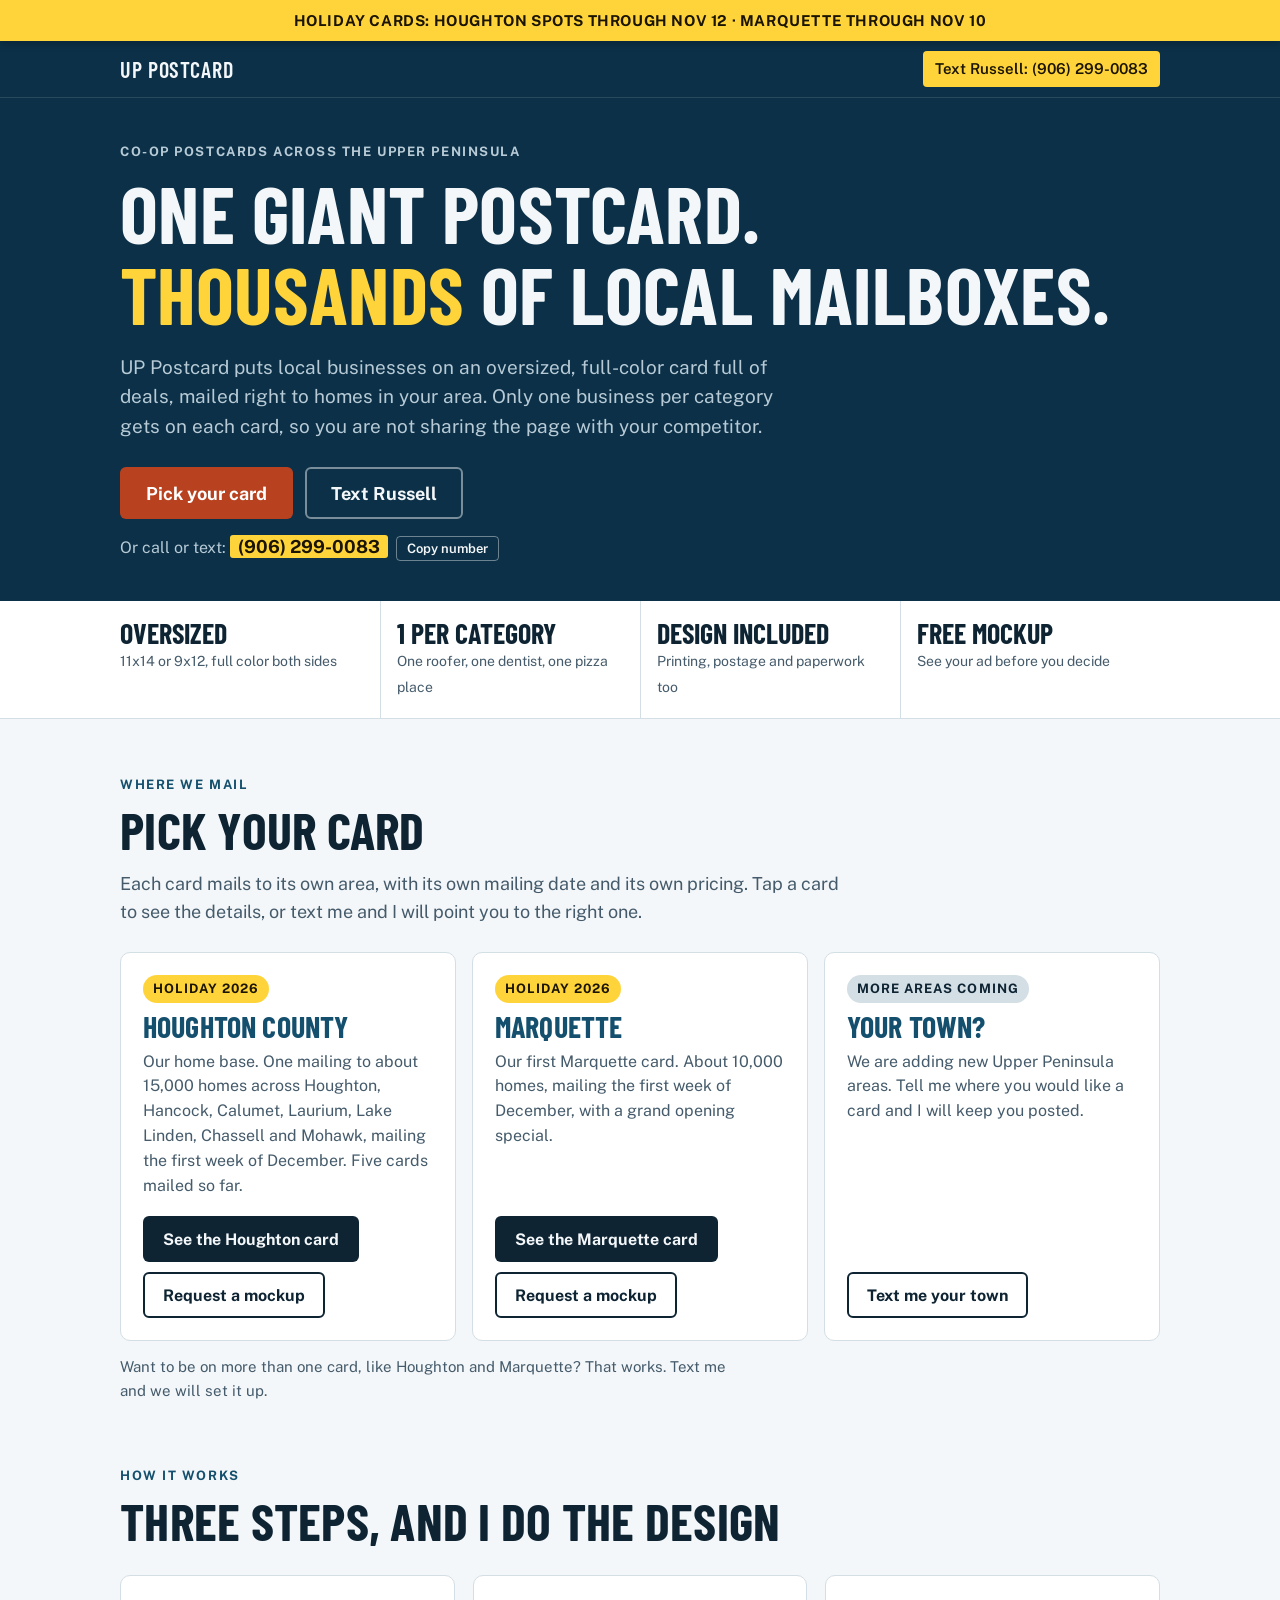
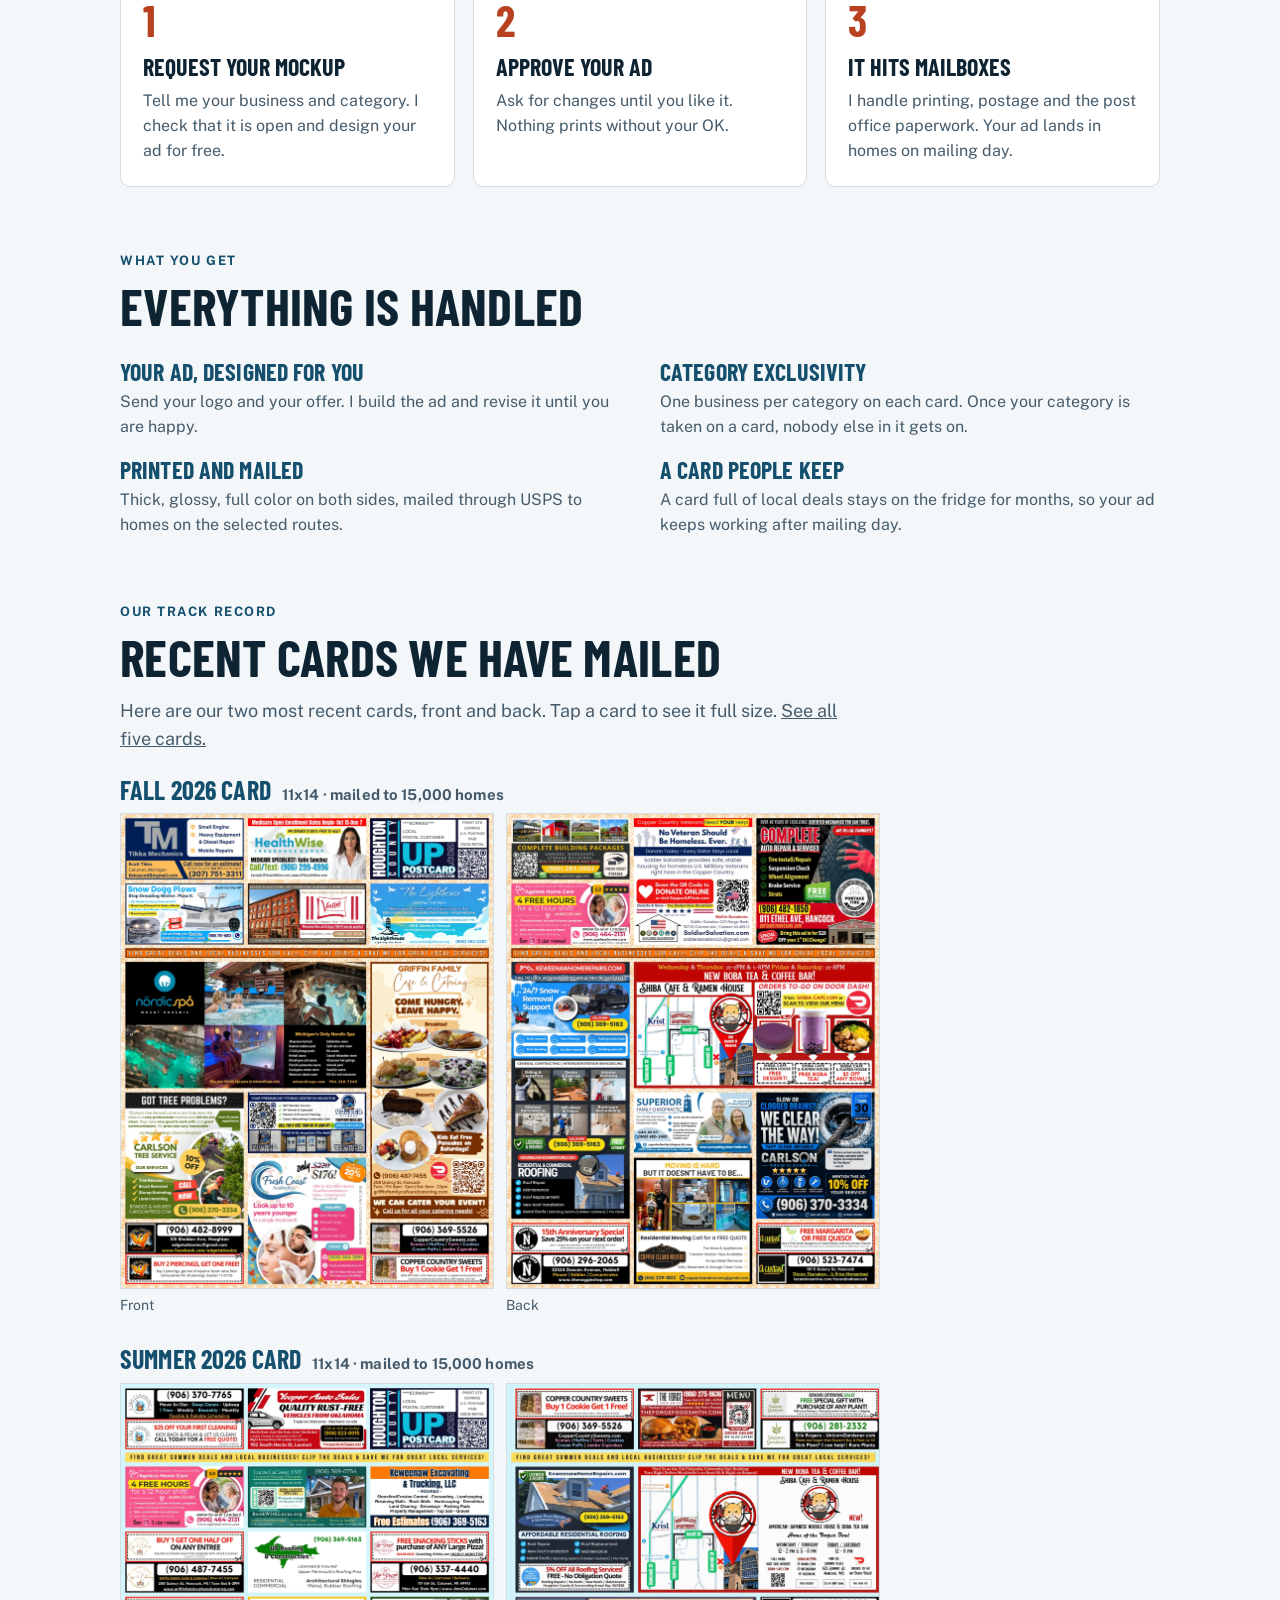
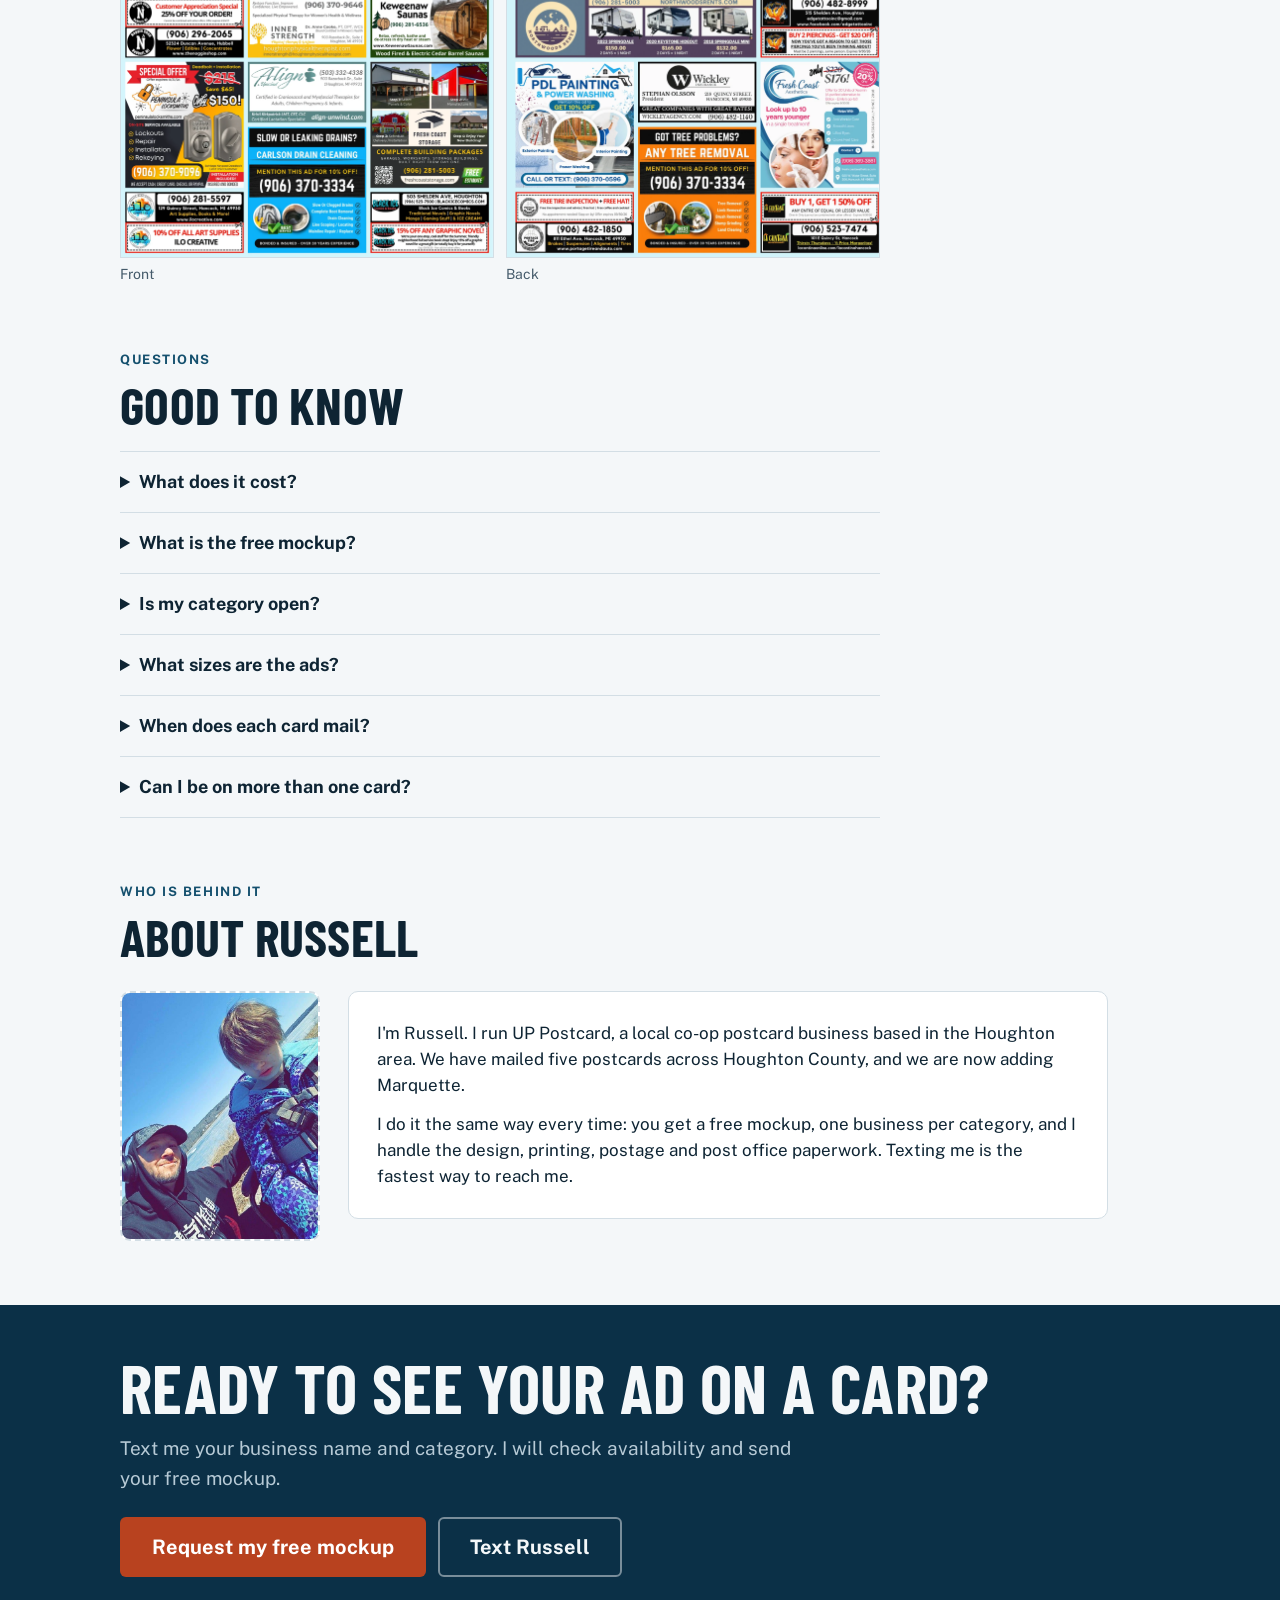
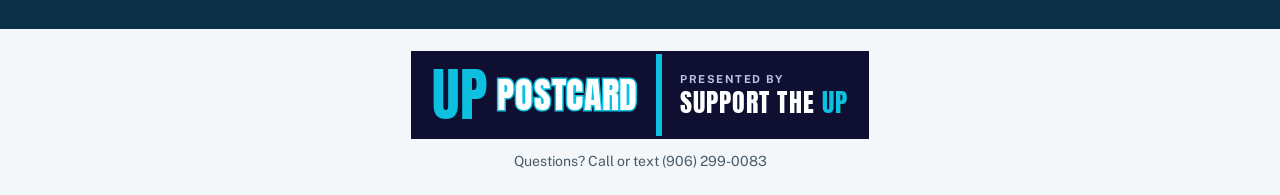
<file: index.html>
<!doctype html>
<html lang="en">
<head>
<meta charset="utf-8">
<meta name="viewport" content="width=device-width, initial-scale=1, viewport-fit=cover">
<title>UP Postcard: Giant Local Postcards for Upper Peninsula Businesses</title>
<meta name="description" content="Oversized co-op postcards packed with local deals, mailed to thousands of Upper Peninsula homes. One business per category. Design, printing and postage included.">
<meta property="og:title" content="UP Postcard: Giant Local Postcards for Upper Peninsula Businesses"><meta property="og:description" content="Oversized co-op postcards packed with local deals, mailed to thousands of Upper Peninsula homes. One business per category. Design, printing and postage included."><meta property="og:type" content="website">
<link rel="canonical" href="https://uppostcard.com/">
<link rel="preconnect" href="https://fonts.googleapis.com">
<link rel="preconnect" href="https://fonts.gstatic.com" crossorigin>
<link href="https://fonts.googleapis.com/css2?family=Anton&family=Barlow+Condensed:wght@600;700&family=Public+Sans:wght@400;600;700&display=swap" rel="stylesheet">
<link rel="stylesheet" href="styles.css?v=4">
<link rel="icon" href="/favicon.ico" sizes="any"><link rel="icon" type="image/png" sizes="48x48" href="/img/favicon-48.png"><link rel="apple-touch-icon" href="/img/apple-touch-icon.png"></head>
<body>
<div class="deadline band" id="dl">
  <div class="wrap"><span class="dl-label">Holiday cards: Houghton spots through Nov 12 &middot; Marquette through Nov 10</span></div>
</div>
<header class="topbar band">
  <div class="wrap">
    <a class="brand" href="/" style="background:none;color:inherit;padding:0;font-size:22px">UP Postcard</a>
    <a href="sms:+19062990083?&body=Hi%20Russell%2C%20I%27d%20like%20a%20free%20mockup%20for%20UP%20Postcard.%20My%20business%20is%3A%20">Text Russell: (906) 299-0083</a>
  </div>
</header>

<section class="hero band">
  <div class="wrap">
    <p class="label" style="color: var(--hero-muted)">Co-op postcards across the Upper Peninsula</p>
    <h1 style="margin-top:10px">One giant postcard. <em>Thousands</em> of local mailboxes.</h1>
    <p class="sub">UP Postcard puts local businesses on an oversized, full-color card full of deals, mailed right to homes in your area. Only one business per category gets on each card, so you are not sharing the page with your competitor.</p>
    <div class="cta-row">
      <a class="btn primary" href="#areas">Pick your card</a>
      <a class="btn ghost" href="sms:+19062990083?&body=Hi%20Russell%2C%20I%27d%20like%20a%20free%20mockup%20for%20UP%20Postcard.%20My%20business%20is%3A%20">Text Russell</a>
    </div>
    <p class="numline">Or call or text: <strong id="num">(906) 299-0083</strong><button class="copy" id="copy" type="button">Copy number</button></p>
  </div>
</section>

<div class="facts band">
  <div class="wrap">
    <div class="fact"><b>Oversized</b><span>11x14 or 9x12, full color both sides</span></div>
    <div class="fact"><b>1 per category</b><span>One roofer, one dentist, one pizza place</span></div>
    <div class="fact"><b>Design included</b><span>Printing, postage and paperwork too</span></div>
    <div class="fact"><b>Free mockup</b><span>See your ad before you decide</span></div>
  </div>
</div>

<section class="s band" id="areas">
  <div class="wrap">
    <p class="label">Where we mail</p>
    <h2>Pick your card</h2>
    <p class="lead">Each card mails to its own area, with its own mailing date and its own pricing. Tap a card to see the details, or text me and I will point you to the right one.</p>
    <div class="areas">
      <article class="area">
        <span class="st">Holiday 2026</span>
        <h3>Houghton County</h3>
        <p>Our home base. One mailing to about 15,000 homes across Houghton, Hancock, Calumet, Laurium, Lake Linden, Chassell and Mohawk, mailing the first week of December. Five cards mailed so far.</p>
        <div class="btns"><a class="btn sm dark" href="houghton/">See the Houghton card</a><a class="btn sm line" href="sms:+19062990083?&body=Hi%20Russell%2C%20I%27d%20like%20a%20free%20mockup%20for%20the%20Houghton%20County%20postcard.%20My%20business%20is%3A%20">Request a mockup</a></div>
      </article>
      <article class="area">
        <span class="st">Holiday 2026</span>
        <h3>Marquette</h3>
        <p>Our first Marquette card. About 10,000 homes, mailing the first week of December, with a grand opening special.</p>
        <div class="btns"><a class="btn sm dark" href="https://marquettepostcard.com">See the Marquette card</a><a class="btn sm line" href="sms:+19062990083?&body=Hi%20Russell%2C%20I%27d%20like%20a%20free%20mockup%20for%20the%20holiday%202026%20Marquette%20postcard.%20My%20business%20is%3A%20">Request a mockup</a></div>
      </article>
      <article class="area">
        <span class="st soon">More areas coming</span>
        <h3>Your town?</h3>
        <p>We are adding new Upper Peninsula areas. Tell me where you would like a card and I will keep you posted.</p>
        <div class="btns"><a class="btn sm line" href="sms:+19062990083?&body=Hi%20Russell%2C%20I%27d%20like%20to%20see%20a%20UP%20Postcard%20in%20my%20area.%20My%20town%20is%3A%20">Text me your town</a></div>
      </article>
    </div>
    <p class="note">Want to be on more than one card, like Houghton and Marquette? That works. Text me and we will set it up.</p>
  </div>
</section>

<section class="s band" id="how">
  <div class="wrap">
    <p class="label">How it works</p>
    <h2>Three steps, and I do the design</h2>
    <ol class="steps">
      <li><b>Request your mockup</b><span>Tell me your business and category. I check that it is open and design your ad for free.</span></li>
      <li><b>Approve your ad</b><span>Ask for changes until you like it. Nothing prints without your OK.</span></li>
      <li><b>It hits mailboxes</b><span>I handle printing, postage and the post office paperwork. Your ad lands in homes on mailing day.</span></li>
    </ol>
  </div>
</section>

<section class="s band" id="included">
  <div class="wrap">
    <p class="label">What you get</p>
    <h2>Everything is handled</h2>
    <div class="cols">
      <div class="item"><h3>Your ad, designed for you</h3><p>Send your logo and your offer. I build the ad and revise it until you are happy.</p></div>
      <div class="item"><h3>Category exclusivity</h3><p>One business per category on each card. Once your category is taken on a card, nobody else in it gets on.</p></div>
      <div class="item"><h3>Printed and mailed</h3><p>Thick, glossy, full color on both sides, mailed through USPS to homes on the selected routes.</p></div>
      <div class="item"><h3>A card people keep</h3><p>A card full of local deals stays on the fridge for months, so your ad keeps working after mailing day.</p></div>
    </div>
  </div>
</section>

<section class="s band" id="past">
  <div class="wrap">
    <p class="label">Our track record</p>
    <h2>Recent cards we have mailed</h2>
    <p class="lead">Here are our two most recent cards, front and back. Tap a card to see it full size. <a href="houghton/#past">See all five cards.</a></p>
    <div class="pcards">
      <div class="pcard"><h3>Fall 2026 card <span>11x14 &middot; mailed to 15,000 homes</span></h3><div class="ppair p"><figure class="pt"><button class="frame" type="button" data-expand aria-label="Fall 2026 card, front"><img src="img/past/fall-front.webp" alt="Fall 2026 card, front" loading="lazy"></button><figcaption>Front</figcaption></figure><figure class="pt"><button class="frame" type="button" data-expand aria-label="Fall 2026 card, back"><img src="img/past/fall-back.webp" alt="Fall 2026 card, back" loading="lazy"></button><figcaption>Back</figcaption></figure></div></div>
      <div class="pcard"><h3>Summer 2026 card <span>11x14 &middot; mailed to 15,000 homes</span></h3><div class="ppair p"><figure class="pt"><button class="frame" type="button" data-expand aria-label="Summer 2026 card, front"><img src="img/past/summer-front.webp" alt="Summer 2026 card, front" loading="lazy"></button><figcaption>Front</figcaption></figure><figure class="pt"><button class="frame" type="button" data-expand aria-label="Summer 2026 card, back"><img src="img/past/summer-back.webp" alt="Summer 2026 card, back" loading="lazy"></button><figcaption>Back</figcaption></figure></div></div>
      </div>
  </div>
</section>

<section class="s band" id="faq">
  <div class="wrap">
    <p class="label">Questions</p>
    <h2>Good to know</h2>
    <div class="faq">
      <details><summary>What does it cost?</summary><p>Pricing is set for each card and depends on the area and what is going on that season. Text me and I will send current pricing for your area along with your free mockup.</p></details>
      <details><summary>What is the free mockup?</summary><p>I design your ad for free, using your logo, your offer and your info, so you can see exactly how it will look on the card. You can ask for changes, and you only move forward if you like it.</p></details>
      <details><summary>Is my category open?</summary><p>Each card has one business per category. Text me your business and category, and I will check it for the card you want.</p></details>
      <details><summary>What sizes are the ads?</summary><p>Coupon and single ads are 3.5 x 1.8 inches, doubles take two spots, and quadruples take four. Sizes can vary slightly by card, so I confirm them when we talk.</p></details>
      <details><summary>When does each card mail?</summary><p>Cards mail on a set date for each area, usually near the start of a season. Each area page shows the current date and ad deadline.</p></details>
      <details><summary>Can I be on more than one card?</summary><p>Yes. Many businesses want to reach more than one area. Text me and we will plan it together.</p></details>
      </div>
  </div>
</section>

<section class="s band" id="about">
  <div class="wrap">
    <p class="label">Who is behind it</p>
    <h2>About Russell</h2>
    <div class="about-row">
      <div class="photo-slot"><img src="img/russell.jpg" alt="Russell" loading="lazy"></div>
      <div class="about">
        <p>I'm Russell. I run UP Postcard, a local co-op postcard business based in the Houghton area. We have mailed five postcards across Houghton County, and we are now adding Marquette.</p>
        <p>I do it the same way every time: you get a free mockup, one business per category, and I handle the design, printing, postage and post office paperwork. Texting me is the fastest way to reach me.</p>
      </div>
    </div>
  </div>
</section>

<section class="cta-big band" style="margin-top:56px">
  <div class="wrap">
    <h2>Ready to see your ad on a card?</h2>
    <p>Text me your business name and category. I will check availability and send your free mockup.</p>
    <div class="cta-row">
      <a class="btn primary" href="sms:+19062990083?&body=Hi%20Russell%2C%20I%27d%20like%20a%20free%20mockup%20for%20UP%20Postcard.%20My%20business%20is%3A%20">Request my free mockup</a>
      <a class="btn ghost" href="sms:+19062990083">Text Russell</a>
    </div>
  </div>
</section>
<footer class="band"><div class="wrap sutwrap"><a class="sutlogo" href="./" aria-label="UP Postcard, presented by Support the UP"><span class="u"><span class="up">UP</span><span class="pc">Postcard</span></span><span class="bar"></span><span class="by"><small>Presented by</small><b>Support the <i>UP</i></b></span></a><p>Questions? Call or text (906) 299-0083</p></div></footer>

<nav class="sticky" aria-label="Contact Russell">
  <a class="t" href="sms:+19062990083?&body=Hi%20Russell%2C%20I%27d%20like%20a%20free%20mockup%20for%20UP%20Postcard.%20My%20business%20is%3A%20">Request free mockup</a>
  <a class="c" href="sms:+19062990083">Text</a>
</nav>

<div class="lb" id="lb" role="dialog" aria-label="Expanded image"><button type="button" id="lbx">Close</button><img alt="" id="lbi"></div>

<script>
(function () {
  var DEADLINE = new Date('2026-11-10T23:59:59-05:00');
  var dlt = document.getElementById('dlt');
  function pad(n) { return (n < 10 ? '0' : '') + n; }
  function tick() {
    if (!dlt) return;
    var ms = DEADLINE.getTime() - Date.now();
    if (isNaN(ms)) return;
    if (ms <= 0) { dlt.textContent = 'Deadline has passed. Text to ask about last spots.'; return; }
    var s = Math.floor(ms / 1000), d = Math.floor(s / 86400); s -= d * 86400;
    var h = Math.floor(s / 3600); s -= h * 3600; var m = Math.floor(s / 60); s -= m * 60;
    dlt.textContent = d + ' day' + (d === 1 ? '' : 's') + ' ' + pad(h) + ':' + pad(m) + ':' + pad(s) + ' left';
  }
  tick(); setInterval(tick, 1000);
})();
</script>
<script>
(function () {
  var btn = document.getElementById('copy'), num = document.getElementById('num');
  if (btn && num) btn.addEventListener('click', function () {
    function done() { btn.textContent = 'Copied'; setTimeout(function () { btn.textContent = 'Copy number'; }, 1800); }
    function fb() { try { var r = document.createRange(); r.selectNodeContents(num); var s = window.getSelection(); s.removeAllRanges(); s.addRange(r); btn.textContent = 'Selected'; } catch (e) {} }
    try { navigator.clipboard.writeText('(906) 299-0083').then(done, fb); } catch (e) { fb(); }
  });
  var lb = document.getElementById('lb'), lbi = document.getElementById('lbi'), lbx = document.getElementById('lbx');
  var fr = document.querySelectorAll('[data-expand]');
  for (var i = 0; i < fr.length; i++) (function (f) {
    f.classList.add('has-img');
    f.addEventListener('click', function () { var im = f.querySelector('img'); if (!im) return; lbi.src = im.currentSrc || im.src; lb.classList.add('on'); lbx.focus(); });
  })(fr[i]);
  function close() { lb.classList.remove('on'); lbi.removeAttribute('src'); }
  lbx.addEventListener('click', close);
  lb.addEventListener('click', function (e) { if (e.target === lb) close(); });
  document.addEventListener('keydown', function (e) { if (e.key === 'Escape') close(); });
})();
</script>
</body>
</html>
</file>
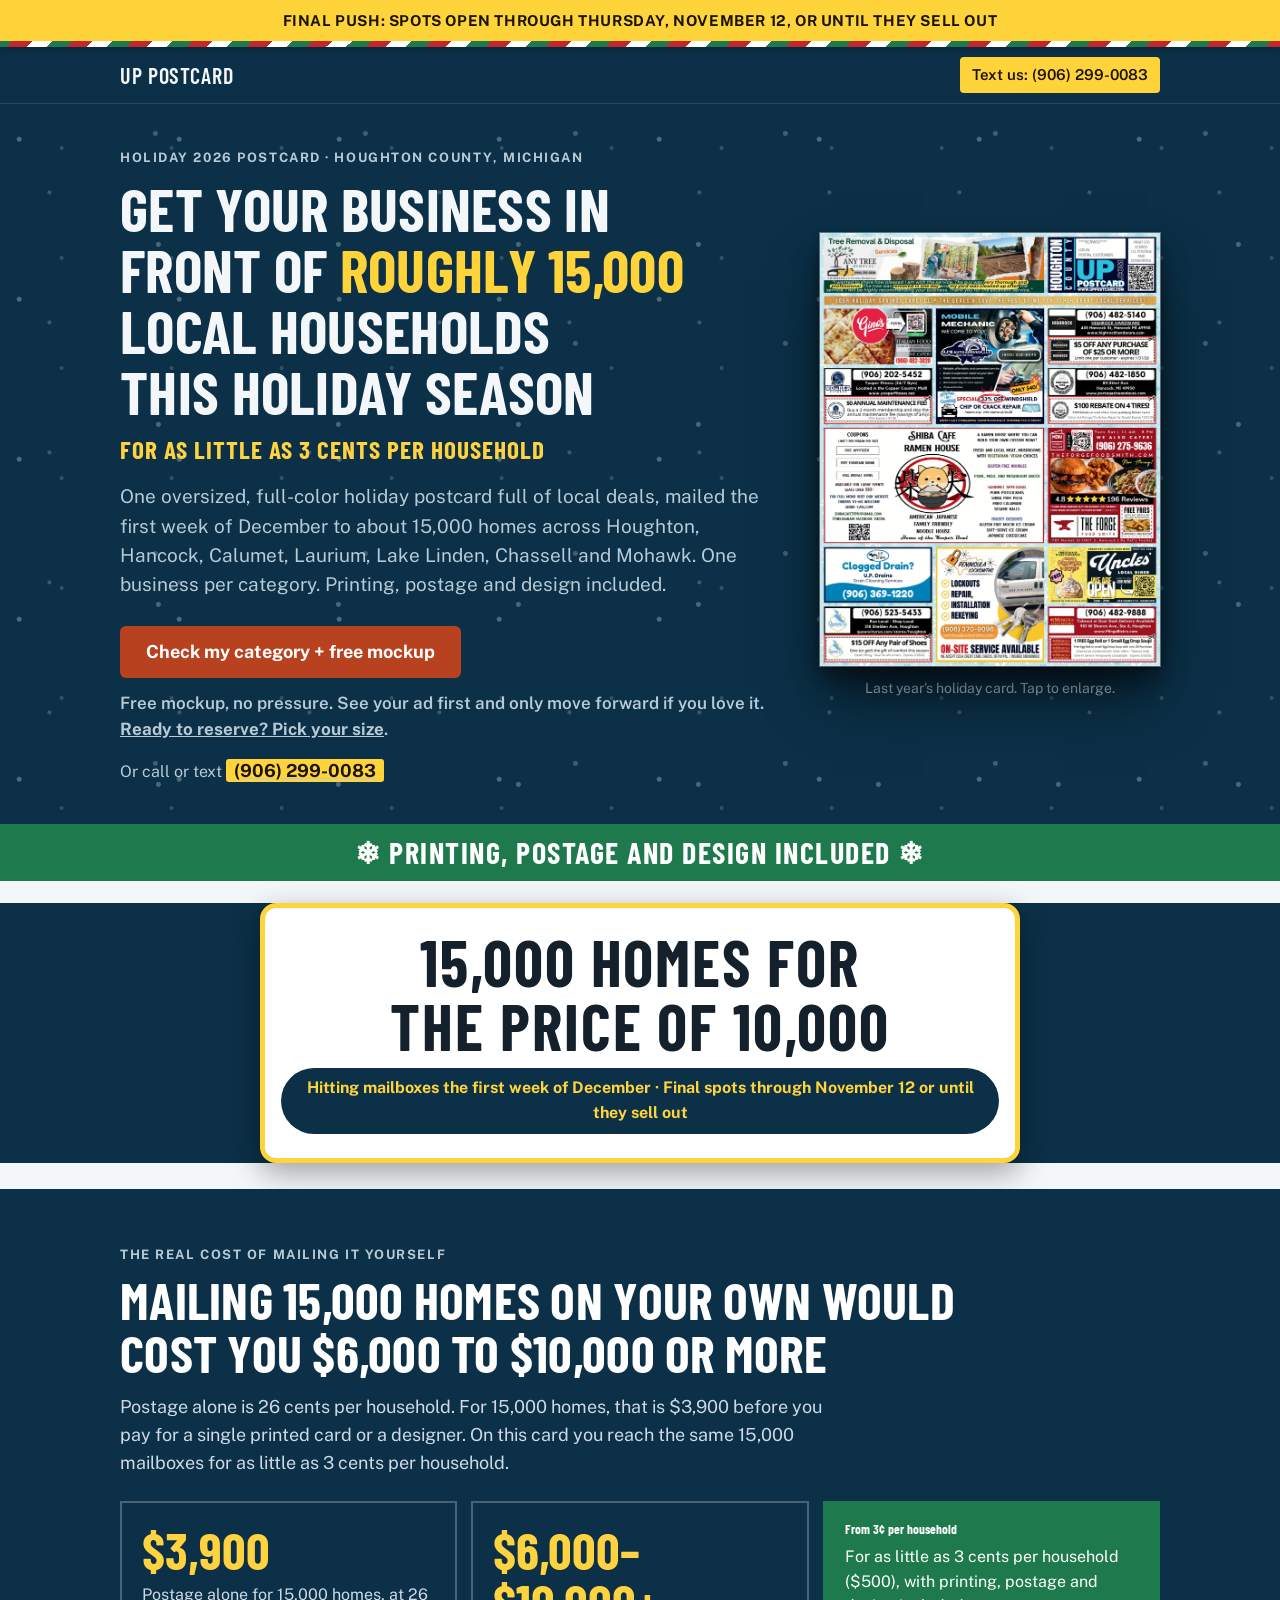
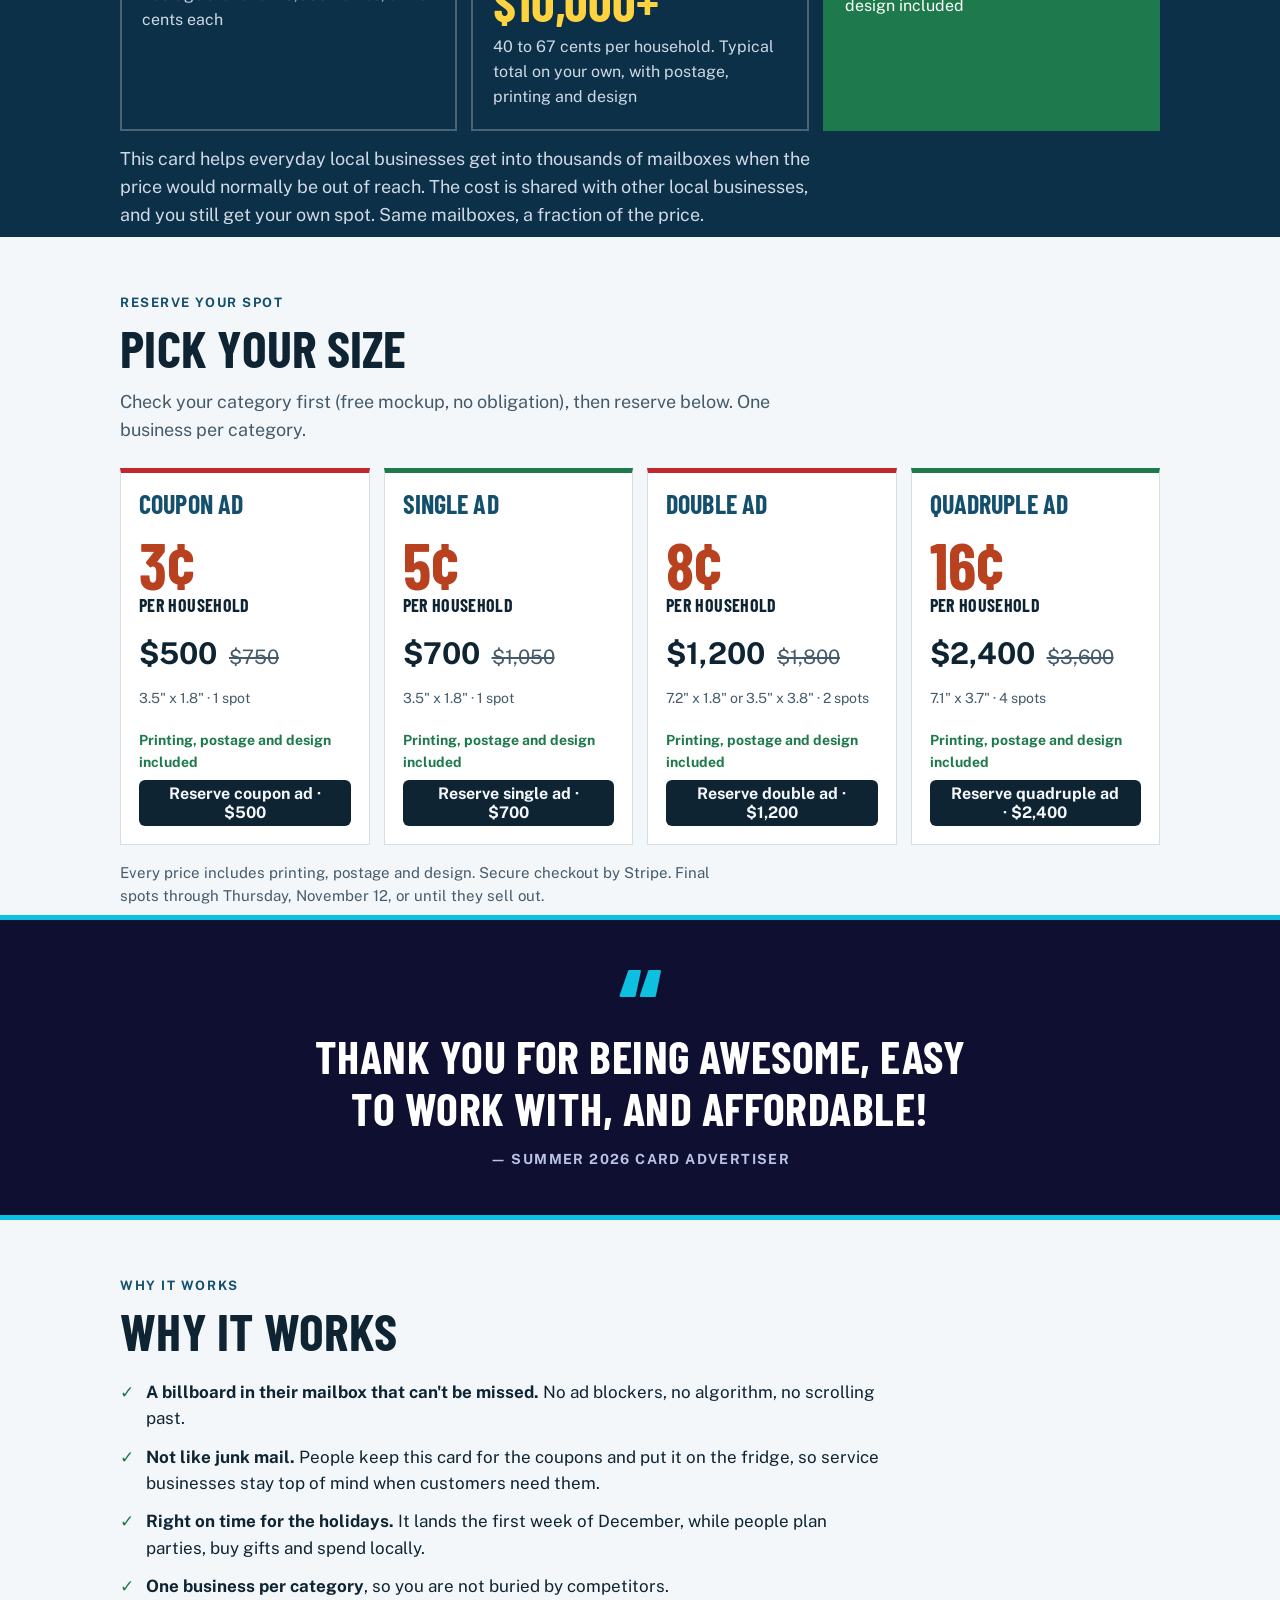
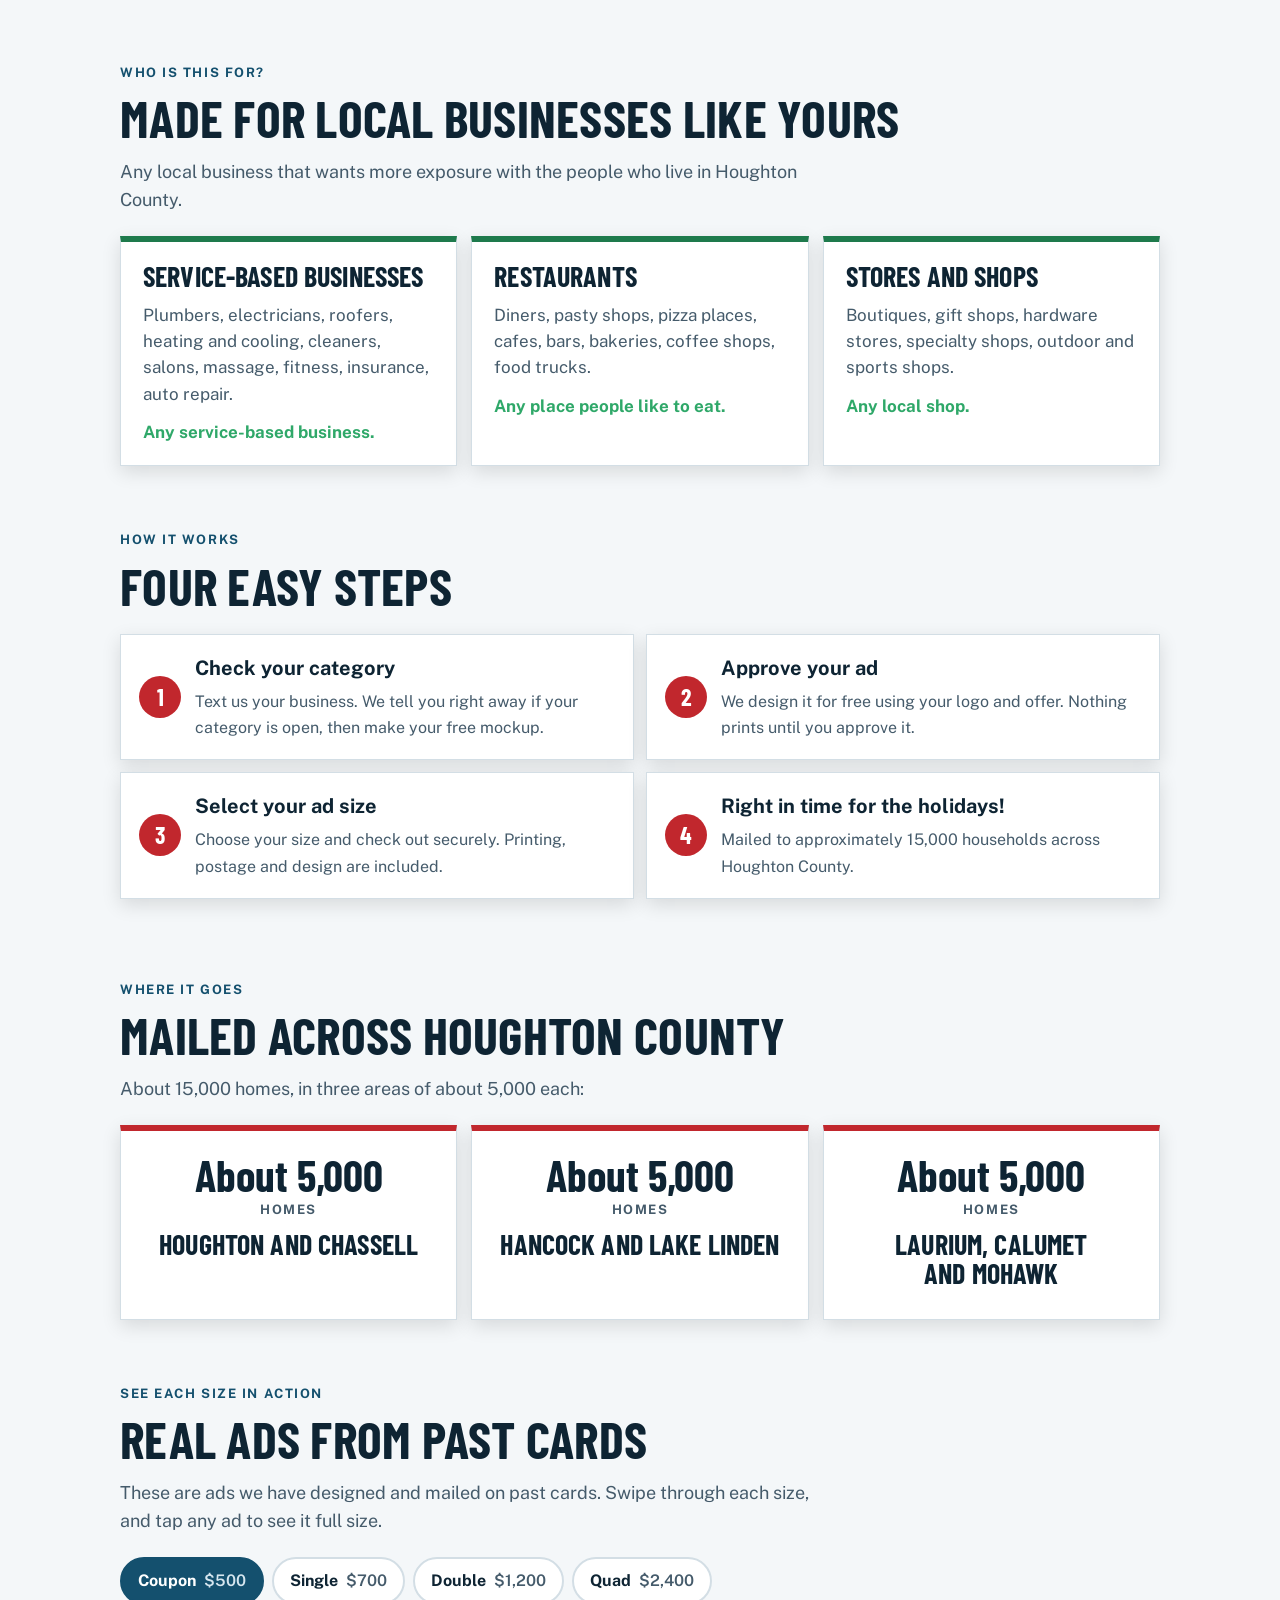
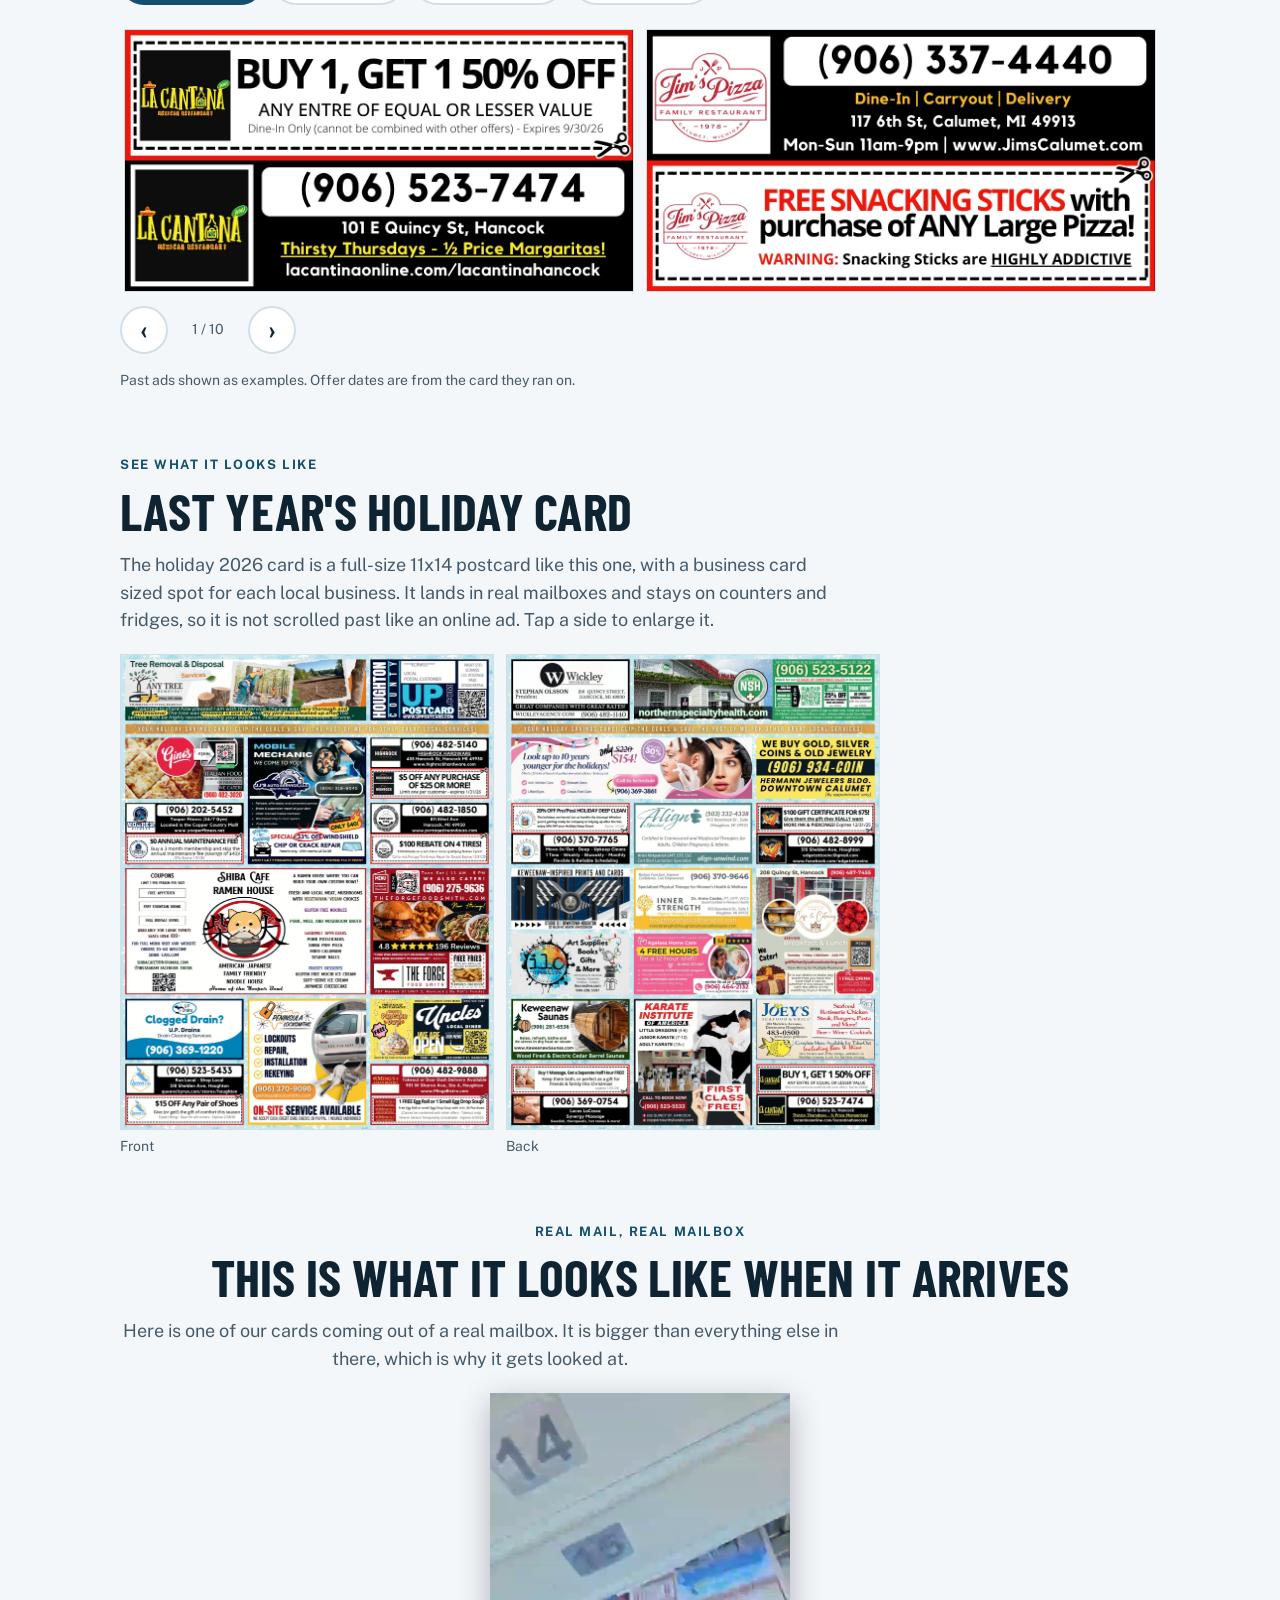
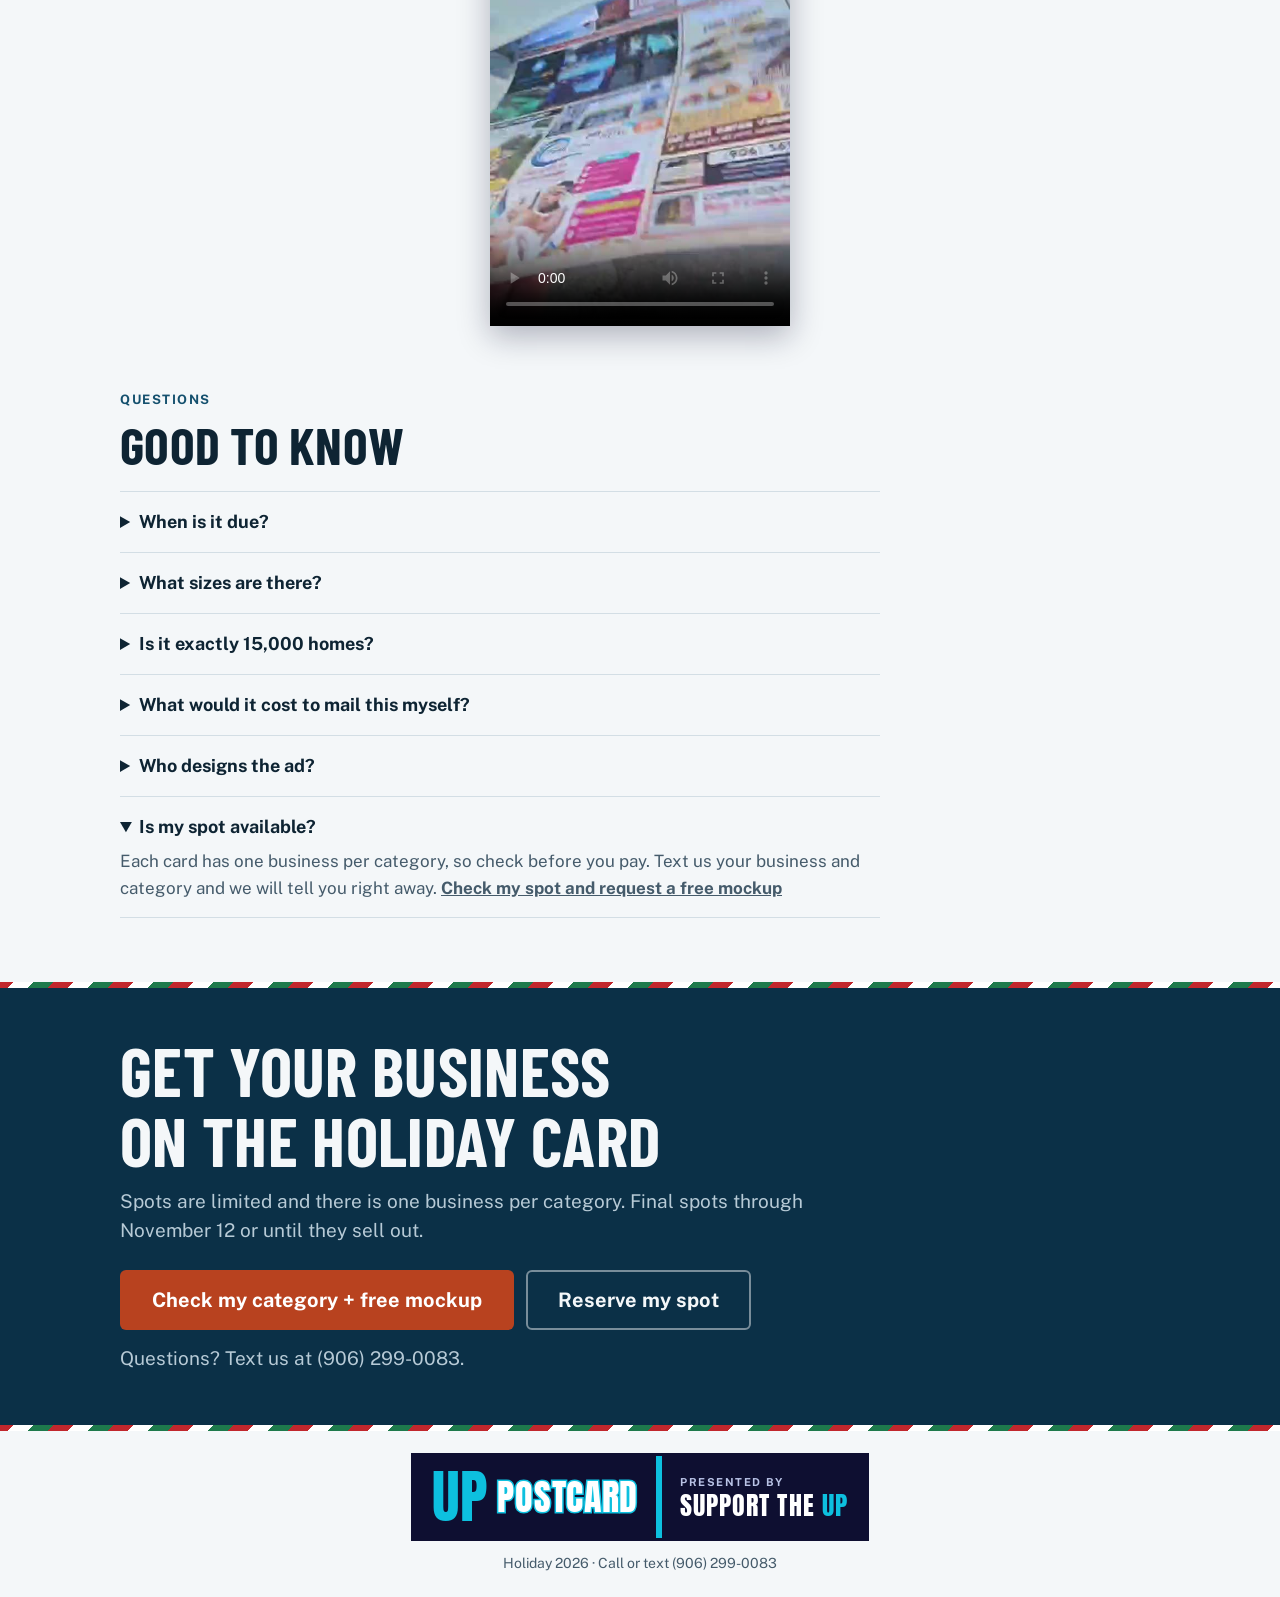
<file: holiday/index.html>
<!doctype html>
<html lang="en">
<head>
<meta charset="utf-8">
<meta name="viewport" content="width=device-width, initial-scale=1, viewport-fit=cover">
<title>2026 Holiday Postcard Ads: Reach About 15,000 Local Households | Support the UP</title>
<meta name="description" content="Put your business in about 15,000 Houghton County mailboxes this holiday season. From 3 cents per household, printing, postage and design included. 15,000 homes for the price of 10,000. Spots open through Nov 12 or until they sell out.">
<link rel="canonical" href="https://uppostcard.com/holiday/">
<meta property="og:type" content="website"><meta property="og:site_name" content="UP Postcard by Support the UP">
<meta property="og:title" content="2026 Holiday Postcard Ads: Reach About 15,000 Local Households | Support the UP"><meta property="og:description" content="Put your business in about 15,000 Houghton County mailboxes this holiday season. From 3 cents per household, printing, postage and design included. 15,000 homes for the price of 10,000. Spots open through Nov 12 or until they sell out.">
<meta property="og:url" content="https://uppostcard.com/holiday/"><meta property="og:image" content="https://uppostcard.com/img/og-holiday.jpg"><meta property="og:image:width" content="1200"><meta property="og:image:height" content="630">
<meta name="twitter:card" content="summary_large_image">
<script type="application/ld+json">{"@context":"https://schema.org","@type":"Product","name":"Holiday 2026 Postcard Ad Spot, Houghton County MI","description":"An ad spot on an oversized, full-color co-op holiday postcard mailed to about 15,000 homes across Houghton, Hancock, Calumet, Laurium, Lake Linden, Chassell and Mohawk, Michigan. One business per category. Design, printing and postage included.","brand":{"@type":"Brand","name":"UP Postcard by Support the UP"},"image":"https://uppostcard.com/img/og-holiday.jpg","offers":[{"@type":"Offer","name":"Coupon ad","price":"500","priceCurrency":"USD","priceValidUntil":"2026-11-12","availability":"https://schema.org/LimitedAvailability","url":"https://uppostcard.com/holiday/"},{"@type":"Offer","name":"Single ad","price":"700","priceCurrency":"USD","priceValidUntil":"2026-11-12","availability":"https://schema.org/LimitedAvailability","url":"https://uppostcard.com/holiday/"},{"@type":"Offer","name":"Double ad","price":"1200","priceCurrency":"USD","priceValidUntil":"2026-11-12","availability":"https://schema.org/LimitedAvailability","url":"https://uppostcard.com/holiday/"},{"@type":"Offer","name":"Quadruple ad","price":"2400","priceCurrency":"USD","priceValidUntil":"2026-11-12","availability":"https://schema.org/LimitedAvailability","url":"https://uppostcard.com/holiday/"}]}</script>
<link rel="preconnect" href="https://fonts.googleapis.com">
<link rel="preconnect" href="https://fonts.gstatic.com" crossorigin>
<link href="https://fonts.googleapis.com/css2?family=Anton&family=Barlow+Condensed:wght@600;700&family=Public+Sans:wght@400;600;700&display=swap" rel="stylesheet">
<link rel="stylesheet" href="../styles.css?v=4">
<style>
.res{margin-top:24px;display:grid;grid-template-columns:repeat(4,minmax(0,1fr));gap:14px}
.rc{background:var(--surface);border:1px solid var(--line);padding:18px;display:flex;flex-direction:column;gap:6px}
.rc h3{font-size:26px;text-transform:uppercase;color:var(--lake)}
.rc .hhbig{font-size:64px}.rc .hhbig span{font-size:18px;display:block;margin:6px 0 0}
.rc .btn{margin-top:auto;text-align:center;justify-content:center}
.rc .price2{margin-bottom:10px}
.gate{margin-top:22px;border-left:6px solid var(--rust);padding:12px 16px;background:var(--surface);max-width:760px}
.gate p{margin:0}
.why{margin:22px 0 0;padding:0;list-style:none;display:grid;gap:12px;max-width:760px}
.why li{padding-left:26px;position:relative}.why li::before{content:"\2713";position:absolute;left:0;color:var(--rust);font-weight:700}
@media (max-width:900px){.res{grid-template-columns:repeat(2,minmax(0,1fr))}}
@media (max-width:520px){.res{grid-template-columns:1fr}}

.h1b{display:block;margin-top:14px;font-size:.42em;letter-spacing:.04em;color:#ffd23f;line-height:1.1}
.reassure{margin:12px 0 0;color:var(--hero-muted);font-weight:600}
.hero{background-image:radial-gradient(circle at 12% 22%,rgba(255,255,255,.28) 0 2px,transparent 3px),radial-gradient(circle at 74% 14%,rgba(255,255,255,.22) 0 2px,transparent 3px),radial-gradient(circle at 38% 68%,rgba(255,255,255,.2) 0 1.5px,transparent 2.5px),radial-gradient(circle at 88% 78%,rgba(255,255,255,.26) 0 2px,transparent 3px),radial-gradient(circle at 56% 40%,rgba(255,255,255,.16) 0 1.5px,transparent 2.5px);background-size:160px 160px,210px 210px,130px 130px,180px 180px,110px 110px}
.deadline,.cta-big,footer{border-top:6px solid transparent;border-image:repeating-linear-gradient(135deg,#c1272d 0 14px,#fff 14px 28px,#1e7a4c 28px 42px) 6}
.deadline{border-top:0;border-bottom:6px solid transparent}
.incl{background:#1e7a4c;color:#fff}.incl .wrap{text-align:center;padding-block:12px;font-family:var(--font-display);font-weight:700;font-size:min(5.4vw,30px);letter-spacing:.05em;text-transform:uppercase;line-height:1.1}
.inc{margin:4px 0 0;font-size:14px;font-weight:700;color:#1e7a4c}.inc.big{margin-top:14px;font-size:17px}
@media (prefers-color-scheme:dark){.inc{color:#58c58d}}
.wmy .wh{color:var(--rust)}.wmy .wp b{color:var(--ink)}
.rc:nth-child(odd){border-top:5px solid #c1272d}.rc:nth-child(even){border-top:5px solid #1e7a4c}
.why li::before{color:#1e7a4c}
.tl{margin:24px 0 0;padding:0;list-style:none;display:grid;grid-template-columns:repeat(4,minmax(0,1fr));gap:14px}
.tl li{background:var(--surface);border:1px solid var(--line);border-top:5px solid #c1272d;padding:16px}.tl li:nth-child(even){border-top-color:#1e7a4c}
.tl b{display:block;font-family:var(--font-display);font-size:24px;text-transform:uppercase;line-height:1.05}
.tl span{display:block;margin-top:6px;color:var(--muted)}
.cols2{margin-top:22px;display:grid;grid-template-columns:1fr 1fr;gap:18px;max-width:900px}.cols2 h3{font-size:24px;text-transform:uppercase;color:var(--lake)}.cols2 p{margin:6px 0 0}
@media (max-width:900px){.tl{grid-template-columns:repeat(2,minmax(0,1fr))}}
@media (max-width:640px){.cols2{grid-template-columns:1fr}.tl{grid-template-columns:1fr}}

.cta-row .btn{justify-content:center;text-align:center}
@media (max-width:640px){.cta-row{flex-direction:column;align-items:stretch}.cta-row .btn{width:100%;min-height:54px}.numline{margin-top:14px}}
.reassure a{color:inherit;text-decoration:underline;font-weight:700}
.numline a{color:inherit}
.lead.small{font-size:15px;margin-top:16px}
.plans{margin-top:18px;display:inline-flex;gap:0;border:2px solid var(--ink);border-radius:999px;overflow:hidden}
.plans[hidden]{display:none}
.plans button{border:0;background:transparent;color:var(--ink);font:700 16px var(--font-body);padding:10px 18px;cursor:pointer}
.plans button[aria-pressed="true"]{background:var(--ink);color:var(--bg)}
nav.sticky{transition:transform .2s;transform:translateY(110%)}nav.sticky:not(.show){visibility:hidden}nav.sticky.show{transform:none}
nav.sticky .one{flex:1}
@media (min-width:861px){nav.sticky{display:none}}

.herogrid{display:grid;grid-template-columns:minmax(0,1fr) 340px;gap:44px;align-items:center}
.herotxt{min-width:0}
.herocard{margin:0}
.herocard button{display:block;width:100%;padding:0;border:0;background:none;cursor:zoom-in}
.herocard{position:relative}
.herocard::before{content:"";position:absolute;inset:8% -10% -4%;background:radial-gradient(closest-side,rgba(255,255,255,.22),transparent 70%);z-index:0;pointer-events:none}
.herocard button{position:relative;z-index:1}
.herocard img{width:100%;height:auto;display:block;border-radius:0;outline:1px solid rgba(255,255,255,.35);box-shadow:0 36px 60px -12px rgba(0,0,0,.65),0 14px 24px rgba(0,0,0,.4),0 2px 4px rgba(0,0,0,.5);transform:translateY(0);animation:cardfloat 5s ease-in-out infinite}
@keyframes cardfloat{0%,100%{transform:translateY(0)}50%{transform:translateY(-8px)}}
@media (prefers-reduced-motion:reduce){.herocard img{animation:none}}
.herocard figcaption{color:var(--hero-muted);font-size:14px;margin-top:12px;text-align:center}
@media (max-width:860px){.herogrid{grid-template-columns:1fr;gap:26px}.herocard{max-width:300px;margin:0 auto}}
.herotxt h1{font-size:clamp(34px,5vw,60px)}
.diy{background:var(--hero-bg);color:#fff}.diy .label{color:var(--hero-muted)}.diy h2{color:#fff}.diy .lead{color:#cfd9e6}
.cmp{margin-top:24px;display:grid;grid-template-columns:repeat(3,minmax(0,1fr));gap:14px}
.cm{border:2px solid rgba(255,255,255,.25);padding:20px;display:flex;flex-direction:column;gap:8px}
.cm .n{font-family:var(--font-display);font-weight:700;font-size:clamp(34px,6vw,52px);line-height:1;color:#ffd23f}
.cm .d{font-size:16px;color:#cfd9e6}
.cm.win{background:#1e7a4c;border-color:#1e7a4c}.cm.win .n{color:#fff}.cm.win .d{color:#fff}
.cmpnote{margin-top:18px}
@media (max-width:760px){.cmp{grid-template-columns:1fr}}
.hero{overflow:hidden}

.wg{display:grid;gap:14px;margin-top:22px;grid-template-columns:1fr}.wg article{background:var(--surface);border:1px solid var(--line);border-top:6px solid #1e7a4c;padding:20px 22px;box-shadow:0 6px 18px rgba(0,0,0,.12)}.wg h3{margin:0 0 10px;font-size:28px;line-height:1.05;text-transform:uppercase;color:var(--ink)}.wg p{margin:0;color:var(--muted);font-size:17px}.wg .more{margin-top:12px;font-weight:700;color:#2fa869}
.wg.areas article{text-align:center;border-top-color:#c1272d}.wg.areas .big{display:block;font-family:var(--font-display);font-weight:700;font-size:44px;line-height:1;color:var(--ink);margin-top:2px}.wg.areas .big small{display:block;font-family:var(--font-body);font-size:13px;font-weight:700;letter-spacing:.12em;text-transform:uppercase;color:var(--muted);margin-top:6px}
.stp{display:grid;gap:12px;margin-top:22px;grid-template-columns:1fr;counter-reset:st;padding:0}.stp li{list-style:none;position:relative;background:var(--surface);border:1px solid var(--line);padding:18px 20px 18px 74px;box-shadow:0 6px 18px rgba(0,0,0,.12)}.stp li:before{counter-increment:st;content:counter(st);position:absolute;left:18px;top:50%;transform:translateY(-50%);width:42px;height:42px;border-radius:50%;background:#c1272d;color:#fff;font:700 24px/42px var(--font-display);text-align:center}.stp b{display:block;font-size:20px;color:var(--ink);margin-bottom:4px}.stp span{color:var(--muted);font-size:16px}
.qt{margin:24px auto 0;max-width:640px;background:var(--surface);border-left:6px solid #c1272d;padding:18px 22px;font-size:20px;line-height:1.35;color:var(--ink)}.qt cite{display:block;margin-top:10px;font-size:14px;font-style:normal;color:var(--muted);font-weight:700}
.adg{display:grid;gap:12px;grid-template-columns:repeat(2,1fr);margin-top:22px}.adg button{display:block;width:100%;padding:0;border:0;background:var(--surface);box-shadow:0 4px 14px rgba(0,0,0,.25);cursor:zoom-in}.adg img{display:block;width:100%;height:auto}
@media(min-width:760px){.wg{grid-template-columns:repeat(3,1fr)}.stp{grid-template-columns:repeat(2,1fr)}.adg{grid-template-columns:repeat(3,1fr)}}
.qband{background:#0e0f31;color:#fff;border-block:5px solid #0dc0df;text-align:center;padding-block:44px}.qband .wrap{max-width:780px}.qband .qm{display:block;font:700 120px/0.7 var(--font-display);color:#0dc0df;height:52px}.qband blockquote{margin:14px 0 0;font:700 clamp(28px,6vw,46px)/1.12 var(--font-display);text-transform:uppercase;letter-spacing:.01em;text-wrap:balance}.qband .qc{margin-top:16px;font-weight:700;letter-spacing:.1em;text-transform:uppercase;font-size:14px;color:#b9c3e6}
</style>
<link rel="icon" href="/favicon.ico" sizes="any"><link rel="icon" type="image/png" sizes="48x48" href="/img/favicon-48.png"><link rel="apple-touch-icon" href="/img/apple-touch-icon.png"></head>
<body>
<div class="deadline band" id="dl">
  <div class="wrap"><span class="dl-label">Final push: spots open through Thursday, November 12, or until they sell out</span></div>
</div>
<header class="topbar band">
  <div class="wrap">
    <a class="brand" href="../" style="background:none;color:inherit;padding:0;font-size:22px">UP Postcard</a>
    <a href="sms:+19062990083">Text us: (906) 299-0083</a>
  </div>
</header>

<section class="hero band">
  <div class="wrap herogrid"><div class="herotxt">
    <p class="label" style="color: var(--hero-muted)">Holiday 2026 postcard &middot; Houghton County, Michigan</p>
    <h1 style="margin-top:10px">Get Your Business in Front of <em>Roughly 15,000</em> Local Households This Holiday Season<span class="h1b">For as little as 3 cents per household</span></h1>
    <p class="sub">One oversized, full-color holiday postcard full of local deals, mailed the first week of December to about 15,000 homes across Houghton, Hancock, Calumet, Laurium, Lake Linden, Chassell and Mohawk. One business per category. Printing, postage and design included.</p>
    <div class="cta-row"><a class="btn primary" data-msg="check" href="sms:+19062990083?&body=Hi%20there%2C%20I%27d%20like%20to%20check%20my%20category%20and%20get%20a%20free%20mockup%20for%20the%20Houghton%20County%20holiday%20postcard.%20My%20business%20is%3A%20">Check my category + free mockup</a></div>
    <p class="reassure">Free mockup, no pressure. See your ad first and only move forward if you love it. <a href="#reserve">Ready to reserve? Pick your size</a>.</p>
    <p class="numline">Or call or text <a href="tel:+19062990083"><strong>(906) 299-0083</strong></a></p>
  </div><figure class="herocard"><button type="button" data-expand aria-label="Open last year's holiday card full size"><img src="../img/past/holiday-front.webp" alt="Last year's UP Postcard holiday card, full of local business ads" width="1500" height="1909"></button><figcaption>Last year's holiday card. Tap to enlarge.</figcaption></figure></div>
</section>

<div class="incl band"><div class="wrap"><span>&#10052; Printing, postage and design included &#10052;</span></div></div>

<section class="offer" aria-label="Holiday offer">
  <div class="band"><div class="wrap offer-main">
    <p class="anysize" style="margin-top:0;font-size:min(10vw,64px);white-space:normal;text-wrap:balance">15,000 homes for the price of 10,000</p>
    <p class="when">Hitting mailboxes the first week of December &middot; Final spots through November 12 or until they sell out</p>
  </div></div>
</section>

<section class="s band diy" id="diy">
  <div class="wrap">
    <p class="label">The real cost of mailing it yourself</p>
    <h2>Mailing 15,000 homes on your own would cost you $6,000 to $10,000 or more</h2>
    <p class="lead">Postage alone is 26 cents per household. For 15,000 homes, that is $3,900 before you pay for a single printed card or a designer. On this card you reach the same 15,000 mailboxes for as little as 3 cents per household.</p>
    <div class="cmp">
      <div class="cm"><span class="n">$3,900</span><span class="d">Postage alone for 15,000 homes, at 26 cents each</span></div>
      <div class="cm"><span class="n">$6,000&ndash;$10,000+</span><span class="d">40 to 67 cents per household. Typical total on your own, with postage, printing and design</span></div>
      <div class="cm win"><span class="n" style="font-size:.78em;line-height:1.05">From 3&cent; per household</span><span class="d">For as little as 3 cents per household ($500), with printing, postage and design included</span></div>
    </div>
    <p class="lead cmpnote">This card helps everyday local businesses get into thousands of mailboxes when the price would normally be out of reach. The cost is shared with other local businesses, and you still get your own spot. Same mailboxes, a fraction of the price.</p>
  </div>
</section>

<section class="s band" id="reserve">
  <div class="wrap">
    <p class="label">Reserve your spot</p>
    <h2>Pick your size</h2>
    <p class="lead">Check your category first (free mockup, no obligation), then reserve below. One business per category.</p>
    <div class="plans" id="plans" role="group" aria-label="Payment option" hidden></div>
    <div class="res">
      <div class="rc"><h3>Coupon ad</h3><div class="hhbig">3&cent;<span>per household</span></div><div class="price2"><b>$500</b><s>$750</s><small>3.5" x 1.8" · 1 spot</small></div><p class="inc">Printing, postage and design included</p><a class="btn sm dark pay" data-pay="coupon" href="sms:+19062990083?&body=Hi%20there%2C%20I%27d%20like%20to%20reserve%20a%20coupon%20ad%20(%24500)%20on%20the%20Houghton%20County%20holiday%20postcard.%20My%20business%20is%3A%20">Reserve coupon ad &middot; $500</a></div>
      <div class="rc"><h3>Single ad</h3><div class="hhbig">5&cent;<span>per household</span></div><div class="price2"><b>$700</b><s>$1,050</s><small>3.5" x 1.8" · 1 spot</small></div><p class="inc">Printing, postage and design included</p><a class="btn sm dark pay" data-pay="single" href="sms:+19062990083?&body=Hi%20there%2C%20I%27d%20like%20to%20reserve%20a%20single%20ad%20(%24700)%20on%20the%20Houghton%20County%20holiday%20postcard.%20My%20business%20is%3A%20">Reserve single ad &middot; $700</a></div>
      <div class="rc"><h3>Double ad</h3><div class="hhbig">8&cent;<span>per household</span></div><div class="price2"><b>$1,200</b><s>$1,800</s><small>7.2" x 1.8" or 3.5" x 3.8" · 2 spots</small></div><p class="inc">Printing, postage and design included</p><a class="btn sm dark pay" data-pay="double" href="sms:+19062990083?&body=Hi%20there%2C%20I%27d%20like%20to%20reserve%20a%20double%20ad%20(%241%2C200)%20on%20the%20Houghton%20County%20holiday%20postcard.%20My%20business%20is%3A%20">Reserve double ad &middot; $1,200</a></div>
      <div class="rc"><h3>Quadruple ad</h3><div class="hhbig">16&cent;<span>per household</span></div><div class="price2"><b>$2,400</b><s>$3,600</s><small>7.1" x 3.7" · 4 spots</small></div><p class="inc">Printing, postage and design included</p><a class="btn sm dark pay" data-pay="quad" href="sms:+19062990083?&body=Hi%20there%2C%20I%27d%20like%20to%20reserve%20a%20quadruple%20ad%20(%242%2C400)%20on%20the%20Houghton%20County%20holiday%20postcard.%20My%20business%20is%3A%20">Reserve quadruple ad &middot; $2,400</a></div>
    </div>
    <p class="lead small">Every price includes printing, postage and design. Secure checkout by Stripe. Final spots through Thursday, November 12, or until they sell out.</p>
  </div>
</section>
<section class="qband band" id="quote">
  <div class="wrap">
    <span class="qm" aria-hidden="true">&ldquo;</span>
    <blockquote>Thank you for being awesome, easy to work with, and affordable!</blockquote>
    <p class="qc">&mdash; Summer 2026 card advertiser</p>
  </div>
</section>

<section class="s band" id="why">
  <div class="wrap">
    <p class="label">Why it works</p>
    <h2>Why it works</h2>
    <ul class="why">
      <li><b>A billboard in their mailbox that can't be missed.</b> No ad blockers, no algorithm, no scrolling past.</li>
      <li><b>Not like junk mail.</b> People keep this card for the coupons and put it on the fridge, so service businesses stay top of mind when customers need them.</li>
      <li><b>Right on time for the holidays.</b> It lands the first week of December, while people plan parties, buy gifts and spend locally.</li>
      <li><b>One business per category</b>, so you are not buried by competitors.</li>
    </ul>
  </div>
</section>
<section class="s band" id="who">
  <div class="wrap">
    <p class="label">Who is this for?</p>
    <h2>Made for local businesses like yours</h2>
    <p class="lead">Any local business that wants more exposure with the people who live in Houghton County.</p>
    <div class="wg">
      <article><h3>Service-based businesses</h3><p>Plumbers, electricians, roofers, heating and cooling, cleaners, salons, massage, fitness, insurance, auto repair.</p><p class="more">Any service-based business.</p></article>
      <article><h3>Restaurants</h3><p>Diners, pasty shops, pizza places, cafes, bars, bakeries, coffee shops, food trucks.</p><p class="more">Any place people like to eat.</p></article>
      <article><h3>Stores and shops</h3><p>Boutiques, gift shops, hardware stores, specialty shops, outdoor and sports shops.</p><p class="more">Any local shop.</p></article>
    </div>
  </div>
</section>
<section class="s band" id="how">
  <div class="wrap">
    <p class="label">How it works</p>
    <h2>Four easy steps</h2>
    <ol class="stp">
      <li><b>Check your category</b><span>Text us your business. We tell you right away if your category is open, then make your free mockup.</span></li>
      <li><b>Approve your ad</b><span>We design it for free using your logo and offer. Nothing prints until you approve it.</span></li>
      <li><b>Select your ad size</b><span>Choose your size and check out securely. Printing, postage and design are included.</span></li>
      <li><b>Right in time for the holidays!</b><span>Mailed to approximately 15,000 households across Houghton County.</span></li>
    </ol>
  </div>
</section>
<section class="s band" id="where">
  <div class="wrap">
    <p class="label">Where it goes</p>
    <h2>Mailed across Houghton County</h2>
    <p class="lead">About 15,000 homes, in three areas of about 5,000 each:</p>
    <div class="wg areas">
      <article><span class="big">About 5,000<small>homes</small></span><h3 style="margin-top:14px">Houghton and Chassell</h3></article>
      <article><span class="big">About 5,000<small>homes</small></span><h3 style="margin-top:14px">Hancock and Lake Linden</h3></article>
      <article><span class="big">About 5,000<small>homes</small></span><h3 style="margin-top:14px">Laurium, Calumet and Mohawk</h3></article>
    </div>
  </div>
</section>

<section class="s band" id="examples">
  <div class="wrap">
    <p class="label">See each size in action</p>
    <h2>Real ads from past cards</h2>
    <p class="lead">These are ads we have designed and mailed on past cards. Swipe through each size, and tap any ad to see it full size.</p>
    <div class="ex-tabs" role="tablist" aria-label="Ad size"><button type="button" role="tab" id="ex-t-coupon" aria-controls="ex-p-coupon" aria-selected="true" data-tab="coupon">Coupon <span>$500</span></button><button type="button" role="tab" id="ex-t-single" aria-controls="ex-p-single" aria-selected="false" data-tab="single">Single <span>$700</span></button><button type="button" role="tab" id="ex-t-double" aria-controls="ex-p-double" aria-selected="false" data-tab="double">Double <span>$1,200</span></button><button type="button" role="tab" id="ex-t-quad" aria-controls="ex-p-quad" aria-selected="false" data-tab="quad">Quad <span>$2,400</span></button></div>
    <div role="tabpanel" id="ex-p-coupon" aria-labelledby="ex-t-coupon" class="ex-panel"><div class="exg"><div class="ext" data-shape="std"><ul class="ex-track" tabindex="0" aria-label="Coupon ad examples, swipe sideways"><li class="exs" style="--ar:1.944"><button type="button" class="exb" data-expand aria-label="Open La Cantina buy one get one half off coupon ad full size"><img src="../img/ads/coupon-la-cantina-bogo.webp" width="1050" height="540" alt="La Cantina buy one get one half off coupon ad" loading="lazy"></button></li><li class="exs" style="--ar:1.944"><button type="button" class="exb" data-expand aria-label="Open Jim&#x27;s Pizza coupon ad full size"><img src="../img/ads/coupon-jims-pizza.webp" width="1050" height="540" alt="Jim&#x27;s Pizza coupon ad" loading="lazy"></button></li><li class="exs" style="--ar:1.944"><button type="button" class="exb" data-expand aria-label="Open Copper Country Sweets coupon ad full size"><img src="../img/ads/coupon-copper-country-sweets.webp" width="1050" height="540" alt="Copper Country Sweets coupon ad" loading="lazy"></button></li><li class="exs" style="--ar:1.944"><button type="button" class="exb" data-expand aria-label="Open Portage Tire coupon ad full size"><img src="../img/ads/coupon-portage-tire.webp" width="1050" height="540" alt="Portage Tire coupon ad" loading="lazy"></button></li><li class="exs" style="--ar:1.944"><button type="button" class="exb" data-expand aria-label="Open Queen City Running coupon ad full size"><img src="../img/ads/coupon-queen-city-running.webp" width="1050" height="540" alt="Queen City Running coupon ad" loading="lazy"></button></li><li class="exs" style="--ar:1.944"><button type="button" class="exb" data-expand aria-label="Open Yooper Fitness coupon ad full size"><img src="../img/ads/coupon-yooper-fitness.webp" width="1050" height="540" alt="Yooper Fitness coupon ad" loading="lazy"></button></li><li class="exs" style="--ar:1.944"><button type="button" class="exb" data-expand aria-label="Open J&amp;A Cleaning coupon ad full size"><img src="../img/ads/coupon-ja-cleaning.webp" width="1050" height="540" alt="J&amp;A Cleaning coupon ad" loading="lazy"></button></li><li class="exs" style="--ar:1.944"><button type="button" class="exb" data-expand aria-label="Open The Edge Tattoo coupon ad full size"><img src="../img/ads/coupon-edge-tattoo.webp" width="1050" height="540" alt="The Edge Tattoo coupon ad" loading="lazy"></button></li><li class="exs" style="--ar:1.944"><button type="button" class="exb" data-expand aria-label="Open La Cantina free margarita coupon ad full size"><img src="../img/ads/coupon-la-cantina.webp" width="1050" height="540" alt="La Cantina free margarita coupon ad" loading="lazy"></button></li><li class="exs" style="--ar:1.944"><button type="button" class="exb" data-expand aria-label="Open Noggin Shop coupon ad full size"><img src="../img/ads/coupon-noggin-shop.webp" width="1050" height="540" alt="Noggin Shop coupon ad" loading="lazy"></button></li></ul><div class="ex-ctl"><button type="button" class="exp" aria-label="Previous ad">&#8249;</button><span class="exc" aria-live="off"></span><button type="button" class="exn" aria-label="Next ad">&#8250;</button></div></div></div></div><div role="tabpanel" id="ex-p-single" aria-labelledby="ex-t-single" class="ex-panel" hidden><div class="exg"><div class="ext" data-shape="std"><ul class="ex-track" tabindex="0" aria-label="Single ad examples, swipe sideways"><li class="exs" style="--ar:1.845"><button type="button" class="exb" data-expand aria-label="Open Uncles Local Diner single ad full size"><img src="../img/ads/single-uncles-diner.webp" width="1000" height="542" alt="Uncles Local Diner single ad" loading="lazy"></button></li><li class="exs" style="--ar:1.944"><button type="button" class="exb" data-expand aria-label="Open Snow Dogg Plows single ad full size"><img src="../img/ads/single-snow-dogg.webp" width="1050" height="540" alt="Snow Dogg Plows single ad" loading="lazy"></button></li><li class="exs" style="--ar:1.944"><button type="button" class="exb" data-expand aria-label="Open Ageless Home Care single ad full size"><img src="../img/ads/single-ageless-home-care.webp" width="1050" height="540" alt="Ageless Home Care single ad" loading="lazy"></button></li><li class="exs" style="--ar:1.944"><button type="button" class="exb" data-expand aria-label="Open Keweenaw Saunas single ad full size"><img src="../img/ads/single-keweenaw-saunas.webp" width="1050" height="540" alt="Keweenaw Saunas single ad" loading="lazy"></button></li><li class="exs" style="--ar:1.750"><button type="button" class="exb" data-expand aria-label="Open ilo creative single ad full size"><img src="../img/ads/single-ilo-creative.webp" width="1050" height="600" alt="ilo creative single ad" loading="lazy"></button></li><li class="exs" style="--ar:1.944"><button type="button" class="exb" data-expand aria-label="Open U.P. Drains single ad full size"><img src="../img/ads/single-up-drains.webp" width="1050" height="540" alt="U.P. Drains single ad" loading="lazy"></button></li><li class="exs" style="--ar:1.944"><button type="button" class="exb" data-expand aria-label="Open We Buy Gold single ad full size"><img src="../img/ads/single-we-buy-gold.webp" width="1050" height="540" alt="We Buy Gold single ad" loading="lazy"></button></li><li class="exs" style="--ar:1.944"><button type="button" class="exb" data-expand aria-label="Open Inner Strength Physical Therapy single ad full size"><img src="../img/ads/single-inner-strength.webp" width="1050" height="540" alt="Inner Strength Physical Therapy single ad" loading="lazy"></button></li><li class="exs" style="--ar:1.944"><button type="button" class="exb" data-expand aria-label="Open Tikka Mechanics single ad full size"><img src="../img/ads/single-tikka-mechanics.webp" width="1050" height="540" alt="Tikka Mechanics single ad" loading="lazy"></button></li><li class="exs" style="--ar:1.944"><button type="button" class="exb" data-expand aria-label="Open Align and Unwind single ad full size"><img src="../img/ads/single-align-unwind.webp" width="1050" height="540" alt="Align and Unwind single ad" loading="lazy"></button></li></ul><div class="ex-ctl"><button type="button" class="exp" aria-label="Previous ad">&#8249;</button><span class="exc" aria-live="off"></span><button type="button" class="exn" aria-label="Next ad">&#8250;</button></div></div></div></div><div role="tabpanel" id="ex-p-double" aria-labelledby="ex-t-double" class="ex-panel" hidden><div class="exg"><h4 class="exl">Wide double (2 spots across)</h4><ul class="ex-stack"><li class="exs" style="--ar:3.828"><button type="button" class="exb" data-expand aria-label="Open Fresh Coast Aesthetics wide double ad full size"><img src="../img/ads/double-fresh-coast-holiday.webp" width="1600" height="418" alt="Fresh Coast Aesthetics wide double ad" loading="lazy"></button></li><li class="exs" style="--ar:3.951"><button type="button" class="exb" data-expand aria-label="Open Any Tree Removal wide double ad full size"><img src="../img/ads/double-any-tree-removal.webp" width="1600" height="405" alt="Any Tree Removal wide double ad" loading="lazy"></button></li><li class="exs" style="--ar:3.951"><button type="button" class="exb" data-expand aria-label="Open Northwoods Rents wide double ad full size"><img src="../img/ads/double-northwoods-rents.webp" width="1600" height="405" alt="Northwoods Rents wide double ad" loading="lazy"></button></li><li class="exs" style="--ar:3.828"><button type="button" class="exb" data-expand aria-label="Open Northern Specialty Health wide double ad full size"><img src="../img/ads/double-northern-specialty-health.webp" width="1600" height="418" alt="Northern Specialty Health wide double ad" loading="lazy"></button></li></ul></div><div class="exg"><h4 class="exl">Tall double (2 spots tall)</h4><div class="ext" data-shape="mid"><ul class="ex-track" tabindex="0" aria-label="Double ad examples, swipe sideways"><li class="exs" style="--ar:0.938"><button type="button" class="exb" data-expand aria-label="Open The Forge Food Smith tall double ad full size"><img src="../img/ads/double-the-forge.webp" width="1050" height="1119" alt="The Forge Food Smith tall double ad" loading="lazy"></button></li><li class="exs" style="--ar:0.938"><button type="button" class="exb" data-expand aria-label="Open Copper Island Movers tall double ad full size"><img src="../img/ads/double-copper-island-movers.webp" width="1050" height="1119" alt="Copper Island Movers tall double ad" loading="lazy"></button></li><li class="exs" style="--ar:0.938"><button type="button" class="exb" data-expand aria-label="Open Peninsula Locksmiths tall double ad full size"><img src="../img/ads/double-peninsula-locksmiths.webp" width="1050" height="1119" alt="Peninsula Locksmiths tall double ad" loading="lazy"></button></li><li class="exs" style="--ar:0.938"><button type="button" class="exb" data-expand aria-label="Open Fresh Coast Aesthetics tall double ad full size"><img src="../img/ads/double-fresh-coast-aesthetics.webp" width="1050" height="1119" alt="Fresh Coast Aesthetics tall double ad" loading="lazy"></button></li><li class="exs" style="--ar:0.939"><button type="button" class="exb" data-expand aria-label="Open Fresh Coast Storage tall double ad full size"><img src="../img/ads/double-fresh-coast-storage.webp" width="1050" height="1118" alt="Fresh Coast Storage tall double ad" loading="lazy"></button></li></ul><div class="ex-ctl"><button type="button" class="exp" aria-label="Previous ad">&#8249;</button><span class="exc" aria-live="off"></span><button type="button" class="exn" aria-label="Next ad">&#8250;</button></div></div></div></div><div role="tabpanel" id="ex-p-quad" aria-labelledby="ex-t-quad" class="ex-panel" hidden><div class="exg"><h4 class="exl">Block (2 spots by 2)</h4><div class="ext" data-shape="std"><ul class="ex-track" tabindex="0" aria-label="Quad ad examples, swipe sideways"><li class="exs" style="--ar:1.912"><button type="button" class="exb" data-expand aria-label="Open Shiba Cafe quad ad full size"><img src="../img/ads/quad-shiba-cafe.webp" width="1600" height="837" alt="Shiba Cafe quad ad" loading="lazy"></button></li><li class="exs" style="--ar:1.912"><button type="button" class="exb" data-expand aria-label="Open Nordic Spa quad ad full size"><img src="../img/ads/quad-nordic-spa.webp" width="1600" height="837" alt="Nordic Spa quad ad" loading="lazy"></button></li></ul><div class="ex-ctl"><button type="button" class="exp" aria-label="Previous ad">&#8249;</button><span class="exc" aria-live="off"></span><button type="button" class="exn" aria-label="Next ad">&#8250;</button></div></div></div><div class="exg"><h4 class="exl">Tall strip (1 spot by 4)</h4><div class="ext" data-shape="tall"><ul class="ex-track" tabindex="0" aria-label="Quad ad examples, swipe sideways"><li class="exs" style="--ar:0.462"><button type="button" class="exb" data-expand aria-label="Open Griffin Family Cafe tall quad ad full size"><img src="../img/ads/quad-griffin-family.webp" width="700" height="1515" alt="Griffin Family Cafe tall quad ad" loading="lazy"></button></li><li class="exs" style="--ar:0.462"><button type="button" class="exb" data-expand aria-label="Open Keweenaw Home Repairs tall quad ad full size"><img src="../img/ads/quad-keweenaw-home-repairs.webp" width="700" height="1515" alt="Keweenaw Home Repairs tall quad ad" loading="lazy"></button></li></ul><div class="ex-ctl"><button type="button" class="exp" aria-label="Previous ad">&#8249;</button><span class="exc" aria-live="off"></span><button type="button" class="exn" aria-label="Next ad">&#8250;</button></div></div></div></div>
    <p class="ex-note">Past ads shown as examples. Offer dates are from the card they ran on.</p>
  </div>
</section>
<section class="s band" id="card">
  <div class="wrap">
    <p class="label">See what it looks like</p>
    <h2>Last year's holiday card</h2>
    <p class="lead">The holiday 2026 card is a full-size 11x14 postcard like this one, with a business card sized spot for each local business. It lands in real mailboxes and stays on counters and fridges, so it is not scrolled past like an online ad. Tap a side to enlarge it.</p>
    <div class="ppair p" style="margin-top:20px">
      <figure class="pt"><button class="frame" type="button" data-expand aria-label="Holiday 2025 card, front"><img src="../img/past/holiday-front.webp" alt="Holiday 2025 postcard from UP Postcard, front side, full of local business ads" loading="lazy"></button><figcaption>Front</figcaption></figure>
      <figure class="pt"><button class="frame" type="button" data-expand aria-label="Holiday 2025 card, back"><img src="../img/past/holiday-back.webp" alt="Holiday 2025 postcard from UP Postcard, back side" loading="lazy"></button><figcaption>Back</figcaption></figure>
    </div>
  </div>
</section>
<section class="s band" id="mailbox">
  <div class="wrap" style="text-align:center">
    <p class="label">Real mail, real mailbox</p>
    <h2>This is what it looks like when it arrives</h2>
    <p class="lead">Here is one of our cards coming out of a real mailbox. It is bigger than everything else in there, which is why it gets looked at.</p>
    <video controls playsinline preload="metadata" poster="../img/mailbox-poster.jpg" aria-label="A Support the UP postcard being pulled out of a mailbox" style="display:block;margin:20px auto 0;width:100%;max-width:300px;box-shadow:0 10px 30px rgba(14,15,49,.3);background:#000"><source src="../img/mailbox.mp4" type="video/mp4"></video>
  </div>
</section>

<section class="s band" id="faq">
  <div class="wrap">
    <p class="label">Questions</p>
    <h2>Good to know</h2>
    <div class="faq">
      <details><summary>When is it due?</summary><p>Spots are open through Thursday, November 12, or until they sell out. Check your category and see your free mockup first, then reserve to lock your spot.</p></details>
      <details><summary>What sizes are there?</summary><p>Coupon and single ads are 3.5" x 1.8" (one spot). A double takes two spots (7.2" x 1.8" wide or 3.5" x 3.8" tall). A quadruple takes four spots (7.1" x 3.7").</p></details>
      <details><summary>Is it exactly 15,000 homes?</summary><p>It is close to 15,000, but not an exact number. The card is mailed by U.S. Postal Service carrier routes, and the number of homes on each route changes slightly. That means the total varies a little from card to card. Every home on the routes we choose gets one, so we say roughly 15,000.</p></details>
      <details><summary>What would it cost to mail this myself?</summary><p>Postage alone is 26 cents per household, so mailing 15,000 homes on your own is $3,900 before printing or design. Add those and most businesses land between $6,000 and $10,000 or more. On this card you reach roughly 15,000 homes for as little as 3 cents per household ($500), with printing, postage and design included.</p></details>
      <details><summary>Who designs the ad?</summary><p>We do, for free, using your logo and offer. You approve it before anything prints.</p></details>
      <details open><summary>Is my spot available?</summary><p>Each card has one business per category, so check before you pay. Text us your business and category and we will tell you right away. <a data-msg="check" href="sms:+19062990083?&body=Hi%20there%2C%20I%27d%20like%20to%20check%20my%20category%20and%20get%20a%20free%20mockup%20for%20the%20Houghton%20County%20holiday%20postcard.%20My%20business%20is%3A%20"><b>Check my spot and request a free mockup</b></a></p></details>
                                              </div>
  </div>
</section>

<section class="cta-big band" style="margin-top:56px">
  <div class="wrap">
    <h2>Get your business on the holiday card</h2>
    <p>Spots are limited and there is one business per category. Final spots through November 12 or until they sell out.</p>
    <div class="cta-row">
      <a class="btn primary" data-msg="check" href="sms:+19062990083?&body=Hi%20there%2C%20I%27d%20like%20to%20check%20my%20category%20and%20get%20a%20free%20mockup%20for%20the%20Houghton%20County%20holiday%20postcard.%20My%20business%20is%3A%20">Check my category + free mockup</a>
      <a class="btn ghost" href="#reserve">Reserve my spot</a>
    </div>
    <p style="margin-top:14px">Questions? Text us at (906) 299-0083.</p>
  </div>
</section>
<footer class="band"><div class="wrap sutwrap"><a class="sutlogo" href="../" aria-label="UP Postcard, presented by Support the UP"><span class="u"><span class="up">UP</span><span class="pc">Postcard</span></span><span class="bar"></span><span class="by"><small>Presented by</small><b>Support the <i>UP</i></b></span></a><p>Holiday 2026 &middot; Call or text (906) 299-0083</p></div></footer>

<nav class="sticky" id="stk" aria-label="Contact us"><a class="t one" data-msg="check" href="sms:+19062990083?&body=Hi%20there%2C%20I%27d%20like%20to%20check%20my%20category%20and%20get%20a%20free%20mockup%20for%20the%20Houghton%20County%20holiday%20postcard.%20My%20business%20is%3A%20">Check my category + free mockup</a></nav>

<div class="lb" id="lb" role="dialog" aria-label="Expanded image"><button type="button" id="lbx">Close</button><img alt="" id="lbi"></div>

<script>
/* ===== EDIT HERE: paste your Stripe payment links between the quotes. Empty = the button sends a text message instead. ===== */
var STRIPE = { coupon: "https://buy.stripe.com/fZu8wHcrk32Obrrgeeb3q0a", single: "https://buy.stripe.com/cNi28j62Wbzkdzz4vwb3q07", double: "https://buy.stripe.com/6oUbIT2QK0UGcvvd22b3q09", quad: "https://buy.stripe.com/14AeV5bng32O0MN4vwb3q06" };
/* Optional payment plans. For each size fill text (what the button shows, like "4 payments of $135") and link. Plans left empty stay hidden. */
var PLANS = {
  quarterly: { coupon: {text:"", link:""}, single: {text:"", link:""}, double: {text:"", link:""}, quad: {text:"", link:""} },
  monthly:   { coupon: {text:"", link:""}, single: {text:"", link:""}, double: {text:"", link:""}, quad: {text:"", link:""} }
};
/* Optional: your Messenger link, like https://m.me/YourPageName. Empty = hidden. */
var MESSENGER = "";
(function () {
  var p = document.querySelectorAll('[data-pay]');
  for (var i = 0; i < p.length; i++) { var u = STRIPE[p[i].getAttribute('data-pay')]; if (u) { p[i].href = u; p[i].target = '_blank'; p[i].rel = 'noopener'; } }
  if (MESSENGER) {
    var m = document.querySelectorAll('[data-msg]');
    for (var j = 0; j < m.length; j++) { m[j].href = MESSENGER; m[j].target = '_blank'; m[j].rel = 'noopener'; }
    var fb = document.querySelector('[data-msg-fb]'); if (fb) { fb.href = MESSENGER; fb.target = '_blank'; fb.rel = 'noopener'; fb.hidden = false; }
  }
})();
</script>
<script>
(function () {
  var btn = document.getElementById('copy'), num = document.getElementById('num');
  if (btn && num) btn.addEventListener('click', function () {
    function done() { btn.textContent = 'Copied'; setTimeout(function () { btn.textContent = 'Copy number'; }, 1800); }
    function fb() { try { var r = document.createRange(); r.selectNodeContents(num); var s = window.getSelection(); s.removeAllRanges(); s.addRange(r); btn.textContent = 'Selected'; } catch (e) {} }
    try { navigator.clipboard.writeText('(906) 299-0083').then(done, fb); } catch (e) { fb(); }
  });
  var lb = document.getElementById('lb'), lbi = document.getElementById('lbi'), lbx = document.getElementById('lbx');
  var fr = document.querySelectorAll('[data-expand]');
  for (var i = 0; i < fr.length; i++) (function (f) {
    f.classList.add('has-img');
    f.addEventListener('click', function () { var im = f.querySelector('img'); if (!im) return; lbi.src = im.currentSrc || im.src; lb.classList.add('on'); lbx.focus(); });
  })(fr[i]);
  function close() { lb.classList.remove('on'); lbi.removeAttribute('src'); }
  lbx.addEventListener('click', close);
  lb.addEventListener('click', function (e) { if (e.target === lb) close(); });
  document.addEventListener('keydown', function (e) { if (e.key === 'Escape') close(); });
})();
</script>
<script>
(function () {
  var names = { full: 'Pay in full', quarterly: 'Quarterly', monthly: 'Monthly' };
  var box = document.getElementById('plans'), cards = document.querySelectorAll('[data-pay]');
  var avail = ['full'];
  ['quarterly', 'monthly'].forEach(function (k) { var P = PLANS[k], ok = false; for (var s in P) if (P[s].text) ok = true; if (ok) avail.push(k); });
  if (box && avail.length > 1) {
    box.hidden = false;
    avail.forEach(function (k, i) { var b = document.createElement('button'); b.type = 'button'; b.textContent = names[k]; b.setAttribute('data-plan', k); b.setAttribute('aria-pressed', i === 0 ? 'true' : 'false'); box.appendChild(b); });
    for (var i = 0; i < cards.length; i++) cards[i].setAttribute('data-full', cards[i].textContent);
    box.addEventListener('click', function (e) {
      var k = e.target.getAttribute && e.target.getAttribute('data-plan'); if (!k) return;
      var bs = box.querySelectorAll('button'); for (var j = 0; j < bs.length; j++) bs[j].setAttribute('aria-pressed', bs[j] === e.target ? 'true' : 'false');
      for (var c = 0; c < cards.length; c++) {
        var a = cards[c], s = a.getAttribute('data-pay');
        if (k === 'full') { a.textContent = a.getAttribute('data-full'); var u = STRIPE[s]; if (u) a.href = u; }
        else { var d = PLANS[k][s]; a.textContent = 'Reserve ' + (d.text ? '\u00b7 ' + d.text : ''); if (d.link) a.href = d.link; }
      }
    });
  }
  var stk = document.getElementById('stk'), hero = document.querySelector('.hero'), res = document.getElementById('reserve');
  if (stk && 'IntersectionObserver' in window) {
    var heroOut = false, resIn = false;
    function upd() { stk.classList.toggle('show', heroOut && !resIn); }
    new IntersectionObserver(function (es) { heroOut = !es[0].isIntersecting; upd(); }).observe(hero);
    new IntersectionObserver(function (es) { resIn = es[0].isIntersecting; upd(); }, { threshold: 0.15 }).observe(res);
  }
})();
</script>
<script>
  // Ad examples: tabs, counters, arrows, slow auto-advance.
  (function () {
    var reduce = window.matchMedia('(prefers-reduced-motion: reduce)').matches;
    var tabs = document.querySelectorAll('.ex-tabs [role="tab"]');
    function show(k) {
      for (var i = 0; i < tabs.length; i++) {
        var on = tabs[i].getAttribute('data-tab') === k;
        tabs[i].setAttribute('aria-selected', on ? 'true' : 'false');
        document.getElementById('ex-p-' + tabs[i].getAttribute('data-tab')).hidden = !on;
      }
      var p = document.getElementById('ex-p-' + k).querySelectorAll('.ex-track');
      for (var j = 0; j < p.length; j++) p[j].scrollLeft = 0;
    }
    for (var t = 0; t < tabs.length; t++) tabs[t].addEventListener('click', function () { show(this.getAttribute('data-tab')); });
    var wraps = document.querySelectorAll('.ext');
    for (var w = 0; w < wraps.length; w++) (function (wrap) {
      var tr = wrap.querySelector('.ex-track'), items = tr.children, cnt = wrap.querySelector('.exc');
      var stopped = false, visible = false, hover = false;
      function idx() { var best = 0, bd = 1e9; for (var i = 0; i < items.length; i++) { var d = Math.abs(items[i].offsetLeft - tr.offsetLeft - tr.scrollLeft); if (d < bd) { bd = d; best = i; } } return best; }
      function upd() { if (cnt) cnt.textContent = (idx() + 1) + ' / ' + items.length; }
      function go(i, smooth) { i = (i + items.length) % items.length; tr.scrollTo({ left: items[i].offsetLeft - tr.offsetLeft - 4, behavior: smooth && !reduce ? 'smooth' : 'auto' }); }
      function stop() { stopped = true; }
      wrap.querySelector('.exp').addEventListener('click', function () { stop(); go(idx() - 1, true); });
      wrap.querySelector('.exn').addEventListener('click', function () { stop(); go(idx() + 1, true); });
      tr.addEventListener('scroll', function () { window.clearTimeout(tr._u); tr._u = window.setTimeout(upd, 80); }, { passive: true });
      tr.addEventListener('pointerdown', stop); tr.addEventListener('touchstart', stop, { passive: true }); tr.addEventListener('keydown', stop);
      wrap.addEventListener('mouseenter', function () { hover = true; }); wrap.addEventListener('mouseleave', function () { hover = false; });
      if ('IntersectionObserver' in window) new IntersectionObserver(function (es) { visible = es[0].isIntersecting; }, { threshold: 0.5 }).observe(wrap); else visible = true;
      upd();
      if (!reduce) window.setInterval(function () { if (stopped || !visible || hover || document.hidden || wrap.offsetParent === null) return; go(idx() + 1, true); }, 5000);
    })(wraps[w]);
  })();
</script>
</body>
</html>
</file>
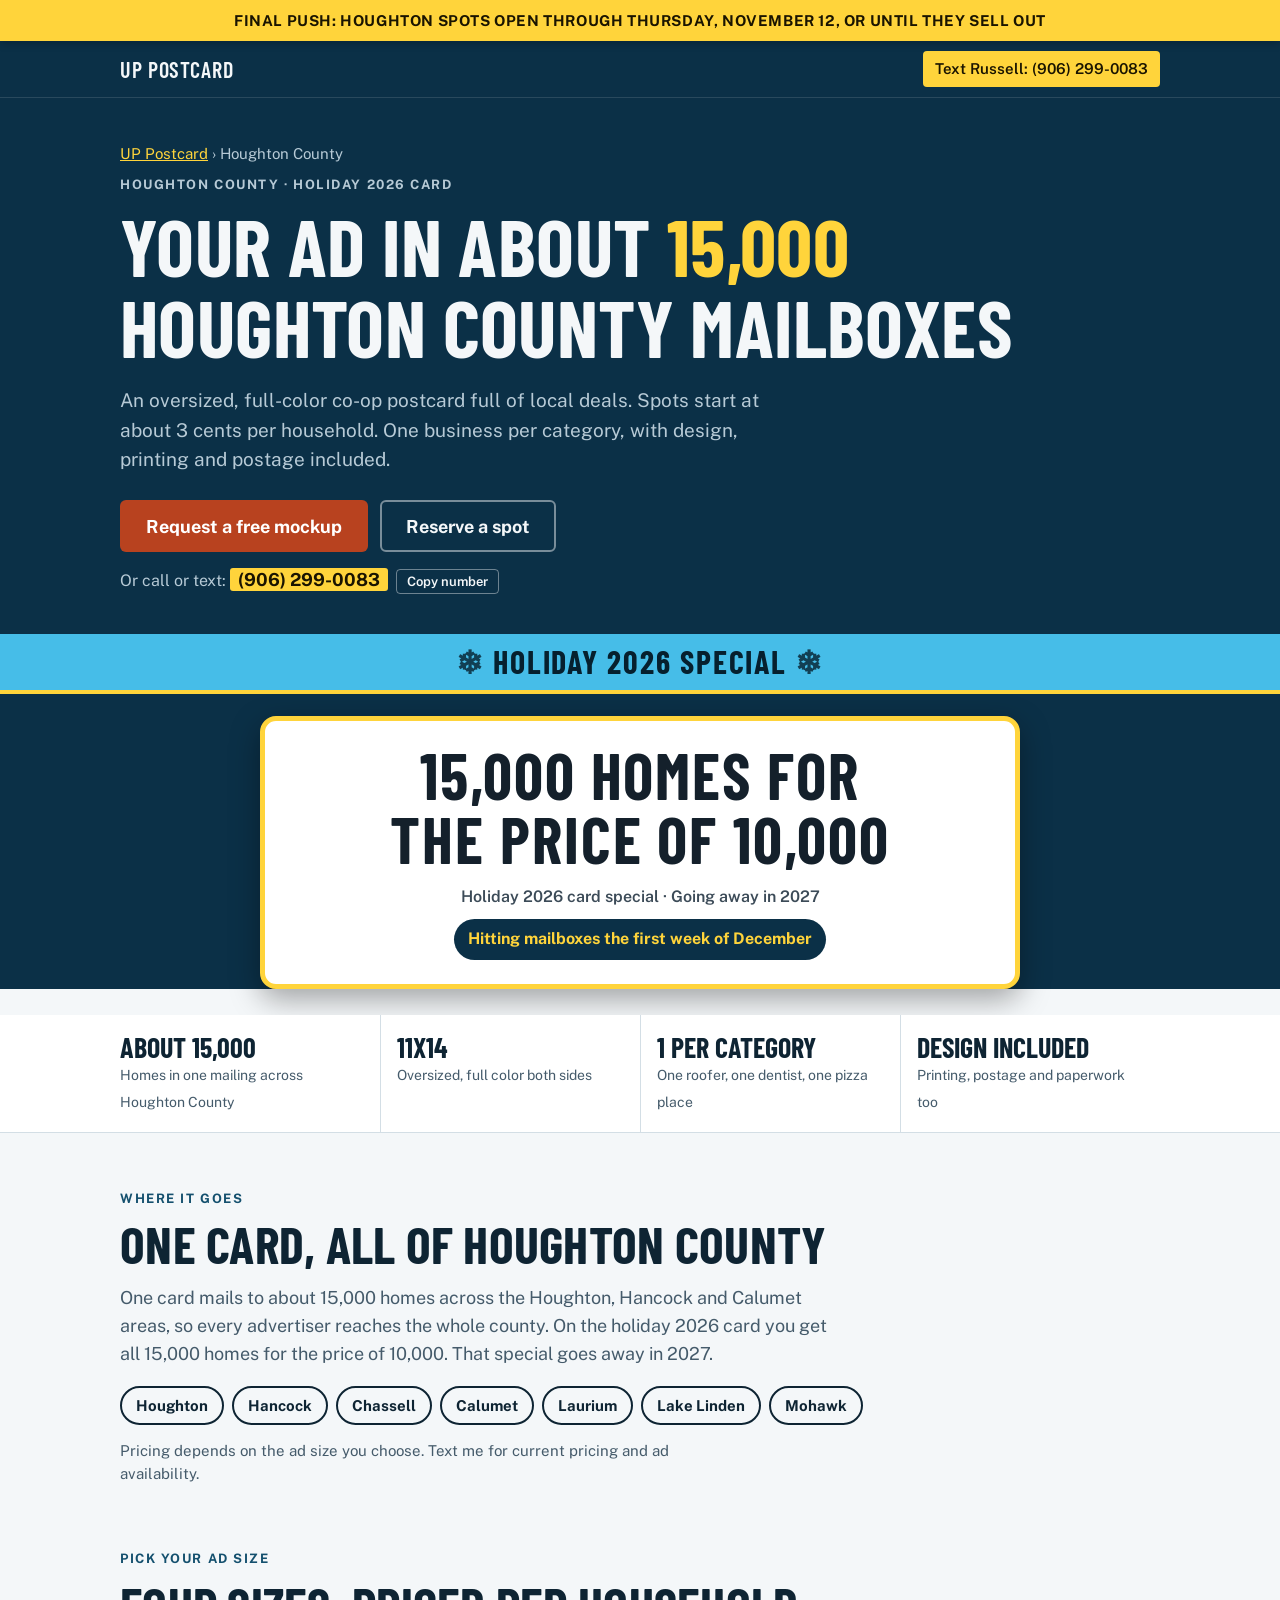
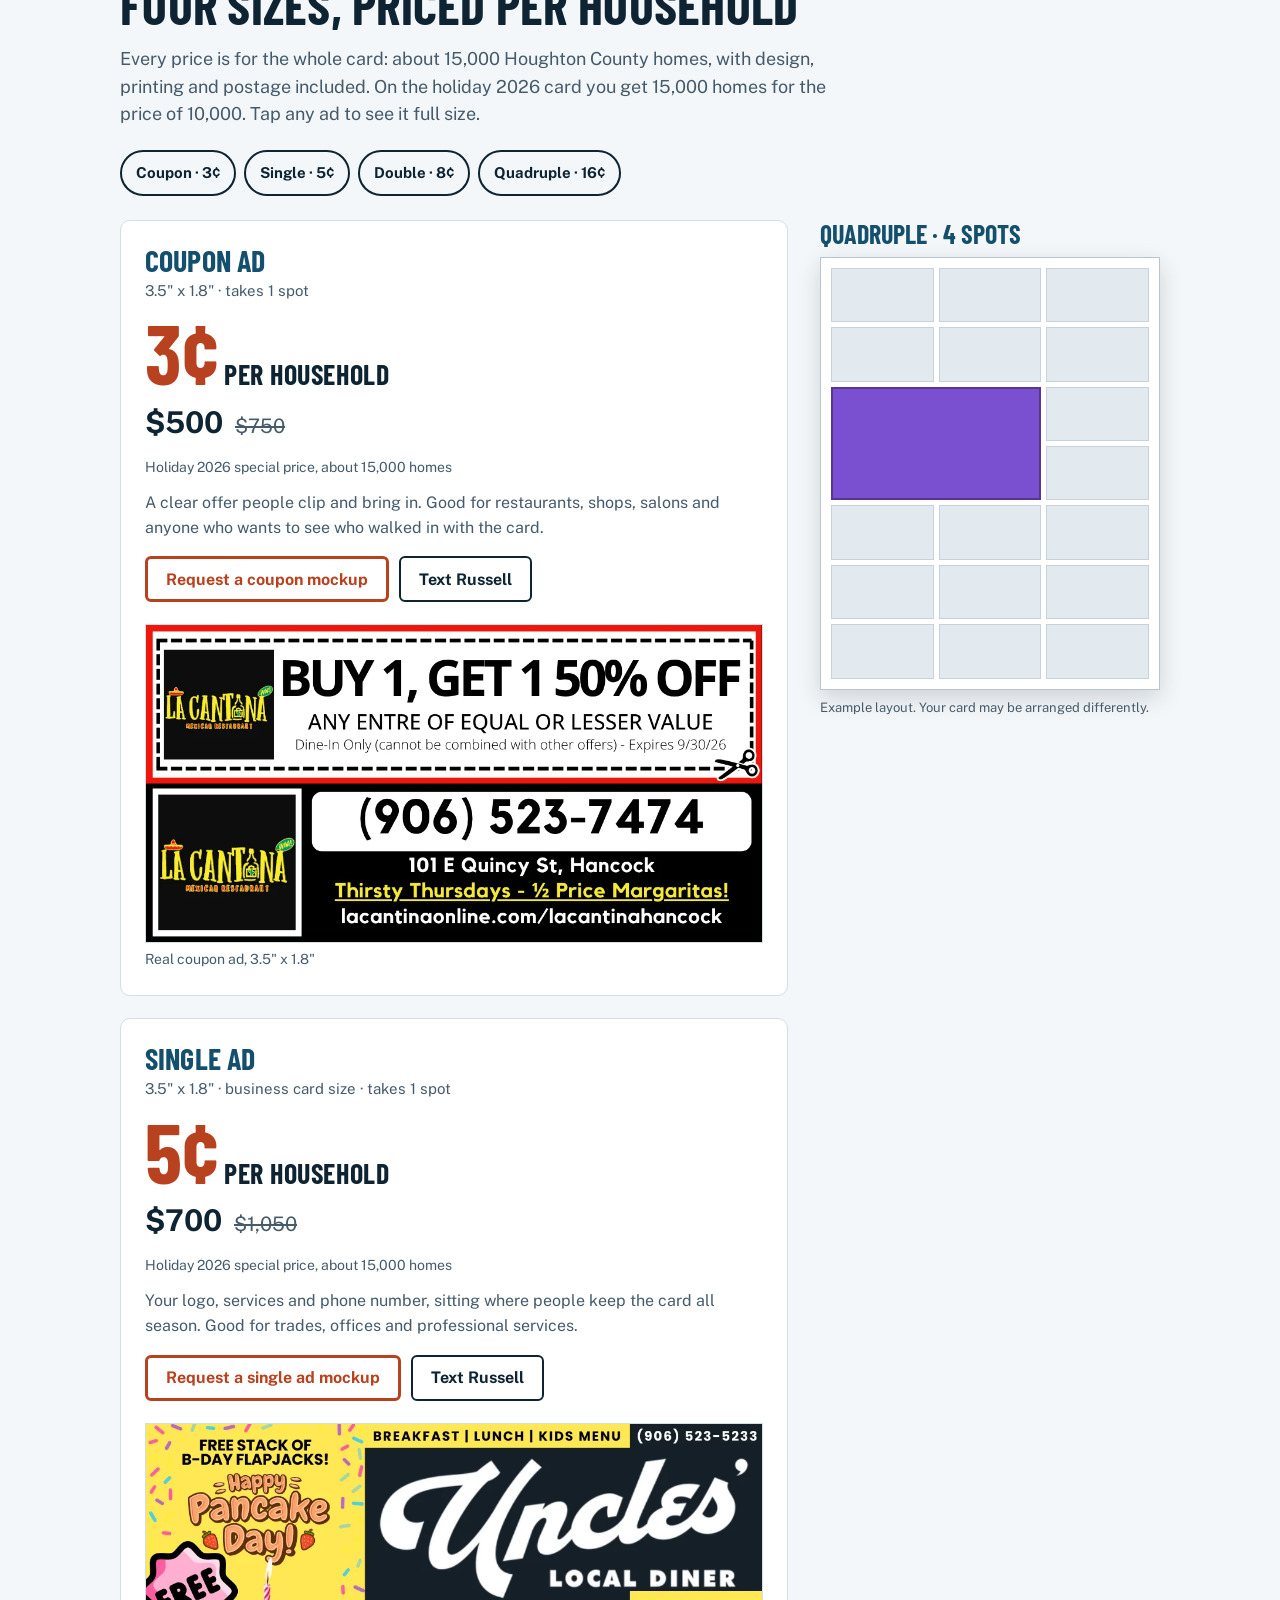
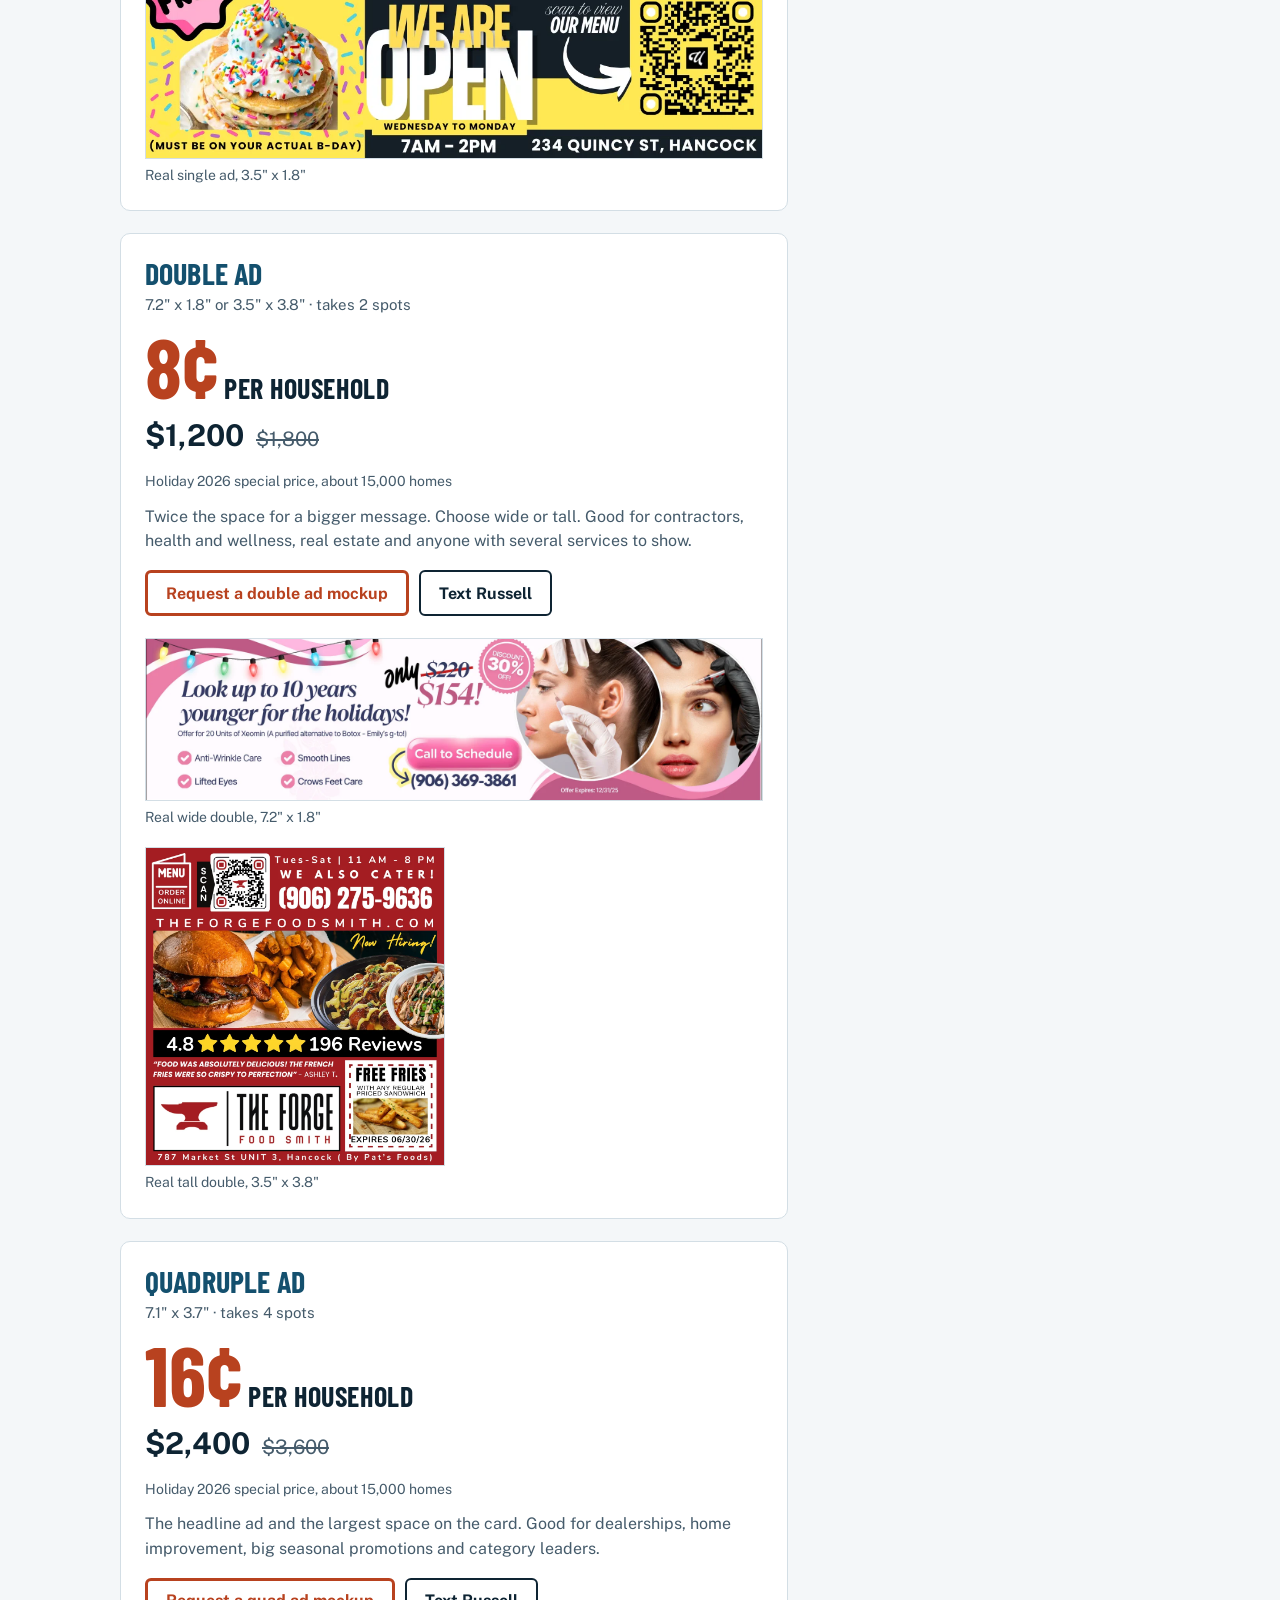
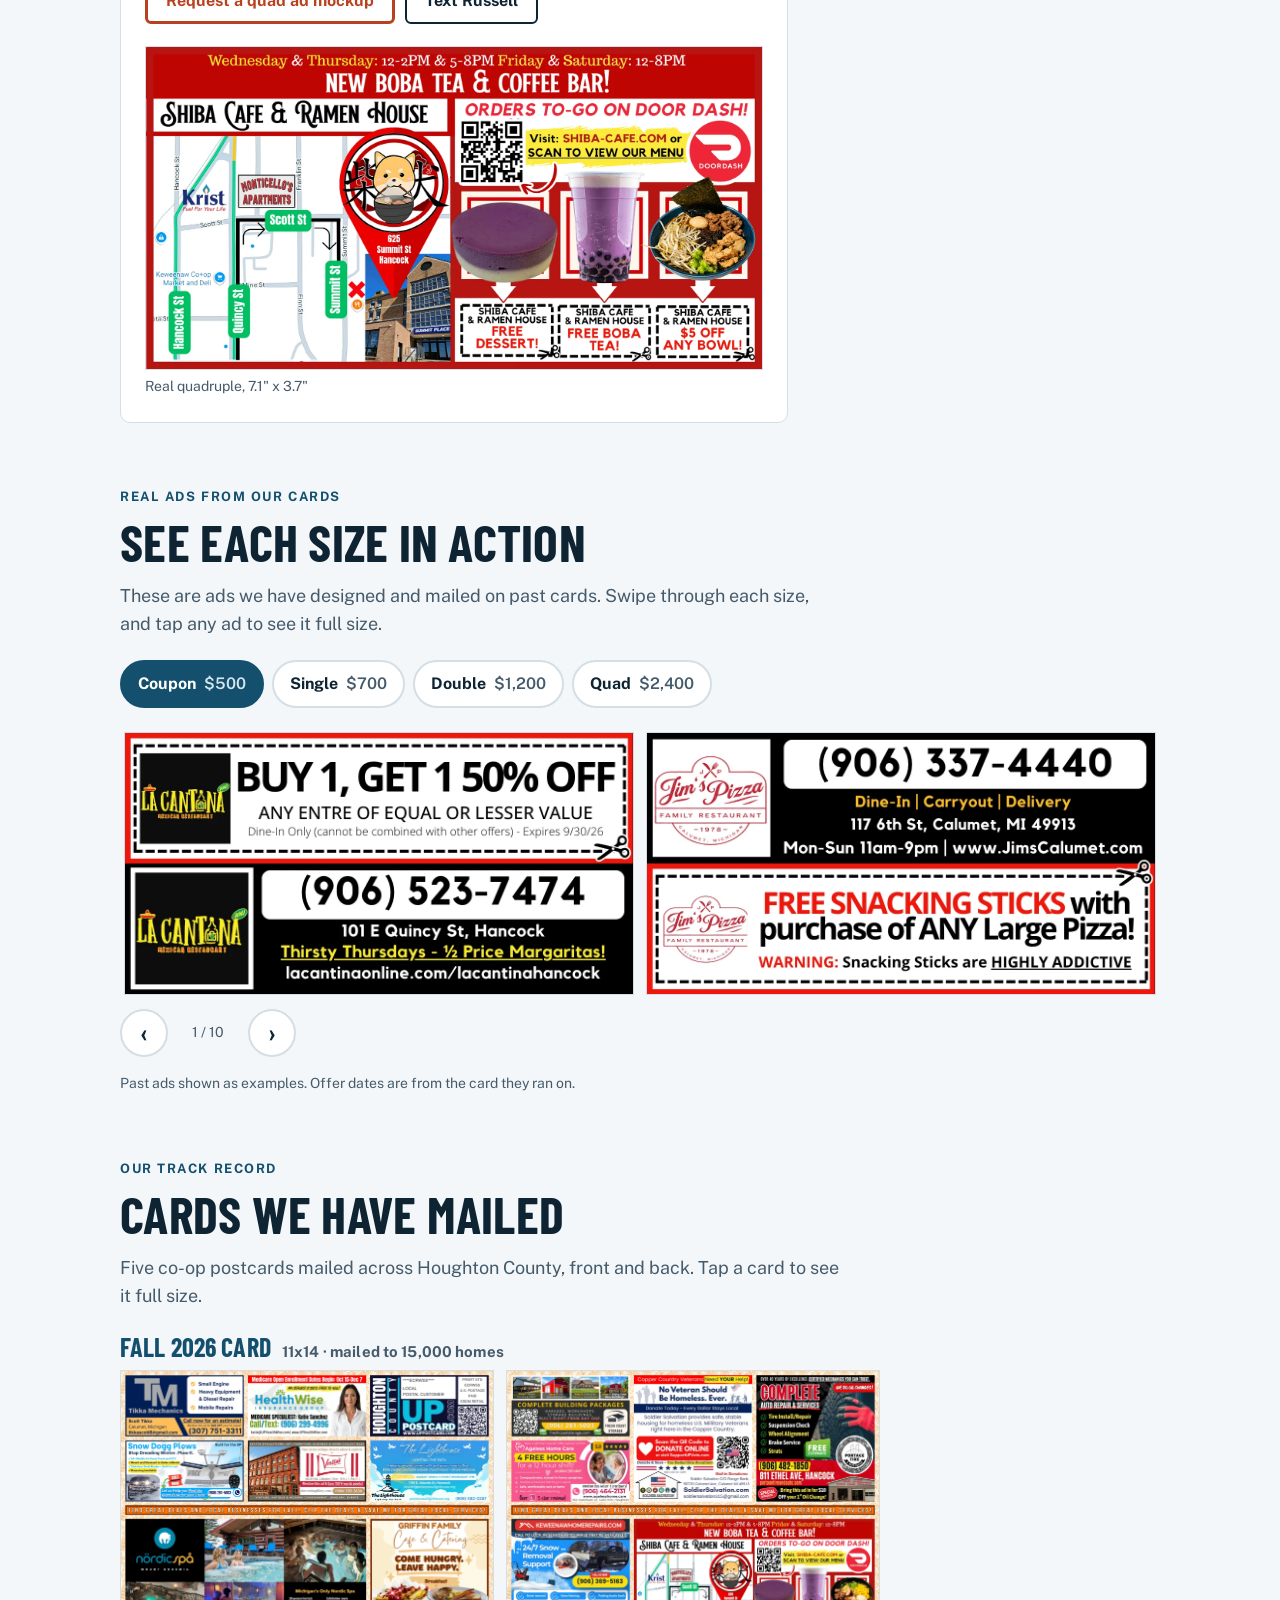
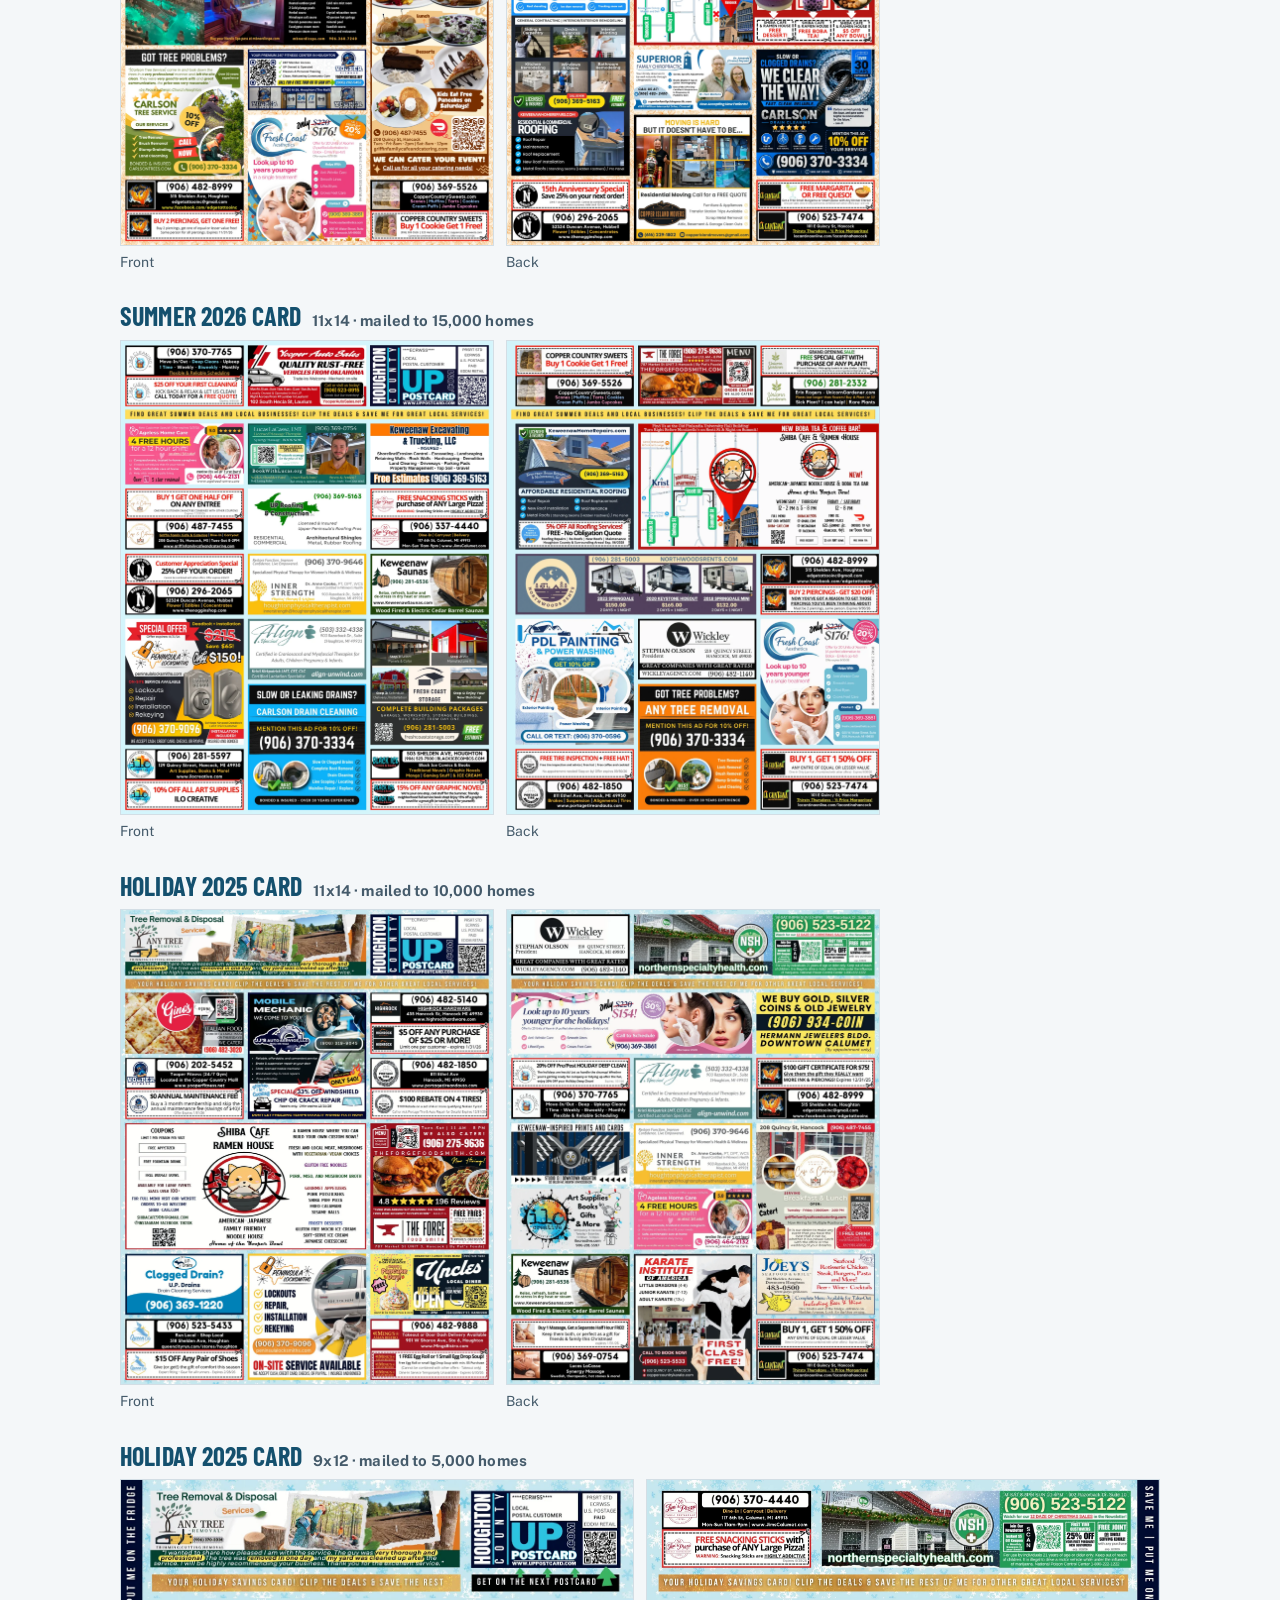
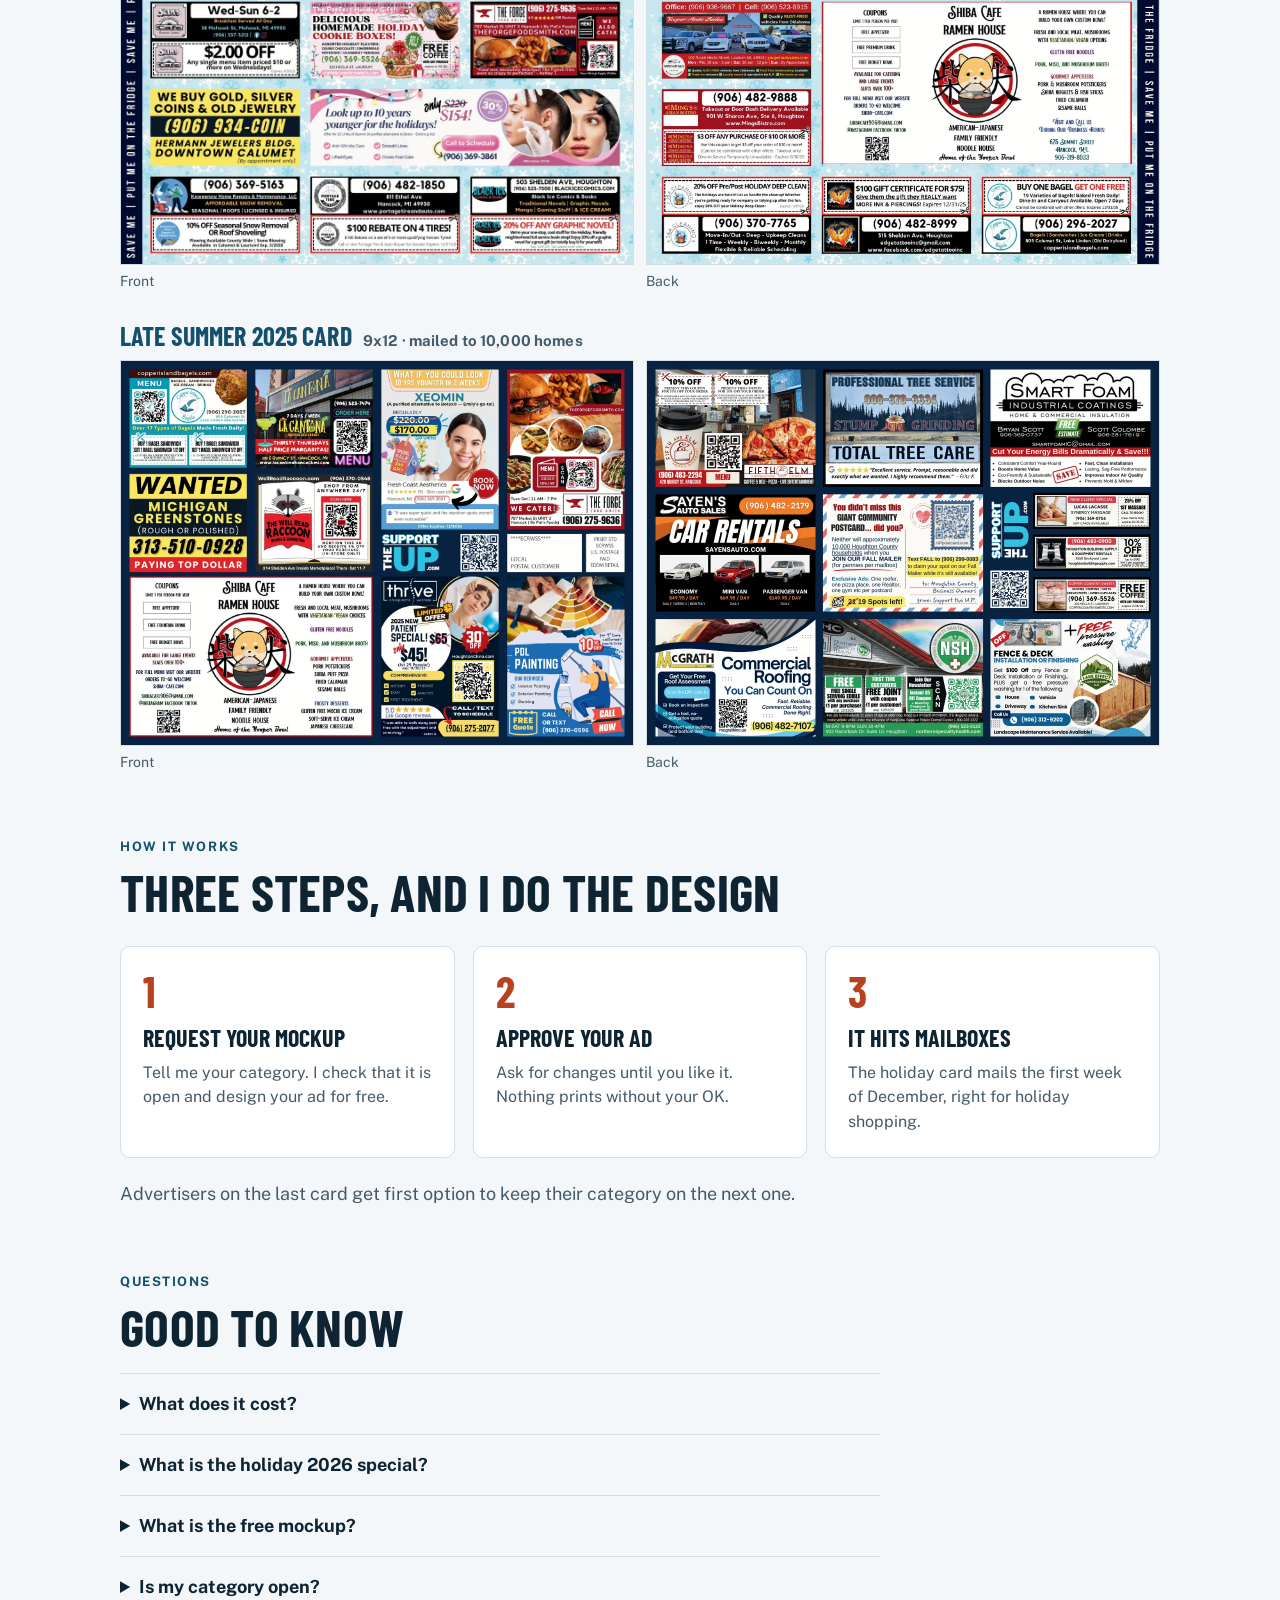
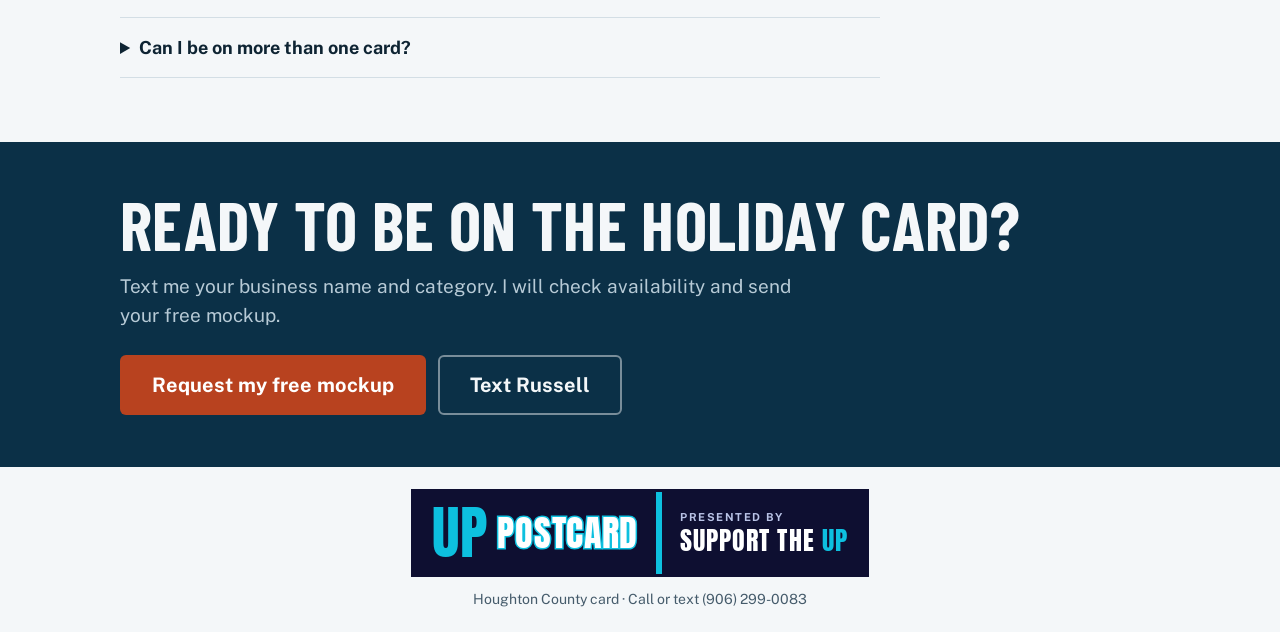
<file: houghton/index.html>
<!doctype html>
<html lang="en">
<head>
<meta charset="utf-8">
<meta name="viewport" content="width=device-width, initial-scale=1, viewport-fit=cover">
<title>Houghton County Postcard | UP Postcard</title>
<meta name="description" content="A giant co-op postcard mailed to about 15,000 Houghton County homes. One business per category. Design, printing and postage included.">
<meta property="og:title" content="Houghton County Postcard | UP Postcard"><meta property="og:description" content="A giant co-op postcard mailed to about 15,000 Houghton County homes. One business per category. Design, printing and postage included."><meta property="og:type" content="website">
<link rel="canonical" href="https://uppostcard.com/houghton/">
<link rel="preconnect" href="https://fonts.googleapis.com">
<link rel="preconnect" href="https://fonts.gstatic.com" crossorigin>
<link href="https://fonts.googleapis.com/css2?family=Anton&family=Barlow+Condensed:wght@600;700&family=Public+Sans:wght@400;600;700&display=swap" rel="stylesheet">
<link rel="stylesheet" href="../styles.css?v=4">
<link rel="icon" href="/favicon.ico" sizes="any"><link rel="icon" type="image/png" sizes="48x48" href="/img/favicon-48.png"><link rel="apple-touch-icon" href="/img/apple-touch-icon.png"></head>
<body>
<div class="deadline band" id="dl">
  <div class="wrap"><span class="dl-label">Final push: Houghton spots open through Thursday, November 12, or until they sell out</span></div>
</div>
<header class="topbar band">
  <div class="wrap">
    <a class="brand" href="../" style="background:none;color:inherit;padding:0;font-size:22px">UP Postcard</a>
    <a href="sms:+19062990083?&body=Hi%20Russell%2C%20I%27d%20like%20a%20free%20mockup%20for%20the%20Houghton%20County%20postcard.%20My%20business%20is%3A%20">Text Russell: (906) 299-0083</a>
  </div>
</header>

<section class="hero band">
  <div class="wrap">
    <p class="crumb"><a href="../">UP Postcard</a> &rsaquo; Houghton County</p>
    <p class="label" style="color: var(--hero-muted)">Houghton County &middot; Holiday 2026 card</p>
    <h1 style="margin-top:10px">Your ad in about <em>15,000</em> Houghton County mailboxes</h1>
    <p class="sub">An oversized, full-color co-op postcard full of local deals. Spots start at about 3 cents per household. One business per category, with design, printing and postage included.</p>
    <div class="cta-row">
      <a class="btn primary" href="sms:+19062990083?&body=Hi%20Russell%2C%20I%27d%20like%20a%20free%20mockup%20for%20the%20Houghton%20County%20postcard.%20My%20business%20is%3A%20">Request a free mockup</a>
      <a class="btn ghost" href="../holiday/">Reserve a spot</a>
    </div>
    <p class="numline">Or call or text: <strong id="num">(906) 299-0083</strong><button class="copy" id="copy" type="button">Copy number</button></p>
  </div>
</section>

<section class="offer" aria-label="Holiday card special">
  <div class="gos band"><div class="wrap"><span class="flake" aria-hidden="true">&#10052;</span> Holiday 2026 special <span class="flake" aria-hidden="true">&#10052;</span></div></div>
  <div class="band"><div class="wrap offer-main">
    <p class="anysize" style="margin-top:0;font-size:min(10vw,64px);white-space:normal;text-wrap:balance">15,000 homes for the price of 10,000</p>
    <p class="line2">Holiday 2026 card special &middot; Going away in 2027</p>
    <p class="when">Hitting mailboxes the first week of December</p>
  </div></div>
</section>

<div class="facts band">
  <div class="wrap">
    <div class="fact"><b>About 15,000</b><span>Homes in one mailing across Houghton County</span></div>
    <div class="fact"><b>11x14</b><span>Oversized, full color both sides</span></div>
    <div class="fact"><b>1 per category</b><span>One roofer, one dentist, one pizza place</span></div>
    <div class="fact"><b>Design included</b><span>Printing, postage and paperwork too</span></div>
  </div>
</div>

<section class="s band" id="where">
  <div class="wrap">
    <p class="label">Where it goes</p>
    <h2>One card, all of Houghton County</h2>
    <p class="lead">One card mails to about 15,000 homes across the Houghton, Hancock and Calumet areas, so every advertiser reaches the whole county. On the holiday 2026 card you get all 15,000 homes for the price of 10,000. That special goes away in 2027.</p>
    <div class="towns" aria-label="Towns reached"><span>Houghton</span><span>Hancock</span><span>Chassell</span><span>Calumet</span><span>Laurium</span><span>Lake Linden</span><span>Mohawk</span></div>
    <p class="note">Pricing depends on the ad size you choose. Text me for current pricing and ad availability.</p>
  </div>
</section>

<section class="s band" id="sizes">
  <div class="wrap">
    <p class="label">Pick your ad size</p>
    <h2>Four sizes, priced per household</h2>
    <p class="lead">Every price is for the whole card: about 15,000 Houghton County homes, with design, printing and postage included. On the holiday 2026 card you get 15,000 homes for the price of 10,000. Tap any ad to see it full size.</p>
    <div class="chips" aria-label="Jump to an ad size"><a href="#size-coupon">Coupon &middot; 3&cent;</a><a href="#size-single">Single &middot; 5&cent;</a><a href="#size-double">Double &middot; 8&cent;</a><a href="#size-quad">Quadruple &middot; 16&cent;</a></div>
    <div class="sizes-layout">
    <div class="sizes">

      <article class="size" id="size-coupon" data-size="coupon">
        <div class="info">
          <h3>Coupon ad</h3>
          <p class="dims">3.5" x 1.8" &middot; takes 1 spot</p>
          <div class="hhbig">3&cent;<span>per household</span></div>
          <div class="price2"><b>$500</b><s>$750</s><small>Holiday 2026 special price, about 15,000 homes</small></div>
          <p class="fit">A clear offer people clip and bring in. Good for restaurants, shops, salons and anyone who wants to see who walked in with the card.</p>
          <div class="btns"><a class="btn sm dark" href="sms:+19062990083?&body=Hi%20Russell%2C%20I%27d%20like%20a%20free%20mockup%20for%20a%20coupon%20ad%20on%20the%20Houghton%20County%20postcard.%20My%20business%20is%3A%20">Request a coupon mockup</a><a class="btn sm line txt" href="sms:+19062990083">Text Russell</a></div>
        </div>
        <div class="visual">
          <div class="mini"><div class="card" aria-hidden="true"><div class="c"></div><div class="c"></div><div class="c"></div><div class="c"></div><div class="c"></div><div class="c"></div><div class="c"></div><div class="c"></div><div class="c"></div><div class="c"></div><div class="c"></div><div class="c"></div><div class="c"></div><div class="c"></div><div class="c"></div><div class="c"></div><div class="c"></div><div class="c"></div><div class="c"></div><div class="c"></div><div class="hit" style="grid-column:1/span 1;grid-row:3/span 1;background:var(--c-coupon)"></div></div><div class="cap">Where a coupon sits (example layout)</div></div>
          <figure class="bestad"><button type="button" class="exb" data-expand aria-label="Open La Cantina buy one get one half off coupon full size"><img src="../img/ads/coupon-la-cantina-bogo.webp" alt="La Cantina buy one get one half off coupon" loading="lazy"></button><figcaption>Real coupon ad, 3.5" x 1.8"</figcaption></figure>
          
        </div>
      </article>

      <article class="size" id="size-single" data-size="single">
        <div class="info">
          <h3>Single ad</h3>
          <p class="dims">3.5" x 1.8" &middot; business card size &middot; takes 1 spot</p>
          <div class="hhbig">5&cent;<span>per household</span></div>
          <div class="price2"><b>$700</b><s>$1,050</s><small>Holiday 2026 special price, about 15,000 homes</small></div>
          <p class="fit">Your logo, services and phone number, sitting where people keep the card all season. Good for trades, offices and professional services.</p>
          <div class="btns"><a class="btn sm dark" href="sms:+19062990083?&body=Hi%20Russell%2C%20I%27d%20like%20a%20free%20mockup%20for%20a%20single%20ad%20on%20the%20Houghton%20County%20postcard.%20My%20business%20is%3A%20">Request a single ad mockup</a><a class="btn sm line txt" href="sms:+19062990083">Text Russell</a></div>
        </div>
        <div class="visual">
          <div class="mini"><div class="card" aria-hidden="true"><div class="c"></div><div class="c"></div><div class="c"></div><div class="c"></div><div class="c"></div><div class="c"></div><div class="c"></div><div class="c"></div><div class="c"></div><div class="c"></div><div class="c"></div><div class="c"></div><div class="c"></div><div class="c"></div><div class="c"></div><div class="c"></div><div class="c"></div><div class="c"></div><div class="c"></div><div class="c"></div><div class="hit" style="grid-column:2/span 1;grid-row:3/span 1;background:var(--c-single)"></div></div><div class="cap">Where a single sits (example layout)</div></div>
          <figure class="bestad"><button type="button" class="exb" data-expand aria-label="Open Uncles Local Diner single ad full size"><img src="../img/ads/single-uncles-diner.webp" alt="Uncles Local Diner single ad" loading="lazy"></button><figcaption>Real single ad, 3.5" x 1.8"</figcaption></figure>
          
        </div>
      </article>

      <article class="size" id="size-double" data-size="double">
        <div class="info">
          <h3>Double ad</h3>
          <p class="dims">7.2" x 1.8" or 3.5" x 3.8" &middot; takes 2 spots</p>
          <div class="hhbig">8&cent;<span>per household</span></div>
          <div class="price2"><b>$1,200</b><s>$1,800</s><small>Holiday 2026 special price, about 15,000 homes</small></div>
          <p class="fit">Twice the space for a bigger message. Choose wide or tall. Good for contractors, health and wellness, real estate and anyone with several services to show.</p>
          <div class="btns"><a class="btn sm dark" href="sms:+19062990083?&body=Hi%20Russell%2C%20I%27d%20like%20a%20free%20mockup%20for%20a%20double%20ad%20on%20the%20Houghton%20County%20postcard.%20My%20business%20is%3A%20">Request a double ad mockup</a><a class="btn sm line txt" href="sms:+19062990083">Text Russell</a></div>
        </div>
        <div class="visual">
          <div class="mini"><div class="card" aria-hidden="true"><div class="c"></div><div class="c"></div><div class="c"></div><div class="c"></div><div class="c"></div><div class="c"></div><div class="c"></div><div class="c"></div><div class="c"></div><div class="c"></div><div class="c"></div><div class="c"></div><div class="c"></div><div class="c"></div><div class="c"></div><div class="c"></div><div class="c"></div><div class="c"></div><div class="c"></div><div class="hit" style="grid-column:1/span 2;grid-row:3/span 1;background:var(--c-double)"></div></div><div class="cap">Wide double (example layout)</div></div>
          <div class="mini"><div class="card" aria-hidden="true"><div class="c"></div><div class="c"></div><div class="c"></div><div class="c"></div><div class="c"></div><div class="c"></div><div class="c"></div><div class="c"></div><div class="c"></div><div class="c"></div><div class="c"></div><div class="c"></div><div class="c"></div><div class="c"></div><div class="c"></div><div class="c"></div><div class="c"></div><div class="c"></div><div class="c"></div><div class="hit" style="grid-column:1/span 1;grid-row:3/span 2;background:var(--c-double)"></div></div><div class="cap">Tall double (example layout)</div></div>
          <figure class="bestad"><button type="button" class="exb" data-expand aria-label="Open Fresh Coast Aesthetics wide double ad full size"><img src="../img/ads/double-fresh-coast-holiday.webp" alt="Fresh Coast Aesthetics wide double ad" loading="lazy"></button><figcaption>Real wide double, 7.2" x 1.8"</figcaption></figure>
          <figure class="bestad tallad"><button type="button" class="exb" data-expand aria-label="Open The Forge Food Smith tall double ad full size"><img src="../img/ads/double-the-forge.webp" alt="The Forge Food Smith tall double ad" loading="lazy"></button><figcaption>Real tall double, 3.5" x 3.8"</figcaption></figure>
          
        </div>
      </article>

      <article class="size" id="size-quad" data-size="quad">
        <div class="info">
          <h3>Quadruple ad</h3>
          <p class="dims">7.1" x 3.7" &middot; takes 4 spots</p>
          <div class="hhbig">16&cent;<span>per household</span></div>
          <div class="price2"><b>$2,400</b><s>$3,600</s><small>Holiday 2026 special price, about 15,000 homes</small></div>
          <p class="fit">The headline ad and the largest space on the card. Good for dealerships, home improvement, big seasonal promotions and category leaders.</p>
          <div class="btns"><a class="btn sm dark" href="sms:+19062990083?&body=Hi%20Russell%2C%20I%27d%20like%20a%20free%20mockup%20for%20a%20quadruple%20ad%20on%20the%20Houghton%20County%20postcard.%20My%20business%20is%3A%20">Request a quad ad mockup</a><a class="btn sm line txt" href="sms:+19062990083">Text Russell</a></div>
        </div>
        <div class="visual">
          <div class="mini"><div class="card" aria-hidden="true"><div class="c"></div><div class="c"></div><div class="c"></div><div class="c"></div><div class="c"></div><div class="c"></div><div class="c"></div><div class="c"></div><div class="c"></div><div class="c"></div><div class="c"></div><div class="c"></div><div class="c"></div><div class="c"></div><div class="c"></div><div class="c"></div><div class="c"></div><div class="hit" style="grid-column:1/span 2;grid-row:3/span 2;background:var(--c-quad)"></div></div><div class="cap">Where a quadruple sits (example layout)</div></div>
          <figure class="bestad"><button type="button" class="exb" data-expand aria-label="Open Shiba Cafe quad ad full size"><img src="../img/ads/quad-shiba-cafe.webp" alt="Shiba Cafe quad ad" loading="lazy"></button><figcaption>Real quadruple, 7.1" x 3.7"</figcaption></figure>
          
        </div>
      </article>

    </div>
<aside class="stick" id="stick" data-active="coupon" aria-label="Where each ad size sits on the card"><div class="stick-in"><p class="stick-cap" id="stickcap">Coupon · 1 spot</p><div class="bigcard" aria-hidden="true"><div class="c" style="grid-area:1/1/2/2"></div><div class="c" style="grid-area:1/2/2/3"></div><div class="c" style="grid-area:1/3/2/4"></div><div class="c" style="grid-area:2/1/3/2"></div><div class="c" style="grid-area:2/2/3/3"></div><div class="c" style="grid-area:2/3/3/4"></div><div class="c" style="grid-area:3/1/4/2"></div><div class="c" style="grid-area:3/2/4/3"></div><div class="c" style="grid-area:3/3/4/4"></div><div class="c" style="grid-area:4/1/5/2"></div><div class="c" style="grid-area:4/2/5/3"></div><div class="c" style="grid-area:4/3/5/4"></div><div class="c" style="grid-area:5/1/6/2"></div><div class="c" style="grid-area:5/2/6/3"></div><div class="c" style="grid-area:5/3/6/4"></div><div class="c" style="grid-area:6/1/7/2"></div><div class="c" style="grid-area:6/2/7/3"></div><div class="c" style="grid-area:6/3/7/4"></div><div class="c" style="grid-area:7/1/8/2"></div><div class="c" style="grid-area:7/2/8/3"></div><div class="c" style="grid-area:7/3/8/4"></div><div class="hit" data-for="coupon" style="grid-area:3/1/4/2;background:var(--c-coupon)"></div><div class="hit" data-for="single" style="grid-area:3/2/4/3;background:var(--c-single)"></div><div class="hit" data-for="double" style="grid-area:3/1/4/3;background:var(--c-double)">Wide</div><div class="hit" data-for="double" style="grid-area:3/3/5/4;background:var(--c-double)">Tall</div><div class="hit" data-for="quad" style="grid-area:3/1/5/3;background:var(--c-quad)"></div></div><p class="stick-note">Example layout. Your card may be arranged differently.</p></div></aside>
    </div>
  </div>
</section>

<section class="s band" id="examples">
  <div class="wrap">
    <p class="label">Real ads from our cards</p>
    <h2>See each size in action</h2>
    <p class="lead">These are ads we have designed and mailed on past cards. Swipe through each size, and tap any ad to see it full size.</p>
    <div class="ex-tabs" role="tablist" aria-label="Ad size"><button type="button" role="tab" id="ex-t-coupon" aria-controls="ex-p-coupon" aria-selected="true" data-tab="coupon">Coupon <span>$500</span></button><button type="button" role="tab" id="ex-t-single" aria-controls="ex-p-single" aria-selected="false" data-tab="single">Single <span>$700</span></button><button type="button" role="tab" id="ex-t-double" aria-controls="ex-p-double" aria-selected="false" data-tab="double">Double <span>$1,200</span></button><button type="button" role="tab" id="ex-t-quad" aria-controls="ex-p-quad" aria-selected="false" data-tab="quad">Quad <span>$2,400</span></button></div>
    <div role="tabpanel" id="ex-p-coupon" aria-labelledby="ex-t-coupon" class="ex-panel"><div class="exg"><div class="ext" data-shape="std"><ul class="ex-track" tabindex="0" aria-label="Coupon ad examples, swipe sideways"><li class="exs" style="--ar:1.944"><button type="button" class="exb" data-expand aria-label="Open La Cantina buy one get one half off coupon ad full size"><img src="../img/ads/coupon-la-cantina-bogo.webp" width="1050" height="540" alt="La Cantina buy one get one half off coupon ad" loading="lazy"></button></li><li class="exs" style="--ar:1.944"><button type="button" class="exb" data-expand aria-label="Open Jim&#x27;s Pizza coupon ad full size"><img src="../img/ads/coupon-jims-pizza.webp" width="1050" height="540" alt="Jim&#x27;s Pizza coupon ad" loading="lazy"></button></li><li class="exs" style="--ar:1.944"><button type="button" class="exb" data-expand aria-label="Open Copper Country Sweets coupon ad full size"><img src="../img/ads/coupon-copper-country-sweets.webp" width="1050" height="540" alt="Copper Country Sweets coupon ad" loading="lazy"></button></li><li class="exs" style="--ar:1.944"><button type="button" class="exb" data-expand aria-label="Open Portage Tire coupon ad full size"><img src="../img/ads/coupon-portage-tire.webp" width="1050" height="540" alt="Portage Tire coupon ad" loading="lazy"></button></li><li class="exs" style="--ar:1.944"><button type="button" class="exb" data-expand aria-label="Open Queen City Running coupon ad full size"><img src="../img/ads/coupon-queen-city-running.webp" width="1050" height="540" alt="Queen City Running coupon ad" loading="lazy"></button></li><li class="exs" style="--ar:1.944"><button type="button" class="exb" data-expand aria-label="Open Yooper Fitness coupon ad full size"><img src="../img/ads/coupon-yooper-fitness.webp" width="1050" height="540" alt="Yooper Fitness coupon ad" loading="lazy"></button></li><li class="exs" style="--ar:1.944"><button type="button" class="exb" data-expand aria-label="Open J&amp;A Cleaning coupon ad full size"><img src="../img/ads/coupon-ja-cleaning.webp" width="1050" height="540" alt="J&amp;A Cleaning coupon ad" loading="lazy"></button></li><li class="exs" style="--ar:1.944"><button type="button" class="exb" data-expand aria-label="Open The Edge Tattoo coupon ad full size"><img src="../img/ads/coupon-edge-tattoo.webp" width="1050" height="540" alt="The Edge Tattoo coupon ad" loading="lazy"></button></li><li class="exs" style="--ar:1.944"><button type="button" class="exb" data-expand aria-label="Open La Cantina free margarita coupon ad full size"><img src="../img/ads/coupon-la-cantina.webp" width="1050" height="540" alt="La Cantina free margarita coupon ad" loading="lazy"></button></li><li class="exs" style="--ar:1.944"><button type="button" class="exb" data-expand aria-label="Open Noggin Shop coupon ad full size"><img src="../img/ads/coupon-noggin-shop.webp" width="1050" height="540" alt="Noggin Shop coupon ad" loading="lazy"></button></li></ul><div class="ex-ctl"><button type="button" class="exp" aria-label="Previous ad">&#8249;</button><span class="exc" aria-live="off"></span><button type="button" class="exn" aria-label="Next ad">&#8250;</button></div></div></div></div><div role="tabpanel" id="ex-p-single" aria-labelledby="ex-t-single" class="ex-panel" hidden><div class="exg"><div class="ext" data-shape="std"><ul class="ex-track" tabindex="0" aria-label="Single ad examples, swipe sideways"><li class="exs" style="--ar:1.845"><button type="button" class="exb" data-expand aria-label="Open Uncles Local Diner single ad full size"><img src="../img/ads/single-uncles-diner.webp" width="1000" height="542" alt="Uncles Local Diner single ad" loading="lazy"></button></li><li class="exs" style="--ar:1.944"><button type="button" class="exb" data-expand aria-label="Open Snow Dogg Plows single ad full size"><img src="../img/ads/single-snow-dogg.webp" width="1050" height="540" alt="Snow Dogg Plows single ad" loading="lazy"></button></li><li class="exs" style="--ar:1.944"><button type="button" class="exb" data-expand aria-label="Open Ageless Home Care single ad full size"><img src="../img/ads/single-ageless-home-care.webp" width="1050" height="540" alt="Ageless Home Care single ad" loading="lazy"></button></li><li class="exs" style="--ar:1.944"><button type="button" class="exb" data-expand aria-label="Open Keweenaw Saunas single ad full size"><img src="../img/ads/single-keweenaw-saunas.webp" width="1050" height="540" alt="Keweenaw Saunas single ad" loading="lazy"></button></li><li class="exs" style="--ar:1.750"><button type="button" class="exb" data-expand aria-label="Open ilo creative single ad full size"><img src="../img/ads/single-ilo-creative.webp" width="1050" height="600" alt="ilo creative single ad" loading="lazy"></button></li><li class="exs" style="--ar:1.944"><button type="button" class="exb" data-expand aria-label="Open U.P. Drains single ad full size"><img src="../img/ads/single-up-drains.webp" width="1050" height="540" alt="U.P. Drains single ad" loading="lazy"></button></li><li class="exs" style="--ar:1.944"><button type="button" class="exb" data-expand aria-label="Open We Buy Gold single ad full size"><img src="../img/ads/single-we-buy-gold.webp" width="1050" height="540" alt="We Buy Gold single ad" loading="lazy"></button></li><li class="exs" style="--ar:1.944"><button type="button" class="exb" data-expand aria-label="Open Inner Strength Physical Therapy single ad full size"><img src="../img/ads/single-inner-strength.webp" width="1050" height="540" alt="Inner Strength Physical Therapy single ad" loading="lazy"></button></li><li class="exs" style="--ar:1.944"><button type="button" class="exb" data-expand aria-label="Open Tikka Mechanics single ad full size"><img src="../img/ads/single-tikka-mechanics.webp" width="1050" height="540" alt="Tikka Mechanics single ad" loading="lazy"></button></li><li class="exs" style="--ar:1.944"><button type="button" class="exb" data-expand aria-label="Open Align and Unwind single ad full size"><img src="../img/ads/single-align-unwind.webp" width="1050" height="540" alt="Align and Unwind single ad" loading="lazy"></button></li></ul><div class="ex-ctl"><button type="button" class="exp" aria-label="Previous ad">&#8249;</button><span class="exc" aria-live="off"></span><button type="button" class="exn" aria-label="Next ad">&#8250;</button></div></div></div></div><div role="tabpanel" id="ex-p-double" aria-labelledby="ex-t-double" class="ex-panel" hidden><div class="exg"><h4 class="exl">Wide double (2 spots across)</h4><ul class="ex-stack"><li class="exs" style="--ar:3.828"><button type="button" class="exb" data-expand aria-label="Open Fresh Coast Aesthetics wide double ad full size"><img src="../img/ads/double-fresh-coast-holiday.webp" width="1600" height="418" alt="Fresh Coast Aesthetics wide double ad" loading="lazy"></button></li><li class="exs" style="--ar:3.951"><button type="button" class="exb" data-expand aria-label="Open Any Tree Removal wide double ad full size"><img src="../img/ads/double-any-tree-removal.webp" width="1600" height="405" alt="Any Tree Removal wide double ad" loading="lazy"></button></li><li class="exs" style="--ar:3.951"><button type="button" class="exb" data-expand aria-label="Open Northwoods Rents wide double ad full size"><img src="../img/ads/double-northwoods-rents.webp" width="1600" height="405" alt="Northwoods Rents wide double ad" loading="lazy"></button></li><li class="exs" style="--ar:3.828"><button type="button" class="exb" data-expand aria-label="Open Northern Specialty Health wide double ad full size"><img src="../img/ads/double-northern-specialty-health.webp" width="1600" height="418" alt="Northern Specialty Health wide double ad" loading="lazy"></button></li></ul></div><div class="exg"><h4 class="exl">Tall double (2 spots tall)</h4><div class="ext" data-shape="mid"><ul class="ex-track" tabindex="0" aria-label="Double ad examples, swipe sideways"><li class="exs" style="--ar:0.938"><button type="button" class="exb" data-expand aria-label="Open The Forge Food Smith tall double ad full size"><img src="../img/ads/double-the-forge.webp" width="1050" height="1119" alt="The Forge Food Smith tall double ad" loading="lazy"></button></li><li class="exs" style="--ar:0.938"><button type="button" class="exb" data-expand aria-label="Open Copper Island Movers tall double ad full size"><img src="../img/ads/double-copper-island-movers.webp" width="1050" height="1119" alt="Copper Island Movers tall double ad" loading="lazy"></button></li><li class="exs" style="--ar:0.938"><button type="button" class="exb" data-expand aria-label="Open Peninsula Locksmiths tall double ad full size"><img src="../img/ads/double-peninsula-locksmiths.webp" width="1050" height="1119" alt="Peninsula Locksmiths tall double ad" loading="lazy"></button></li><li class="exs" style="--ar:0.938"><button type="button" class="exb" data-expand aria-label="Open Fresh Coast Aesthetics tall double ad full size"><img src="../img/ads/double-fresh-coast-aesthetics.webp" width="1050" height="1119" alt="Fresh Coast Aesthetics tall double ad" loading="lazy"></button></li><li class="exs" style="--ar:0.939"><button type="button" class="exb" data-expand aria-label="Open Fresh Coast Storage tall double ad full size"><img src="../img/ads/double-fresh-coast-storage.webp" width="1050" height="1118" alt="Fresh Coast Storage tall double ad" loading="lazy"></button></li></ul><div class="ex-ctl"><button type="button" class="exp" aria-label="Previous ad">&#8249;</button><span class="exc" aria-live="off"></span><button type="button" class="exn" aria-label="Next ad">&#8250;</button></div></div></div></div><div role="tabpanel" id="ex-p-quad" aria-labelledby="ex-t-quad" class="ex-panel" hidden><div class="exg"><h4 class="exl">Block (2 spots by 2)</h4><div class="ext" data-shape="std"><ul class="ex-track" tabindex="0" aria-label="Quad ad examples, swipe sideways"><li class="exs" style="--ar:1.912"><button type="button" class="exb" data-expand aria-label="Open Shiba Cafe quad ad full size"><img src="../img/ads/quad-shiba-cafe.webp" width="1600" height="837" alt="Shiba Cafe quad ad" loading="lazy"></button></li><li class="exs" style="--ar:1.912"><button type="button" class="exb" data-expand aria-label="Open Nordic Spa quad ad full size"><img src="../img/ads/quad-nordic-spa.webp" width="1600" height="837" alt="Nordic Spa quad ad" loading="lazy"></button></li></ul><div class="ex-ctl"><button type="button" class="exp" aria-label="Previous ad">&#8249;</button><span class="exc" aria-live="off"></span><button type="button" class="exn" aria-label="Next ad">&#8250;</button></div></div></div><div class="exg"><h4 class="exl">Tall strip (1 spot by 4)</h4><div class="ext" data-shape="tall"><ul class="ex-track" tabindex="0" aria-label="Quad ad examples, swipe sideways"><li class="exs" style="--ar:0.462"><button type="button" class="exb" data-expand aria-label="Open Griffin Family Cafe tall quad ad full size"><img src="../img/ads/quad-griffin-family.webp" width="700" height="1515" alt="Griffin Family Cafe tall quad ad" loading="lazy"></button></li><li class="exs" style="--ar:0.462"><button type="button" class="exb" data-expand aria-label="Open Keweenaw Home Repairs tall quad ad full size"><img src="../img/ads/quad-keweenaw-home-repairs.webp" width="700" height="1515" alt="Keweenaw Home Repairs tall quad ad" loading="lazy"></button></li></ul><div class="ex-ctl"><button type="button" class="exp" aria-label="Previous ad">&#8249;</button><span class="exc" aria-live="off"></span><button type="button" class="exn" aria-label="Next ad">&#8250;</button></div></div></div></div>
    <p class="ex-note">Past ads shown as examples. Offer dates are from the card they ran on.</p>
  </div>
</section>

<section class="s band" id="past">
  <div class="wrap">
    <p class="label">Our track record</p>
    <h2>Cards we have mailed</h2>
    <p class="lead">Five co-op postcards mailed across Houghton County, front and back. Tap a card to see it full size.</p>
    <div class="pcards">
      <div class="pcard"><h3>Fall 2026 card <span>11x14 &middot; mailed to 15,000 homes</span></h3><div class="ppair p"><figure class="pt"><button class="frame" type="button" data-expand aria-label="Fall 2026 card, front"><img src="../img/past/fall-front.webp" alt="Fall 2026 card, front" loading="lazy"></button><figcaption>Front</figcaption></figure><figure class="pt"><button class="frame" type="button" data-expand aria-label="Fall 2026 card, back"><img src="../img/past/fall-back.webp" alt="Fall 2026 card, back" loading="lazy"></button><figcaption>Back</figcaption></figure></div></div>
      <div class="pcard"><h3>Summer 2026 card <span>11x14 &middot; mailed to 15,000 homes</span></h3><div class="ppair p"><figure class="pt"><button class="frame" type="button" data-expand aria-label="Summer 2026 card, front"><img src="../img/past/summer-front.webp" alt="Summer 2026 card, front" loading="lazy"></button><figcaption>Front</figcaption></figure><figure class="pt"><button class="frame" type="button" data-expand aria-label="Summer 2026 card, back"><img src="../img/past/summer-back.webp" alt="Summer 2026 card, back" loading="lazy"></button><figcaption>Back</figcaption></figure></div></div>
      <div class="pcard"><h3>Holiday 2025 card <span>11x14 &middot; mailed to 10,000 homes</span></h3><div class="ppair p"><figure class="pt"><button class="frame" type="button" data-expand aria-label="Holiday 2025 card, front"><img src="../img/past/holiday-front.webp" alt="Holiday 2025 card, front" loading="lazy"></button><figcaption>Front</figcaption></figure><figure class="pt"><button class="frame" type="button" data-expand aria-label="Holiday 2025 card, back"><img src="../img/past/holiday-back.webp" alt="Holiday 2025 card, back" loading="lazy"></button><figcaption>Back</figcaption></figure></div></div>
      <div class="pcard"><h3>Holiday 2025 card <span>9x12 &middot; mailed to 5,000 homes</span></h3><div class="ppair l"><figure class="pt"><button class="frame" type="button" data-expand aria-label="Holiday 2025 card, front"><img src="../img/past/spring-front.webp" alt="Holiday 2025 card, front" loading="lazy"></button><figcaption>Front</figcaption></figure><figure class="pt"><button class="frame" type="button" data-expand aria-label="Holiday 2025 card, back"><img src="../img/past/winter-back.webp" alt="Holiday 2025 card, back" loading="lazy"></button><figcaption>Back</figcaption></figure></div></div>
      <div class="pcard"><h3>Late summer 2025 card <span>9x12 &middot; mailed to 10,000 homes</span></h3><div class="ppair l"><figure class="pt"><button class="frame" type="button" data-expand aria-label="Late summer 2025 card, front"><img src="../img/past/winter-front.webp" alt="Late summer 2025 card, front" loading="lazy"></button><figcaption>Front</figcaption></figure><figure class="pt"><button class="frame" type="button" data-expand aria-label="Late summer 2025 card, back"><img src="../img/past/spring-back.webp" alt="Late summer 2025 card, back" loading="lazy"></button><figcaption>Back</figcaption></figure></div></div>
      </div>
  </div>
</section>

<section class="s band" id="how">
  <div class="wrap">
    <p class="label">How it works</p>
    <h2>Three steps, and I do the design</h2>
    <ol class="steps">
      <li><b>Request your mockup</b><span>Tell me your category. I check that it is open and design your ad for free.</span></li>
      <li><b>Approve your ad</b><span>Ask for changes until you like it. Nothing prints without your OK.</span></li>
      <li><b>It hits mailboxes</b><span>The holiday card mails the first week of December, right for holiday shopping.</span></li>
    </ol>
    <p class="lead" style="margin-top:22px">Advertisers on the last card get first option to keep their category on the next one.</p>
  </div>
</section>

<section class="s band" id="faq">
  <div class="wrap">
    <p class="label">Questions</p>
    <h2>Good to know</h2>
    <div class="faq">
      <details><summary>What does it cost?</summary><p>Pricing depends on the ad size you choose. Text me and I will send current pricing and the holiday card special along with your free mockup.</p></details>
      <details><summary>What is the holiday 2026 special?</summary><p>On the holiday 2026 card, your ad reaches all 15,000 homes for the price of 10,000. The special goes away in 2027.</p></details>
      <details><summary>What is the free mockup?</summary><p>I design your ad for free, using your logo, your offer and your info, so you can see exactly how it will look on the card. You only move forward if you like it.</p></details>
      <details><summary>Is my category open?</summary><p>Each card has one business per category. Text me your business and category, and I will check it for you.</p></details>
      <details><summary>Can I be on more than one card?</summary><p>Yes. You can also be on the Marquette card. Text me and we will plan it together.</p></details>
      </div>
  </div>
</section>

<section class="cta-big band" style="margin-top:56px">
  <div class="wrap">
    <h2>Ready to be on the holiday card?</h2>
    <p>Text me your business name and category. I will check availability and send your free mockup.</p>
    <div class="cta-row">
      <a class="btn primary" href="sms:+19062990083?&body=Hi%20Russell%2C%20I%27d%20like%20a%20free%20mockup%20for%20the%20Houghton%20County%20postcard.%20My%20business%20is%3A%20">Request my free mockup</a>
      <a class="btn ghost" href="sms:+19062990083">Text Russell</a>
    </div>
  </div>
</section>
<footer class="band"><div class="wrap sutwrap"><a class="sutlogo" href="../" aria-label="UP Postcard, presented by Support the UP"><span class="u"><span class="up">UP</span><span class="pc">Postcard</span></span><span class="bar"></span><span class="by"><small>Presented by</small><b>Support the <i>UP</i></b></span></a><p>Houghton County card &middot; Call or text (906) 299-0083</p></div></footer>

<nav class="sticky" aria-label="Contact Russell">
  <a class="t" href="sms:+19062990083?&body=Hi%20Russell%2C%20I%27d%20like%20a%20free%20mockup%20for%20the%20Houghton%20County%20postcard.%20My%20business%20is%3A%20">Request free mockup</a>
  <a class="c" href="sms:+19062990083">Text</a>
</nav>

<div class="lb" id="lb" role="dialog" aria-label="Expanded image"><button type="button" id="lbx">Close</button><img alt="" id="lbi"></div>

<script>
(function () {
  var DEADLINE = new Date('2026-11-10T23:59:59-05:00');
  var dlt = document.getElementById('dlt');
  function pad(n) { return (n < 10 ? '0' : '') + n; }
  function tick() {
    if (!dlt) return;
    var ms = DEADLINE.getTime() - Date.now();
    if (isNaN(ms)) return;
    if (ms <= 0) { dlt.textContent = 'Deadline has passed. Text to ask about last spots.'; return; }
    var s = Math.floor(ms / 1000), d = Math.floor(s / 86400); s -= d * 86400;
    var h = Math.floor(s / 3600); s -= h * 3600; var m = Math.floor(s / 60); s -= m * 60;
    dlt.textContent = d + ' day' + (d === 1 ? '' : 's') + ' ' + pad(h) + ':' + pad(m) + ':' + pad(s) + ' left';
  }
  tick(); setInterval(tick, 1000);
})();
</script>
<script>
(function () {
  var btn = document.getElementById('copy'), num = document.getElementById('num');
  if (btn && num) btn.addEventListener('click', function () {
    function done() { btn.textContent = 'Copied'; setTimeout(function () { btn.textContent = 'Copy number'; }, 1800); }
    function fb() { try { var r = document.createRange(); r.selectNodeContents(num); var s = window.getSelection(); s.removeAllRanges(); s.addRange(r); btn.textContent = 'Selected'; } catch (e) {} }
    try { navigator.clipboard.writeText('(906) 299-0083').then(done, fb); } catch (e) { fb(); }
  });
  var lb = document.getElementById('lb'), lbi = document.getElementById('lbi'), lbx = document.getElementById('lbx');
  var fr = document.querySelectorAll('[data-expand]');
  for (var i = 0; i < fr.length; i++) (function (f) {
    f.classList.add('has-img');
    f.addEventListener('click', function () { var im = f.querySelector('img'); if (!im) return; lbi.src = im.currentSrc || im.src; lb.classList.add('on'); lbx.focus(); });
  })(fr[i]);
  function close() { lb.classList.remove('on'); lbi.removeAttribute('src'); }
  lbx.addEventListener('click', close);
  lb.addEventListener('click', function (e) { if (e.target === lb) close(); });
  document.addEventListener('keydown', function (e) { if (e.key === 'Escape') close(); });
})();
</script>
<script>
  // Ad examples: tabs, counters, arrows, slow auto-advance.
  (function () {
    var reduce = window.matchMedia('(prefers-reduced-motion: reduce)').matches;
    var tabs = document.querySelectorAll('.ex-tabs [role="tab"]');
    function show(k) {
      for (var i = 0; i < tabs.length; i++) {
        var on = tabs[i].getAttribute('data-tab') === k;
        tabs[i].setAttribute('aria-selected', on ? 'true' : 'false');
        document.getElementById('ex-p-' + tabs[i].getAttribute('data-tab')).hidden = !on;
      }
      var p = document.getElementById('ex-p-' + k).querySelectorAll('.ex-track');
      for (var j = 0; j < p.length; j++) p[j].scrollLeft = 0;
    }
    for (var t = 0; t < tabs.length; t++) tabs[t].addEventListener('click', function () { show(this.getAttribute('data-tab')); });
    var wraps = document.querySelectorAll('.ext');
    for (var w = 0; w < wraps.length; w++) (function (wrap) {
      var tr = wrap.querySelector('.ex-track'), items = tr.children, cnt = wrap.querySelector('.exc');
      var stopped = false, visible = false, hover = false;
      function idx() { var best = 0, bd = 1e9; for (var i = 0; i < items.length; i++) { var d = Math.abs(items[i].offsetLeft - tr.offsetLeft - tr.scrollLeft); if (d < bd) { bd = d; best = i; } } return best; }
      function upd() { if (cnt) cnt.textContent = (idx() + 1) + ' / ' + items.length; }
      function go(i, smooth) { i = (i + items.length) % items.length; tr.scrollTo({ left: items[i].offsetLeft - tr.offsetLeft - 4, behavior: smooth && !reduce ? 'smooth' : 'auto' }); }
      function stop() { stopped = true; }
      wrap.querySelector('.exp').addEventListener('click', function () { stop(); go(idx() - 1, true); });
      wrap.querySelector('.exn').addEventListener('click', function () { stop(); go(idx() + 1, true); });
      tr.addEventListener('scroll', function () { window.clearTimeout(tr._u); tr._u = window.setTimeout(upd, 80); }, { passive: true });
      tr.addEventListener('pointerdown', stop); tr.addEventListener('touchstart', stop, { passive: true }); tr.addEventListener('keydown', stop);
      wrap.addEventListener('mouseenter', function () { hover = true; }); wrap.addEventListener('mouseleave', function () { hover = false; });
      if ('IntersectionObserver' in window) new IntersectionObserver(function (es) { visible = es[0].isIntersecting; }, { threshold: 0.5 }).observe(wrap); else visible = true;
      upd();
      if (!reduce) window.setInterval(function () { if (stopped || !visible || hover || document.hidden || wrap.offsetParent === null) return; go(idx() + 1, true); }, 5000);
    })(wraps[w]);
  })();
</script>
<script>
(function () {
  // Sticky card follows whichever ad size is on screen.
  var stick = document.getElementById('stick'), cap = document.getElementById('stickcap');
  var caps = { coupon: 'Coupon \u00b7 1 spot', single: 'Single \u00b7 1 spot', double: 'Double \u00b7 2 spots', quad: 'Quadruple \u00b7 4 spots' };
  var secs = document.querySelectorAll('.size[data-size]');
  function setActive(k) { if (!stick) return; stick.setAttribute('data-active', k); if (cap) cap.textContent = caps[k]; }
  if (stick && 'IntersectionObserver' in window) {
    var io = new IntersectionObserver(function (es) {
      es.forEach(function (en) { if (en.isIntersecting) setActive(en.target.getAttribute('data-size')); });
    }, { rootMargin: '-30% 0px -55% 0px', threshold: 0 });
    for (var j = 0; j < secs.length; j++) io.observe(secs[j]);
  }
  var jumps = document.querySelectorAll('[data-jump]');
  for (var q = 0; q < jumps.length; q++) {
    jumps[q].addEventListener('click', function (e) {
      e.preventDefault();
      var el = document.getElementById(this.getAttribute('data-jump'));
      if (el) el.scrollIntoView({ behavior: window.matchMedia('(prefers-reduced-motion: reduce)').matches ? 'auto' : 'smooth', block: 'start' });
    });
  }

})();
</script>
</body>
</html>
</file>
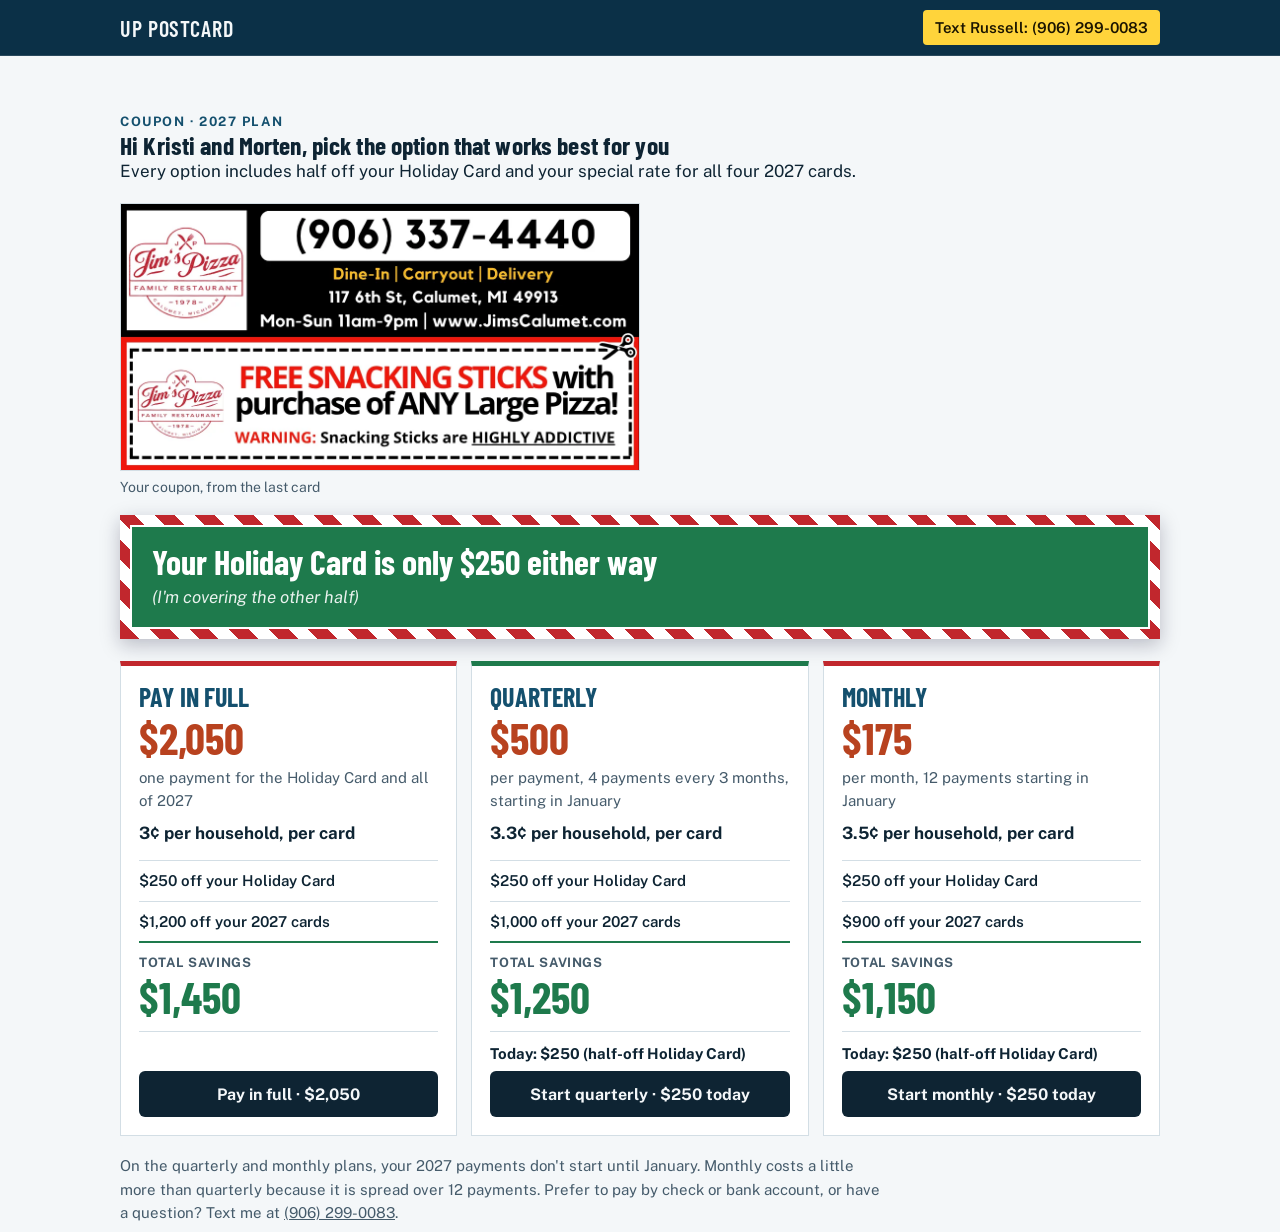
<file: jimspizza/index.html>
<!doctype html>
<html lang="en">
<head>
<meta charset="utf-8">
<meta name="viewport" content="width=device-width, initial-scale=1, viewport-fit=cover">
<title>Your 2027 Coupon Options | Support the UP</title>
<meta name="robots" content="noindex, nofollow">
<link rel="canonical" href="https://uppostcard.com/jimspizza/">
<link rel="preconnect" href="https://fonts.googleapis.com">
<link rel="preconnect" href="https://fonts.gstatic.com" crossorigin>
<link href="https://fonts.googleapis.com/css2?family=Anton&family=Barlow+Condensed:wght@600;700&family=Public+Sans:wght@400;600;700&display=swap" rel="stylesheet">
<link rel="stylesheet" href="../styles.css?v=4">
<style>
.res{margin-top:22px;display:grid;grid-template-columns:repeat(3,minmax(0,1fr));gap:14px;max-width:1100px}
.rc{background:var(--surface);border:1px solid var(--line);padding:18px;display:flex;flex-direction:column;gap:6px;border-top:5px solid #c1272d}.rc:nth-child(even){border-top-color:#1e7a4c}
.rc h3{font-size:26px;text-transform:uppercase;color:var(--lake)}
.rc .big{font-family:var(--font-display);font-weight:700;font-size:44px;line-height:1;color:var(--rust)}
.rc .sub2{font-size:15px;color:var(--muted);min-height:3.2em}
.rc .today{font-size:15px;font-weight:700}
.rc .btn{margin-top:auto;justify-content:center;text-align:center}
.rc .btn[aria-disabled="true"]{opacity:.45;pointer-events:none}
.sav{margin:8px 0 4px;border-bottom:1px solid var(--line)}.sav .sl{border-top:1px solid var(--line);padding:8px 0;font-size:15px;font-weight:600}.sav .stot{border-top:2px solid #1e7a4c;padding:10px 0 12px;display:flex;flex-direction:column;gap:2px}.sav .stot span{font-size:13px;font-weight:700;text-transform:uppercase;letter-spacing:.05em;color:var(--muted)}.sav .stot b{font-family:var(--font-display);font-size:44px;line-height:1;color:#1e7a4c}@media (prefers-color-scheme:dark){.sav .stot b{color:#58c58d}}
.cph{font-weight:700}
@media (max-width:900px){.res{grid-template-columns:1fr}}
.phead{margin-top:16px;padding:18px 22px;background:#1e7a4c;color:#fff;border:10px solid transparent;border-image:repeating-linear-gradient(45deg,#c1272d 0 14px,#fff 14px 28px) 10;box-shadow:0 0 0 2px #fff inset,0 6px 18px rgba(14,15,49,.25);display:flex;flex-direction:column;gap:4px;max-width:1100px}.ph1{font-family:var(--font-display);font-weight:700;font-size:clamp(22px,3.8vw,34px);line-height:1.1}.ph2{font-size:clamp(14px,2vw,17px);font-weight:400;font-style:italic;opacity:.9}
.cpn{margin:18px 0 0;max-width:520px}.cpn img{display:block;width:100%;height:auto;border:1px solid var(--line)}.cpn figcaption{margin-top:6px;font-size:14px;color:var(--muted)}
.note{margin-top:18px;max-width:760px;color:var(--muted)}
</style>
<link rel="icon" href="/favicon.ico" sizes="any"><link rel="icon" type="image/png" sizes="48x48" href="/img/favicon-48.png"><link rel="apple-touch-icon" href="/img/apple-touch-icon.png"></head>
<body>
<header class="topbar band"><div class="wrap"><a class="brand" href="../" style="background:none;color:inherit;padding:0;font-size:22px">UP Postcard</a><a href="sms:+19062990083">Text Russell: (906) 299-0083</a></div></header>

<section class="s band"><div class="wrap">
  <p class="label">Coupon &middot; 2027 plan</p>
  <h1>Hi Kristi and Morten, pick the option that works best for you</h1>
  <p class="sub">Every option includes half off your Holiday Card and your special rate for all four 2027 cards.</p>

  <figure class="cpn"><img src="../img/ads/coupon-jims-pizza.webp" alt="Jim's Pizza coupon: free snacking sticks with purchase of any large pizza" width="1050" height="540"><figcaption>Your coupon, from the last card</figcaption></figure>

  <div class="phead"><span class="ph1">Your Holiday Card is only $250 either way</span><span class="ph2">(I'm covering the other half)</span></div>

  <div class="res">
    <div class="rc">
      <h3>Pay in full</h3>
      <div class="big">$2,050</div>
      <div class="sub2">one payment for the Holiday Card and all of 2027</div>
      <div class="cph">3&cent; per household, per card</div>
      <div class="sav"><div class="sl">$250 off your Holiday Card</div><div class="sl">$1,200 off your 2027 cards</div><div class="stot"><span>Total savings</span><b>$1,450</b></div></div>
      <a class="btn sm dark" href="https://buy.stripe.com/4gMcMX62W1YKeDD1jkb3q05" target="_blank" rel="noopener">Pay in full &middot; $2,050</a>
    </div>
    <div class="rc">
      <h3>Quarterly</h3>
      <div class="big">$500</div>
      <div class="sub2">per payment, 4 payments every 3 months, starting in January</div>
      <div class="cph">3.3&cent; per household, per card</div>
      <div class="sav"><div class="sl">$250 off your Holiday Card</div><div class="sl">$1,000 off your 2027 cards</div><div class="stot"><span>Total savings</span><b>$1,250</b></div></div>
      <div class="today">Today: $250 (half-off Holiday Card)</div>
      <a class="btn sm dark" href="https://2027.supporttheup.com/quarterly-coupon" target="_blank" rel="noopener">Start quarterly &middot; $250 today</a>
    </div>
    <div class="rc">
      <h3>Monthly</h3>
      <div class="big">$175</div>
      <div class="sub2">per month, 12 payments starting in January</div>
      <div class="cph">3.5&cent; per household, per card</div>
      <div class="sav"><div class="sl">$250 off your Holiday Card</div><div class="sl">$900 off your 2027 cards</div><div class="stot"><span>Total savings</span><b>$1,150</b></div></div>
      <div class="today">Today: $250 (half-off Holiday Card)</div>
      <a class="btn sm dark" href="https://2027.supporttheup.com/monthly-coupon" target="_blank" rel="noopener">Start monthly &middot; $250 today</a>
    </div>
  </div>

  <p class="note">On the quarterly and monthly plans, your 2027 payments don't start until January. Monthly costs a little more than quarterly because it is spread over 12 payments. Prefer to pay by check or bank account, or have a question? Text me at <a href="sms:+19062990083">(906) 299-0083</a>.</p>
</div></section>
</body>
</html>
</file>
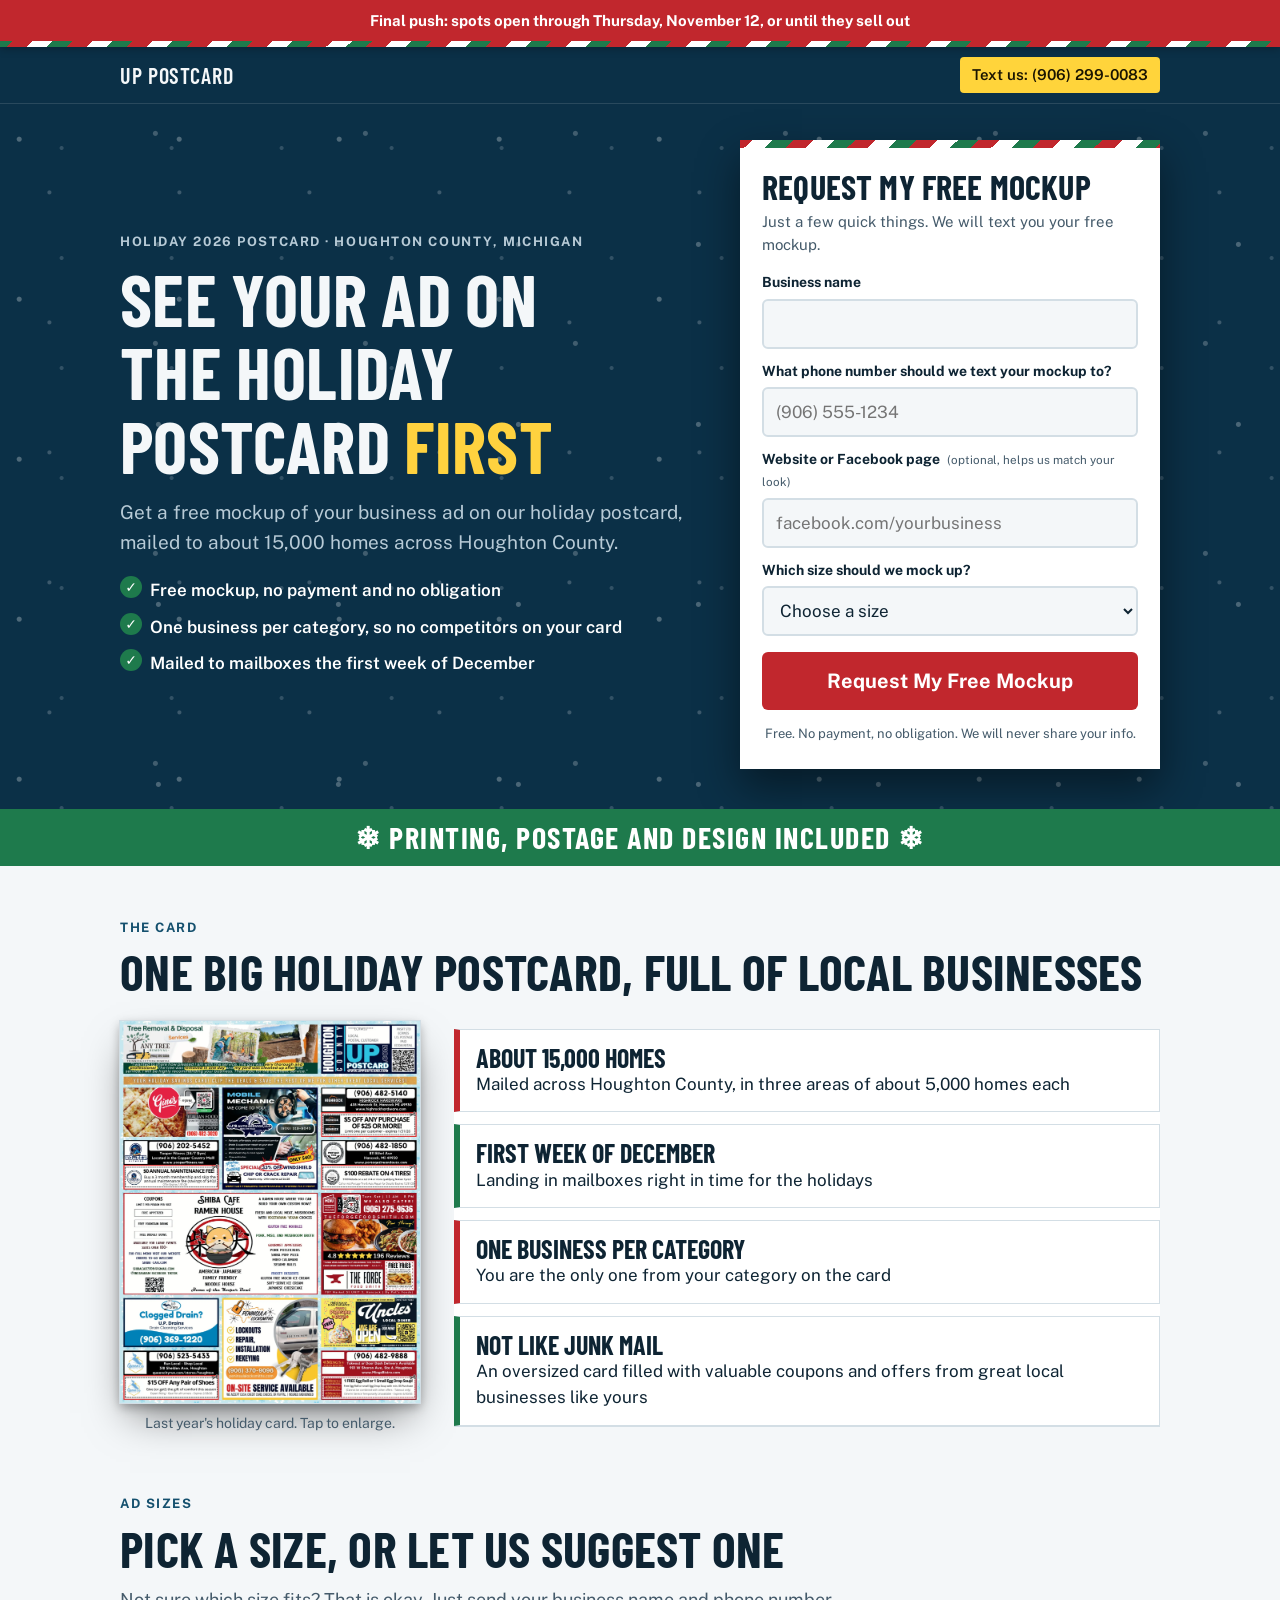
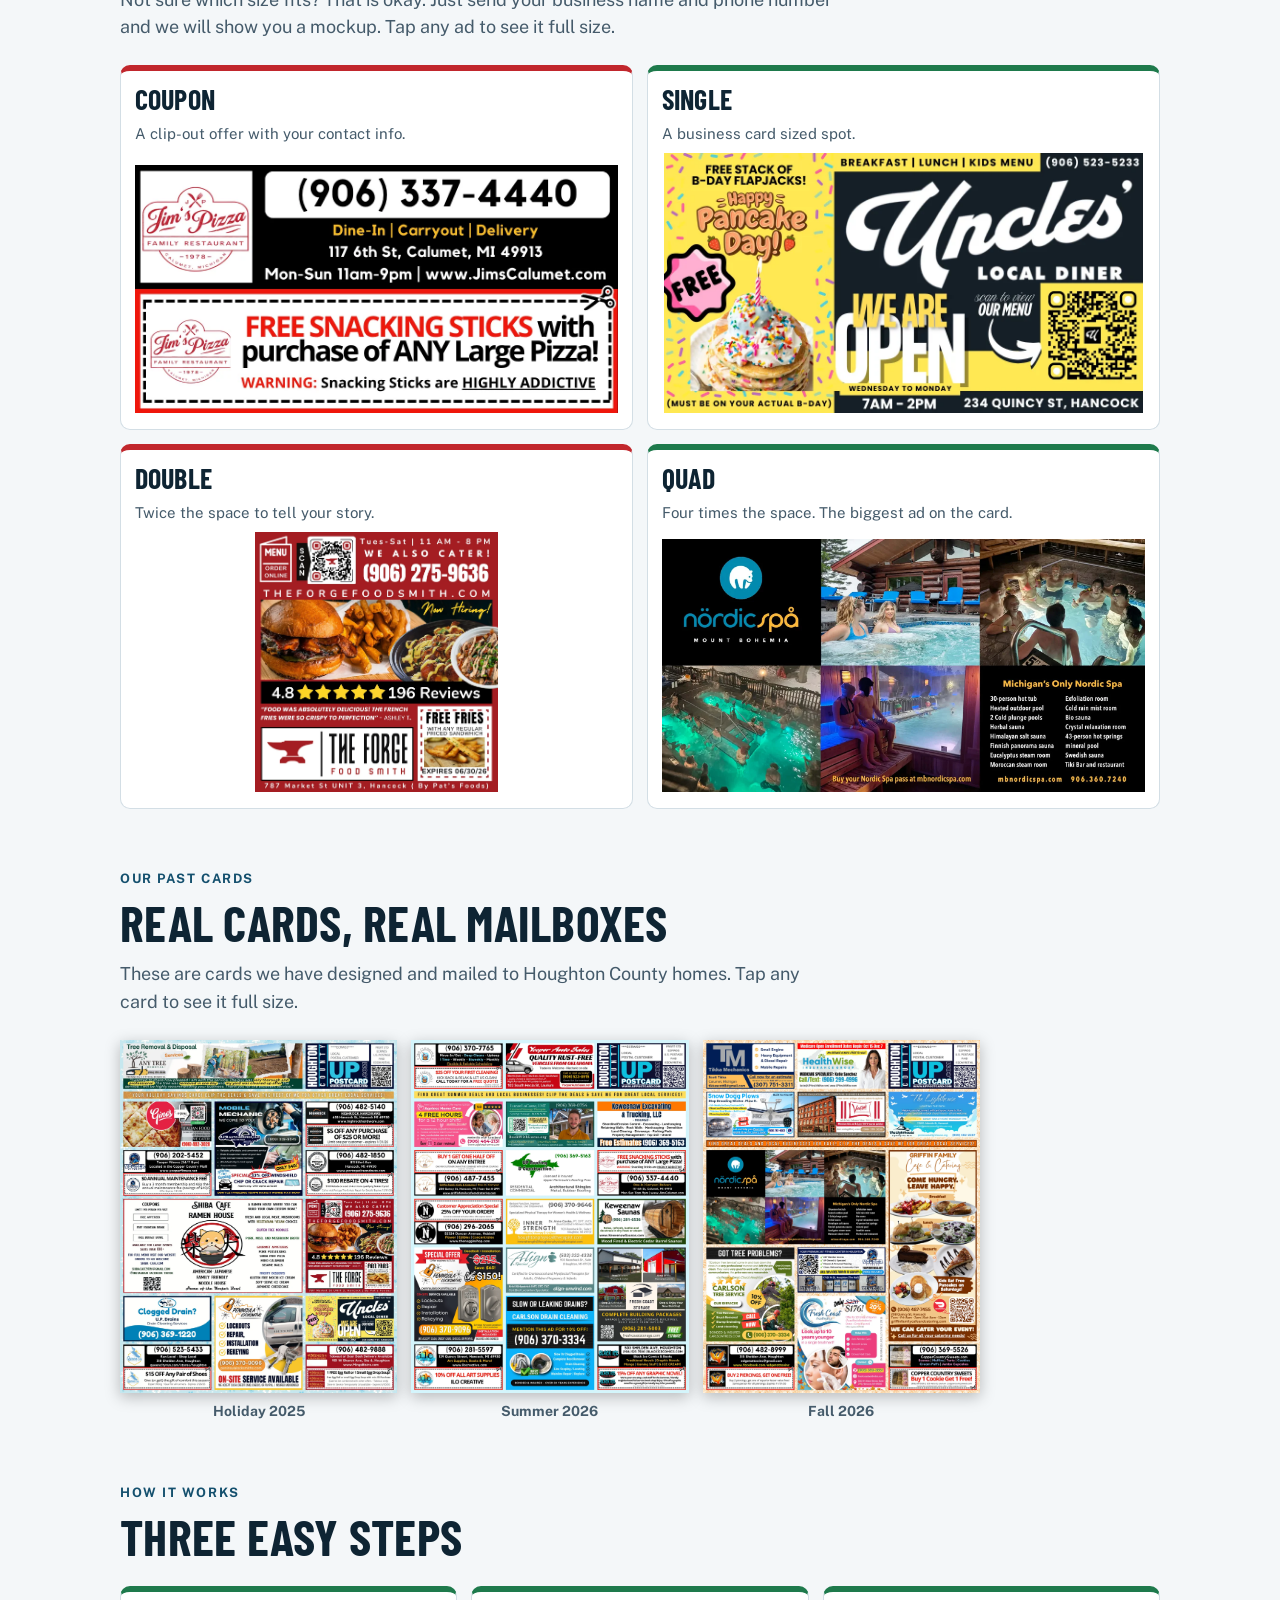
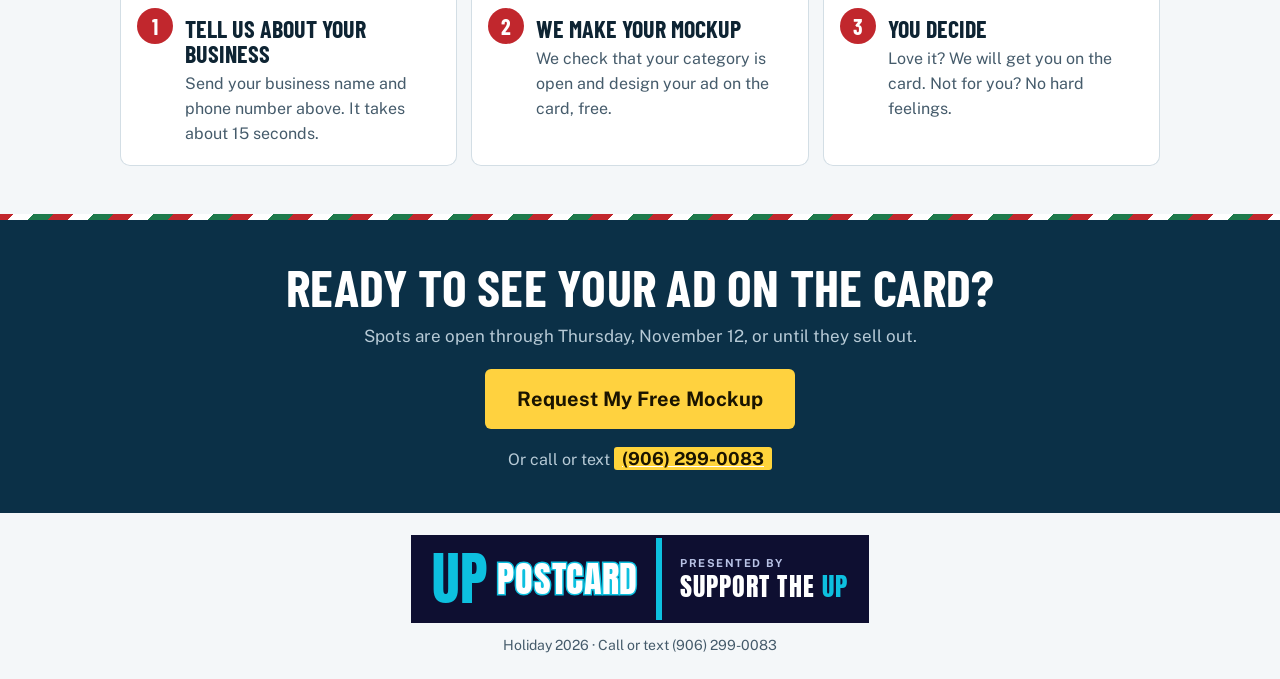
<file: mockup/index.html>
<!doctype html>
<html lang="en">
<head>
<meta charset="utf-8">
<meta name="viewport" content="width=device-width, initial-scale=1, viewport-fit=cover">
<title>Get Your Free Ad Mockup | Holiday Postcard, Houghton County | UP Postcard</title>
<meta name="description" content="See your business ad on the 2026 Houghton County holiday postcard before you decide. Free mockup, no payment, no obligation. Mailed to about 15,000 homes the first week of December.">
<meta name="robots" content="noindex">
<link rel="canonical" href="https://uppostcard.com/mockup/">
<meta property="og:type" content="website"><meta property="og:site_name" content="UP Postcard by Support the UP">
<meta property="og:title" content="Get Your Free Ad Mockup | Holiday Postcard, Houghton County"><meta property="og:description" content="See your business ad on the 2026 Houghton County holiday postcard before you decide. Free, no obligation.">
<meta property="og:url" content="https://uppostcard.com/mockup/"><meta property="og:image" content="https://uppostcard.com/img/og-holiday.jpg">
<link rel="preconnect" href="https://fonts.googleapis.com">
<link rel="preconnect" href="https://fonts.gstatic.com" crossorigin>
<link href="https://fonts.googleapis.com/css2?family=Anton&family=Barlow+Condensed:wght@600;700&family=Public+Sans:wght@400;600;700&display=swap" rel="stylesheet">
<link rel="stylesheet" href="../styles.css?v=4">
<style>
.candy{border-top:6px solid transparent;border-image:repeating-linear-gradient(135deg,#c1272d 0 14px,#fff 14px 28px,#1e7a4c 28px 42px) 6}
.deadline{background:#c1272d;color:#fff;text-align:center;font-weight:700;font-size:15px;border-bottom:6px solid transparent;border-image:repeating-linear-gradient(135deg,#c1272d 0 14px,#fff 14px 28px,#1e7a4c 28px 42px) 6}
.deadline .wrap{padding-block:9px}
.hero{background-image:radial-gradient(circle at 12% 22%,rgba(255,255,255,.28) 0 2px,transparent 3px),radial-gradient(circle at 74% 14%,rgba(255,255,255,.22) 0 2px,transparent 3px),radial-gradient(circle at 38% 68%,rgba(255,255,255,.2) 0 1.5px,transparent 2.5px),radial-gradient(circle at 88% 78%,rgba(255,255,255,.26) 0 2px,transparent 3px),radial-gradient(circle at 56% 40%,rgba(255,255,255,.16) 0 1.5px,transparent 2.5px);background-size:160px 160px,210px 210px,130px 130px,180px 180px,110px 110px;overflow:hidden}
.hero .wrap{padding-block:36px 40px}
.hgrid{display:grid;grid-template-columns:minmax(0,1fr) 420px;gap:40px;align-items:center}
.hgrid h1{font-size:clamp(38px,6.5vw,72px);text-transform:uppercase}
.hgrid h1 em{font-style:normal;color:#ffd23f}
.hgrid .sub{margin-top:16px;font-size:19px;color:var(--hero-muted);max-width:30em}
.ticks{margin:20px 0 0;padding:0;list-style:none;display:grid;gap:10px;color:#fff;font-weight:600}
.ticks li{padding-left:30px;position:relative}
.ticks li::before{content:"\2713";position:absolute;left:0;top:-1px;width:22px;height:22px;border-radius:50%;background:#1e7a4c;color:#fff;font-size:14px;line-height:22px;text-align:center}
.formcard{background:var(--surface);color:var(--ink);padding:22px 22px 24px;border-top:8px solid transparent;border-image:repeating-linear-gradient(135deg,#c1272d 0 14px,#fff 14px 28px,#1e7a4c 28px 42px) 8;box-shadow:0 18px 40px rgba(0,0,0,.45)}
.formcard h2{font-size:34px;text-transform:uppercase;line-height:1}
.formcard .fs{margin-top:6px;color:var(--muted);font-size:15px}
.formcard form{margin-top:16px;display:grid;gap:12px}
.formcard label{display:grid;gap:5px;font-weight:700;font-size:14px}
.formcard label small{font-weight:400;color:var(--muted);display:inline;margin-left:4px}
.formcard input,.formcard select{width:100%;min-height:50px;padding:10px 12px;font:400 17px var(--font-body);color:var(--ink);background:var(--bg);border:2px solid var(--line);border-radius:6px}
.formcard input:focus,.formcard select:focus{outline:3px solid #ffd23f;outline-offset:1px;border-color:var(--ink)}
.formcard .go{margin-top:4px;min-height:58px;font-size:20px;width:100%;background:#c1272d;color:#fff;border:0;border-radius:6px;font-weight:700;cursor:pointer;font-family:var(--font-body)}
.formcard .go:disabled{opacity:.6;cursor:wait}
.formcard .fine{font-size:13px;color:var(--muted);text-align:center;margin:2px 0 0}
.formcard .err{color:#c1272d;font-weight:700;font-size:15px;margin:0}
.hp{position:absolute;left:-9999px;opacity:0;height:0;width:0}
.thanks{padding:8px 0}.thanks h2{color:#1e7a4c}.thanks p{margin-top:10px}
@media (prefers-color-scheme:dark){.thanks h2{color:#58c58d}.formcard .err{color:#ff8a82}}
.incl{background:#1e7a4c;color:#fff}.incl .wrap{text-align:center;padding-block:12px;font-family:var(--font-display);font-weight:700;font-size:min(5.4vw,30px);letter-spacing:.05em;text-transform:uppercase;line-height:1.1}
section.s{padding-block:52px 8px}
.s h2{font-size:clamp(32px,5.2vw,50px);text-transform:uppercase;margin-top:8px}
.s .lead{margin-top:12px;max-width:40em;color:var(--muted);font-size:18px}
.cardrow{margin-top:24px;display:grid;grid-template-columns:300px minmax(0,1fr);gap:34px;align-items:center}
.cardrow button{display:block;width:100%;padding:0;border:0;background:none;cursor:zoom-in}
.cardrow img{width:100%;height:auto;display:block;box-shadow:0 20px 40px -10px rgba(0,0,0,.5),0 4px 10px rgba(0,0,0,.3);outline:1px solid var(--line)}
.cardrow figcaption{font-size:14px;color:var(--muted);margin-top:10px;text-align:center}
.facts{margin:0;padding:0;list-style:none;display:grid;gap:12px}
.facts li{background:var(--surface);border:1px solid var(--line);border-left:6px solid #c1272d;padding:14px 16px;font-size:17px}
.facts li:nth-child(even){border-left-color:#1e7a4c}
.facts b{display:block;font-family:var(--font-display);font-size:26px;text-transform:uppercase;line-height:1.05}
.szg{margin-top:24px;display:grid;grid-template-columns:repeat(2,minmax(0,1fr));gap:14px}
.sz{background:var(--surface);border:1px solid var(--line);border-top:6px solid #c1272d;padding:14px 14px 16px;display:flex;flex-direction:column;gap:8px}
.sz:nth-child(even){border-top-color:#1e7a4c}
.sz h3{font-size:28px;text-transform:uppercase;color:var(--ink)}
.sz p{color:var(--muted);font-size:15px;margin:0}
.sz button{display:block;width:100%;padding:0;border:0;background:#fff;cursor:zoom-in;margin-top:auto}
.sz img{display:block;width:100%;height:auto;max-height:260px;object-fit:contain;background:#fff}
.pastg{margin-top:24px;display:grid;grid-template-columns:repeat(3,minmax(0,1fr));gap:14px;max-width:860px}
.pastg figure{margin:0}
.pastg button{display:block;width:100%;padding:0;border:0;background:var(--surface);box-shadow:0 4px 14px rgba(0,0,0,.25);cursor:zoom-in}
.pastg img{display:block;width:100%;height:auto}
.pastg figcaption{margin-top:8px;text-align:center;font-weight:700;font-size:14px;color:var(--muted)}
.steps{margin:24px 0 0;padding:0;list-style:none;display:grid;grid-template-columns:repeat(3,minmax(0,1fr));gap:14px;counter-reset:st}
.steps li{counter-increment:st;background:var(--surface);border:1px solid var(--line);border-top:6px solid #1e7a4c;padding:18px 18px 18px 64px;position:relative}
.steps li::before{content:counter(st);position:absolute;left:16px;top:16px;width:36px;height:36px;border-radius:50%;background:#c1272d;color:#fff;font:700 22px/36px var(--font-display);text-align:center}
.steps b{display:block;font-family:var(--font-display);font-size:24px;text-transform:uppercase;line-height:1.05}
.steps span{display:block;margin-top:6px;color:var(--muted)}
.bot{margin-top:40px;background:var(--hero-bg);color:#fff;text-align:center;padding-block:40px}
.bot h2{font-size:clamp(32px,6vw,52px);text-transform:uppercase}
.bot p{margin-top:10px;color:var(--hero-muted)}
.bot .btn{margin-top:20px;min-height:60px;font-size:20px;padding:0 30px;background:#ffd23f;color:#1a1400}
.bot .numline{margin-top:16px;font-size:16px;color:var(--hero-muted)}
.bot .numline a{color:#fff}
@media (max-width:900px){.hgrid{grid-template-columns:1fr;gap:26px}.cardrow{grid-template-columns:1fr}.cardrow figure{max-width:300px;margin:0 auto}.steps{grid-template-columns:1fr}}
@media (max-width:520px){.pastg{gap:8px}.szg{grid-template-columns:1fr}.hero .wrap{padding-block:28px 32px}}
</style>
<link rel="icon" href="/favicon.ico" sizes="any"><link rel="icon" type="image/png" sizes="48x48" href="/img/favicon-48.png"><link rel="apple-touch-icon" href="/img/apple-touch-icon.png"></head>
<body>
<div class="deadline band"><div class="wrap">Final push: spots open through Thursday, November 12, or until they sell out</div></div>
<header class="topbar band">
  <div class="wrap">
    <a class="brand" href="../" style="background:none;color:inherit;padding:0;font-size:22px">UP Postcard</a>
    <a href="sms:+19062990083">Text us: (906) 299-0083</a>
  </div>
</header>

<section class="hero band">
  <div class="wrap hgrid">
    <div>
      <p class="label" style="color:var(--hero-muted)">Holiday 2026 postcard &middot; Houghton County, Michigan</p>
      <h1 style="margin-top:10px">See Your Ad on the Holiday Postcard <em>First</em></h1>
      <p class="sub">Get a free mockup of your business ad on our holiday postcard, mailed to about 15,000 homes across Houghton County.</p>
      <ul class="ticks">
        <li>Free mockup, no payment and no obligation</li>
        <li>One business per category, so no competitors on your card</li>
        <li>Mailed to mailboxes the first week of December</li>
      </ul>
    </div>
    <div class="formcard" id="form">
      <div id="formwrap">
        <h2>Request My Free Mockup</h2>
        <p class="fs">Just a few quick things. We will text you your free mockup.</p>
        <form id="mf" novalidate>
          <input class="hp" type="checkbox" name="botcheck" tabindex="-1" autocomplete="off" aria-hidden="true">
          <label>Business name<input type="text" name="business" autocomplete="organization" required></label>
          <label>What phone number should we text your mockup to?<input type="tel" name="phone" autocomplete="tel" inputmode="tel" placeholder="(906) 555-1234" maxlength="14" required></label>
          <label><span>Website or Facebook page <small>(optional, helps us match your look)</small></span><input type="text" name="link" inputmode="url" autocapitalize="off" autocorrect="off" placeholder="facebook.com/yourbusiness"></label>
          <label>Which size should we mock up?
            <select name="size" required>
              <option value="" selected disabled>Choose a size</option>
              <option value="Coupon">Coupon (a clip-out offer)</option>
              <option value="Single">Single (business card size)</option>
              <option value="Double">Double (twice the space)</option>
              <option value="Quad">Quad (the biggest ad)</option>
            </select>
          </label>
          <p class="err" id="err" role="alert" hidden></p>
          <button class="go" type="submit" id="go">Request My Free Mockup</button>
          <p class="fine">Free. No payment, no obligation. We will never share your info.</p>
        </form>
      </div>
      <div class="thanks" id="thanks" hidden>
        <h2>Got it. Thank you!</h2>
        <p>We will text you soon to confirm your category and get your free mockup started.</p>
        <p>Want to talk right now? Call or text <a href="tel:+19062990083"><strong>(906) 299-0083</strong></a>.</p>
      </div>
    </div>
  </div>
</section>

<div class="incl band"><div class="wrap"><span>&#10052; Printing, postage and design included &#10052;</span></div></div>

<section class="s band" id="card">
  <div class="wrap">
    <p class="label">The card</p>
    <h2>One big holiday postcard, full of local businesses</h2>
    <div class="cardrow">
      <figure style="margin:0"><button type="button" data-expand aria-label="Open last year's holiday card full size"><img src="../img/past/holiday-front.webp" alt="Last year's UP Postcard holiday card, full of local business ads" width="1500" height="1910"></button><figcaption>Last year's holiday card. Tap to enlarge.</figcaption></figure>
      <ul class="facts">
        <li><b>About 15,000 homes</b>Mailed across Houghton County, in three areas of about 5,000 homes each</li>
        <li><b>First week of December</b>Landing in mailboxes right in time for the holidays</li>
        <li><b>One business per category</b>You are the only one from your category on the card</li>
        <li><b>Not like junk mail</b>An oversized card filled with valuable coupons and offers from great local businesses like yours</li>
      </ul>
    </div>
  </div>
</section>

<section class="s band" id="sizes">
  <div class="wrap">
    <p class="label">Ad sizes</p>
    <h2>Pick a size, or let us suggest one</h2>
    <p class="lead">Not sure which size fits? That is okay. Just send your business name and phone number and we will show you a mockup. Tap any ad to see it full size.</p>
    <div class="szg">
      <div class="sz"><h3>Coupon</h3><p>A clip-out offer with your contact info.</p><button type="button" data-expand aria-label="Open coupon ad example full size"><img src="../img/ads/coupon-jims-pizza.webp" width="1050" height="540" alt="Jim's Pizza coupon ad example" loading="lazy"></button></div>
      <div class="sz"><h3>Single</h3><p>A business card sized spot.</p><button type="button" data-expand aria-label="Open single ad example full size"><img src="../img/ads/single-uncles-diner.webp" width="1000" height="542" alt="Uncle's Local Diner single ad example" loading="lazy"></button></div>
      <div class="sz"><h3>Double</h3><p>Twice the space to tell your story.</p><button type="button" data-expand aria-label="Open double ad example full size"><img src="../img/ads/double-the-forge.webp" width="1050" height="1119" alt="The Forge double ad example" loading="lazy"></button></div>
      <div class="sz"><h3>Quad</h3><p>Four times the space. The biggest ad on the card.</p><button type="button" data-expand aria-label="Open quad ad example full size"><img src="../img/ads/quad-nordic-spa.webp" width="1600" height="837" alt="Nordic Spa quad ad example" loading="lazy"></button></div>
    </div>
  </div>
</section>

<section class="s band" id="past">
  <div class="wrap">
    <p class="label">Our past cards</p>
    <h2>Real cards, real mailboxes</h2>
    <p class="lead">These are cards we have designed and mailed to Houghton County homes. Tap any card to see it full size.</p>
    <div class="pastg">
      <figure><button type="button" data-expand aria-label="Holiday 2025 card full size"><img src="../img/past/holiday-front.webp" alt="UP Postcard holiday 2025 card" loading="lazy"></button><figcaption>Holiday 2025</figcaption></figure>
      <figure><button type="button" data-expand aria-label="Summer 2026 card full size"><img src="../img/past/summer-front.webp" alt="UP Postcard summer 2026 card" loading="lazy"></button><figcaption>Summer 2026</figcaption></figure>
      <figure><button type="button" data-expand aria-label="Fall 2026 card full size"><img src="../img/past/fall-front.webp" alt="UP Postcard fall 2026 card" loading="lazy"></button><figcaption>Fall 2026</figcaption></figure>
    </div>
  </div>
</section>

<section class="s band" id="how">
  <div class="wrap">
    <p class="label">How it works</p>
    <h2>Three easy steps</h2>
    <ol class="steps">
      <li><b>Tell us about your business</b><span>Send your business name and phone number above. It takes about 15 seconds.</span></li>
      <li><b>We make your mockup</b><span>We check that your category is open and design your ad on the card, free.</span></li>
      <li><b>You decide</b><span>Love it? We will get you on the card. Not for you? No hard feelings.</span></li>
    </ol>
  </div>
</section>

<section class="bot band candy">
  <div class="wrap">
    <h2>Ready to see your ad on the card?</h2>
    <p>Spots are open through Thursday, November 12, or until they sell out.</p>
    <a class="btn" href="#form" id="up">Request My Free Mockup</a>
    <p class="numline">Or call or text <a href="tel:+19062990083"><strong>(906) 299-0083</strong></a></p>
  </div>
</section>

<footer class="band"><div class="wrap sutwrap"><a class="sutlogo" href="../" aria-label="UP Postcard, presented by Support the UP"><span class="u"><span class="up">UP</span><span class="pc">Postcard</span></span><span class="bar"></span><span class="by"><small>Presented by</small><b>Support the <i>UP</i></b></span></a><p>Holiday 2026 &middot; Call or text (906) 299-0083</p></div></footer>

<div class="lb" id="lb" role="dialog" aria-label="Expanded image"><button type="button" id="lbx">Close</button><img alt="" id="lbi"></div>

<script>
/* ===== EDIT HERE =====
   WEB3FORMS_KEY: free access key from web3forms.com (enter your email there, the key is emailed to you). Empty = the form opens a text message instead.
   PIXEL_ID: your Meta (Facebook) pixel ID, digits only. Empty = no tracking. */
var WEB3FORMS_KEY = "52a14bac-d649-4b10-861f-273b0870c640";
var PIXEL_ID = "2365810330822956";
var SMS_NUMBER = "+19062990083";

(function () {
  if (PIXEL_ID) {
    !function(f,b,e,v,n,t,s){if(f.fbq)return;n=f.fbq=function(){n.callMethod?n.callMethod.apply(n,arguments):n.queue.push(arguments)};if(!f._fbq)f._fbq=n;n.push=n;n.loaded=!0;n.version='2.0';n.queue=[];t=b.createElement(e);t.async=!0;t.src=v;s=b.getElementsByTagName(e)[0];s.parentNode.insertBefore(t,s)}(window,document,'script','https://connect.facebook.net/en_US/fbevents.js');
    fbq('init', PIXEL_ID); fbq('track', 'PageView');
  }
  var ph = document.querySelector('input[name=phone]');
  function fmt(v) {
    var d = v.replace(/\D/g, ''); if (d.charAt(0) === '1') d = d.slice(1); d = d.slice(0, 10);
    if (d.length === 0) return '';
    if (d.length < 4) return '(' + d;
    if (d.length < 7) return '(' + d.slice(0, 3) + ') ' + d.slice(3);
    return '(' + d.slice(0, 3) + ') ' + d.slice(3, 6) + '-' + d.slice(6);
  }
  ph.addEventListener('input', function () { ph.value = fmt(ph.value); });
  var f = document.getElementById('mf'), err = document.getElementById('err'), go = document.getElementById('go');
  function showErr(m) { err.textContent = m; err.hidden = false; }
  var saved = {}; var rid = Math.random().toString(36).slice(2, 6).toUpperCase();
  function thanks() {
    try { sessionStorage.setItem('mk_biz', saved.business || ''); sessionStorage.setItem('mk_phone', saved.phone || ''); sessionStorage.setItem('mk_size', saved.size || ''); sessionStorage.setItem('mk_id', rid); } catch (e) {}
    window.location.href = 'thanks/';
  }
  f.addEventListener('submit', function (e) {
    e.preventDefault(); err.hidden = true;
    var d = {}; new FormData(f).forEach(function (v, k) { d[k] = String(v).trim(); });
    if (d.botcheck) return;
    saved = d;
    if (!d.business || !d.phone) { showErr('Please enter your business name and phone number.'); return; }
    if (!d.size) { showErr('Please choose the ad size you want us to mock up.'); return; }
    if (d.phone.replace(/\D/g, '').length < 10) { showErr('Please enter a phone number with area code.'); return; }
    if (!WEB3FORMS_KEY) {
      var body = 'Hi, I would like a free mockup for the holiday postcard.\nBusiness: ' + d.business + '\nPhone: ' + d.phone + (d.link ? '\nWebsite/Facebook: ' + d.link : '') + '\nSize: ' + d.size;
      if (PIXEL_ID && window.fbq) fbq('track', 'Lead');
      window.location.href = 'sms:' + SMS_NUMBER + '?&body=' + encodeURIComponent(body);
      return;
    }
    go.disabled = true; go.textContent = 'Sending...';
    var payload = {
      access_key: WEB3FORMS_KEY,
      subject: 'New free mockup request [' + rid + ']: ' + d.business,
      from_name: 'UP Postcard mockup page',
      business: d.business, phone: d.phone, website_or_facebook: d.link || 'not given', size: d.size, request_id: rid,
      page: 'uppostcard.com/mockup'
    };
    fetch('https://api.web3forms.com/submit', { method: 'POST', headers: { 'Content-Type': 'application/json', 'Accept': 'application/json' }, body: JSON.stringify(payload) })
      .then(function (r) { return r.json(); })
      .then(function (j) { if (j && j.success) thanks(); else throw new Error('fail'); })
      .catch(function () { go.disabled = false; go.textContent = 'Request My Free Mockup'; showErr('Sorry, that did not go through. Please call or text (906) 299-0083 and we will take care of it.'); });
  });

  var lb = document.getElementById('lb'), lbi = document.getElementById('lbi'), lbx = document.getElementById('lbx');
  var fr = document.querySelectorAll('[data-expand]');
  for (var i = 0; i < fr.length; i++) (function (b) {
    b.addEventListener('click', function () { var im = b.querySelector('img'); if (!im) return; lbi.src = im.currentSrc || im.src; lb.classList.add('on'); lbx.focus(); });
  })(fr[i]);
  function close() { lb.classList.remove('on'); lbi.removeAttribute('src'); }
  lbx.addEventListener('click', close);
  lb.addEventListener('click', function (e) { if (e.target === lb) close(); });
  document.addEventListener('keydown', function (e) { if (e.key === 'Escape') close(); });
})();
</script>
</body>
</html>
</file>
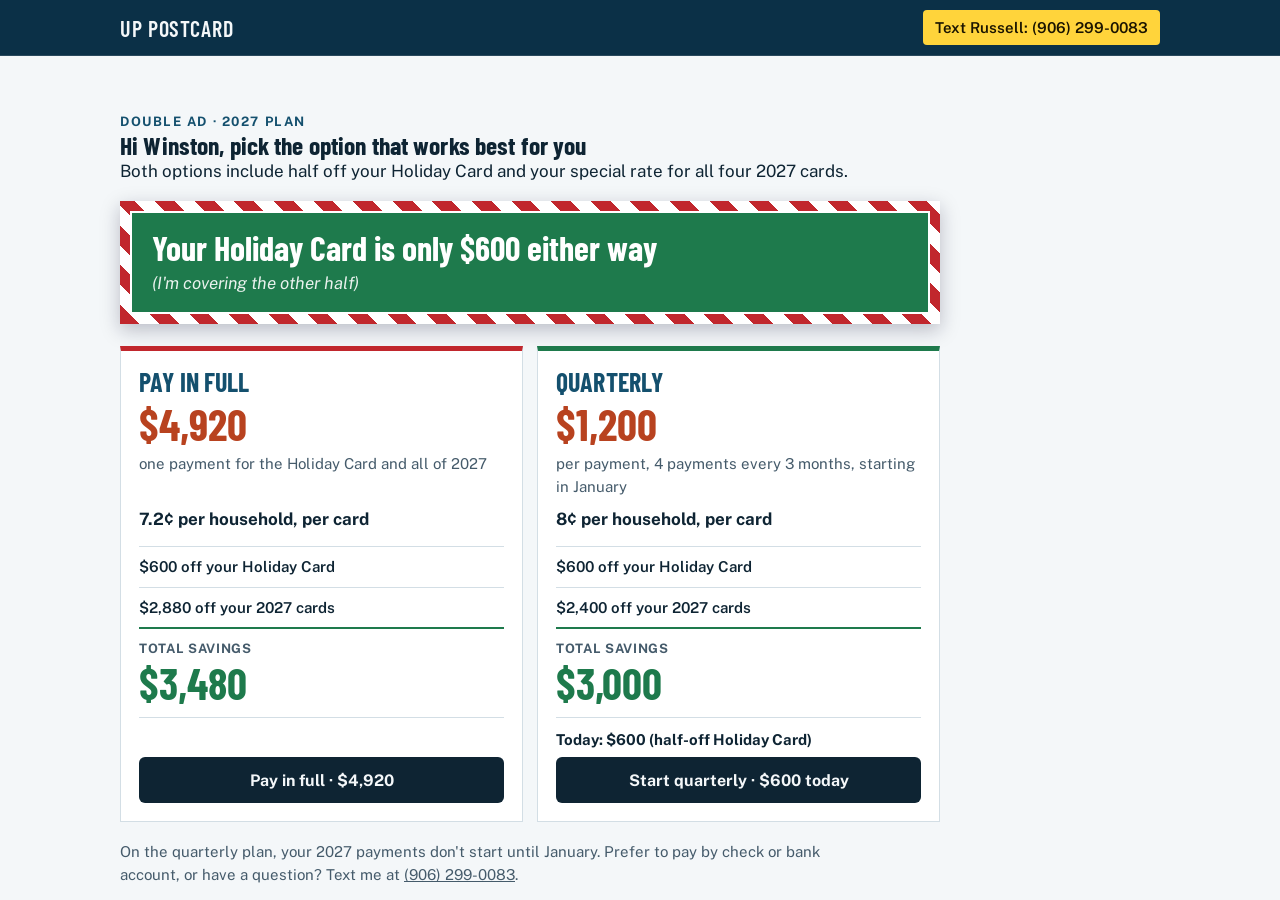
<file: winston/index.html>
<!doctype html>
<html lang="en">
<head>
<meta charset="utf-8">
<meta name="viewport" content="width=device-width, initial-scale=1, viewport-fit=cover">
<title>Your 2027 Double Ad Options | Support the UP</title>
<meta name="robots" content="noindex, nofollow">
<link rel="canonical" href="https://uppostcard.com/winston/">
<link rel="preconnect" href="https://fonts.googleapis.com">
<link rel="preconnect" href="https://fonts.gstatic.com" crossorigin>
<link href="https://fonts.googleapis.com/css2?family=Anton&family=Barlow+Condensed:wght@600;700&family=Public+Sans:wght@400;600;700&display=swap" rel="stylesheet">
<link rel="stylesheet" href="../styles.css?v=4">
<style>
.res{margin-top:22px;display:grid;grid-template-columns:repeat(2,minmax(0,1fr));gap:14px;max-width:820px}
.rc{background:var(--surface);border:1px solid var(--line);padding:18px;display:flex;flex-direction:column;gap:6px;border-top:5px solid #c1272d}.rc:nth-child(even){border-top-color:#1e7a4c}
.rc h3{font-size:26px;text-transform:uppercase;color:var(--lake)}
.rc .big{font-family:var(--font-display);font-weight:700;font-size:44px;line-height:1;color:var(--rust)}
.rc .sub2{font-size:15px;color:var(--muted);min-height:3.2em}
.rc .today{font-size:15px;font-weight:700}
.rc .btn{margin-top:auto;justify-content:center;text-align:center}
.rc .btn[aria-disabled="true"]{opacity:.45;pointer-events:none}
.sav{margin:8px 0 4px;border-bottom:1px solid var(--line)}.sav .sl{border-top:1px solid var(--line);padding:8px 0;font-size:15px;font-weight:600}.sav .stot{border-top:2px solid #1e7a4c;padding:10px 0 12px;display:flex;flex-direction:column;gap:2px}.sav .stot span{font-size:13px;font-weight:700;text-transform:uppercase;letter-spacing:.05em;color:var(--muted)}.sav .stot b{font-family:var(--font-display);font-size:44px;line-height:1;color:#1e7a4c}@media (prefers-color-scheme:dark){.sav .stot b{color:#58c58d}}
.cph{font-weight:700}
@media (max-width:640px){.res{grid-template-columns:1fr}}
.phead{margin-top:16px;padding:18px 22px;background:#1e7a4c;color:#fff;border:10px solid transparent;border-image:repeating-linear-gradient(45deg,#c1272d 0 14px,#fff 14px 28px) 10;box-shadow:0 0 0 2px #fff inset,0 6px 18px rgba(14,15,49,.25);display:flex;flex-direction:column;gap:4px;max-width:820px}.ph1{font-family:var(--font-display);font-weight:700;font-size:clamp(22px,3.8vw,34px);line-height:1.1}.ph2{font-size:clamp(14px,2vw,17px);font-weight:400;font-style:italic;opacity:.9}
.note{margin-top:18px;max-width:760px;color:var(--muted)}
</style>
<link rel="icon" href="/favicon.ico" sizes="any"><link rel="icon" type="image/png" sizes="48x48" href="/img/favicon-48.png"><link rel="apple-touch-icon" href="/img/apple-touch-icon.png"></head>
<body>
<header class="topbar band"><div class="wrap"><a class="brand" href="../" style="background:none;color:inherit;padding:0;font-size:22px">UP Postcard</a><a href="sms:+19062990083">Text Russell: (906) 299-0083</a></div></header>

<section class="s band"><div class="wrap">
  <p class="label">Double ad &middot; 2027 plan</p>
  <h1>Hi Winston, pick the option that works best for you</h1>
  <p class="sub">Both options include half off your Holiday Card and your special rate for all four 2027 cards.</p>

  <div class="phead"><span class="ph1">Your Holiday Card is only $600 either way</span><span class="ph2">(I'm covering the other half)</span></div>

  <div class="res">
    <div class="rc">
      <h3>Pay in full</h3>
      <div class="big">$4,920</div>
      <div class="sub2">one payment for the Holiday Card and all of 2027</div>
      <div class="cph">7.2&cent; per household, per card</div>
      <div class="sav"><div class="sl">$600 off your Holiday Card</div><div class="sl">$2,880 off your 2027 cards</div><div class="stot"><span>Total savings</span><b>$3,480</b></div></div>
      <a class="btn sm dark" href="https://buy.stripe.com/5kQ14fezs9rc7bb4vwb3q03" target="_blank" rel="noopener">Pay in full &middot; $4,920</a>
    </div>
    <div class="rc">
      <h3>Quarterly</h3>
      <div class="big">$1,200</div>
      <div class="sub2">per payment, 4 payments every 3 months, starting in January</div>
      <div class="cph">8&cent; per household, per card</div>
      <div class="sav"><div class="sl">$600 off your Holiday Card</div><div class="sl">$2,400 off your 2027 cards</div><div class="stot"><span>Total savings</span><b>$3,000</b></div></div>
      <div class="today">Today: $600 (half-off Holiday Card)</div>
      <a class="btn sm dark" href="https://2027.supporttheup.com/quarterly-double" target="_blank" rel="noopener">Start quarterly &middot; $600 today</a>
    </div>
  </div>

  <p class="note">On the quarterly plan, your 2027 payments don't start until January. Prefer to pay by check or bank account, or have a question? Text me at <a href="sms:+19062990083">(906) 299-0083</a>.</p>
</div></section>
</body>
</html>
</file>
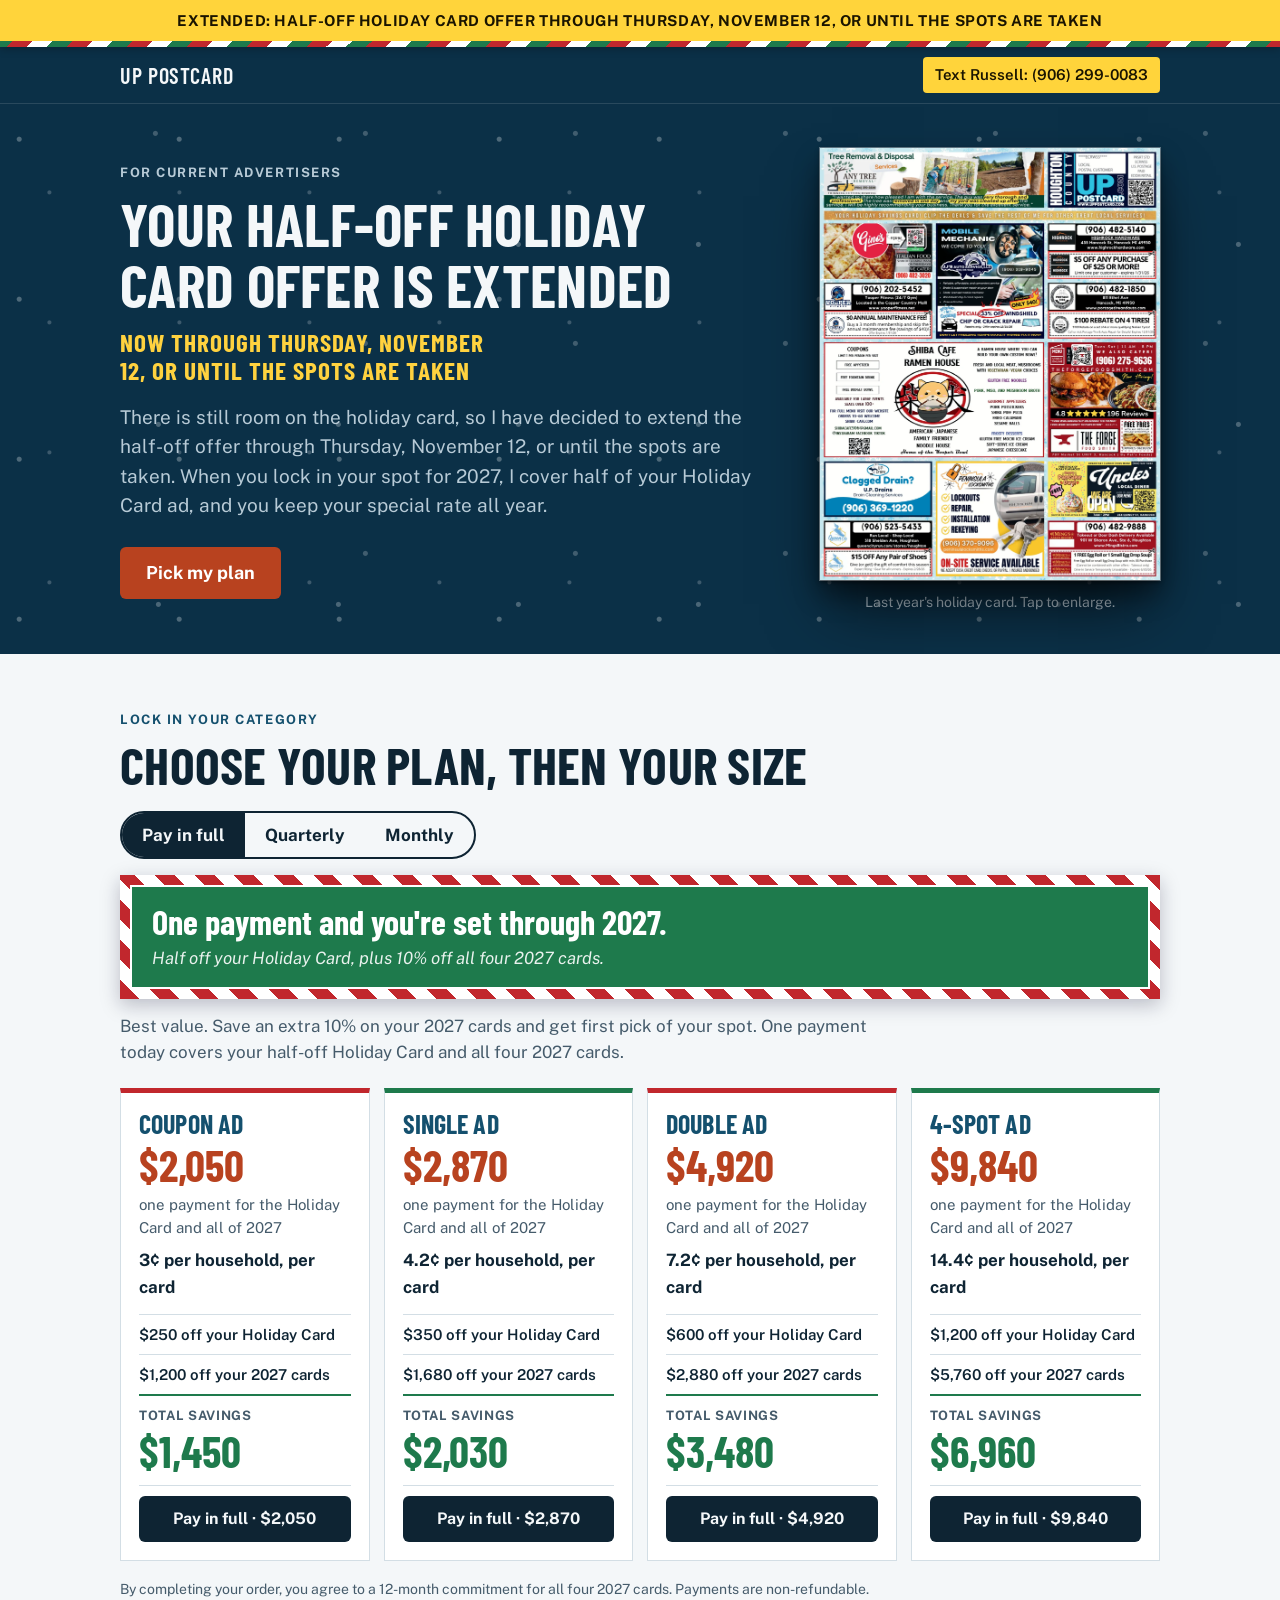
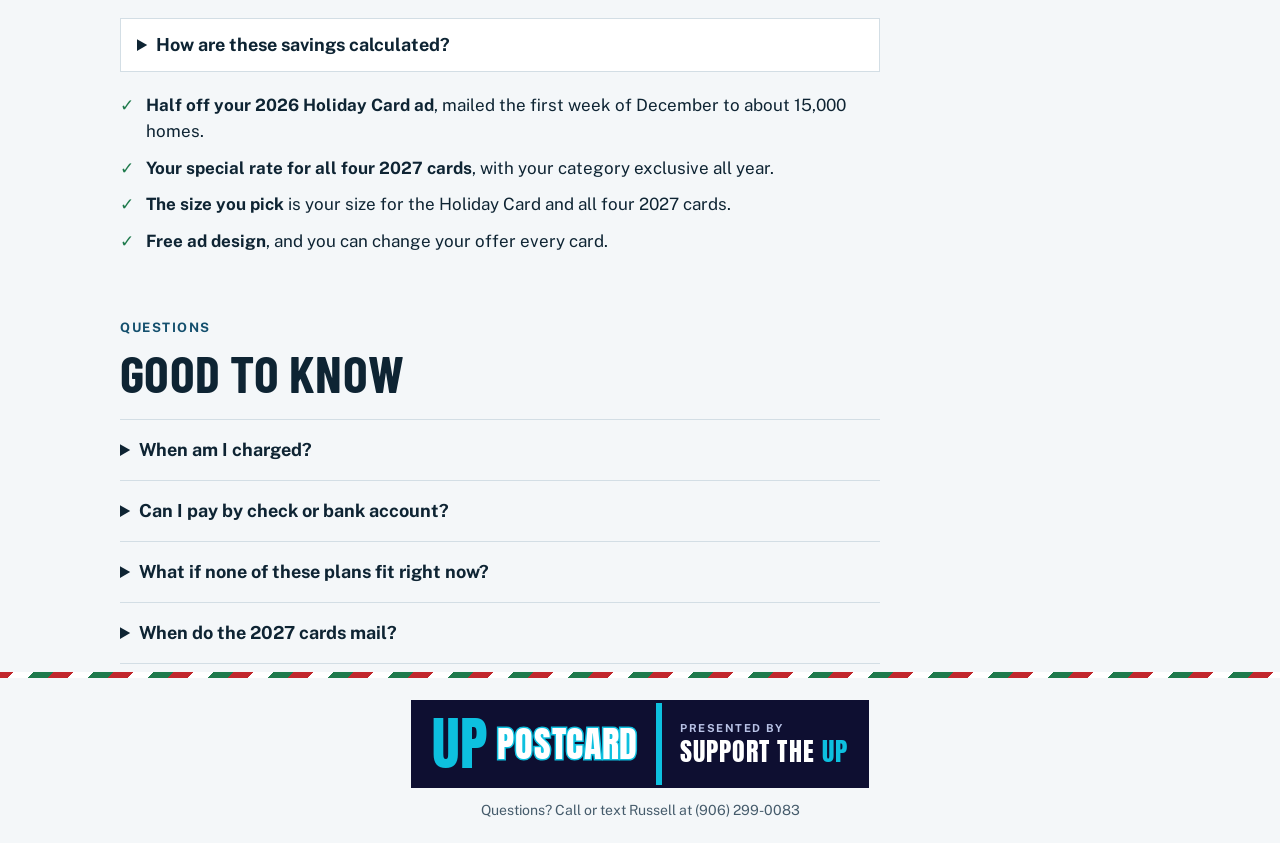
<file: yearly/index.html>
<!doctype html>
<html lang="en">
<head>
<meta charset="utf-8">
<meta name="viewport" content="width=device-width, initial-scale=1, viewport-fit=cover">
<title>Your Half-Off Holiday Card Offer: Extended to Nov 12 | Support the UP</title>
<meta name="description" content="Existing advertisers: the half-off Holiday Card offer with your 2027 yearly plan is extended through Thursday, November 12, or until the remaining spots are taken.">
<meta name="robots" content="noindex, nofollow">
<link rel="canonical" href="https://uppostcard.com/yearly/">
<link rel="preconnect" href="https://fonts.googleapis.com">
<link rel="preconnect" href="https://fonts.gstatic.com" crossorigin>
<link href="https://fonts.googleapis.com/css2?family=Anton&family=Barlow+Condensed:wght@600;700&family=Public+Sans:wght@400;600;700&display=swap" rel="stylesheet">
<link rel="stylesheet" href="../styles.css?v=4">
<style>
.hero{background-image:radial-gradient(circle at 12% 22%,rgba(255,255,255,.28) 0 2px,transparent 3px),radial-gradient(circle at 74% 14%,rgba(255,255,255,.22) 0 2px,transparent 3px),radial-gradient(circle at 38% 68%,rgba(255,255,255,.2) 0 1.5px,transparent 2.5px),radial-gradient(circle at 88% 78%,rgba(255,255,255,.26) 0 2px,transparent 3px);background-size:160px 160px,210px 210px,130px 130px,180px 180px}
.deadline,footer{border-top:6px solid transparent;border-image:repeating-linear-gradient(135deg,#c1272d 0 14px,#fff 14px 28px,#1e7a4c 28px 42px) 6}.deadline{border-top:0;border-bottom:6px solid transparent}
.h1b{display:block;margin-top:14px;font-size:.42em;letter-spacing:.04em;color:#ffd23f;line-height:1.1}
.why{margin:20px 0 0;padding:0;list-style:none;display:grid;gap:10px;max-width:760px}.why li{padding-left:26px;position:relative}.why li::before{content:"\2713";position:absolute;left:0;color:#1e7a4c;font-weight:700}
.plans{margin-top:20px;display:flex;flex-wrap:wrap;gap:0;border:2px solid var(--ink);border-radius:999px;overflow:hidden;width:fit-content;max-width:100%}
.plans button{border:0;background:transparent;color:var(--ink);font:700 17px var(--font-body);padding:12px 20px;cursor:pointer}
.plans button[aria-pressed="true"]{background:var(--ink);color:var(--bg)}
.phead{margin-top:16px;padding:18px 22px;background:#1e7a4c;color:#fff;border:10px solid transparent;border-image:repeating-linear-gradient(45deg,#c1272d 0 14px,#fff 14px 28px) 10;box-shadow:0 0 0 2px #fff inset,0 6px 18px rgba(14,15,49,.25);display:flex;flex-direction:column;gap:4px}.ph1{font-family:var(--font-display);font-weight:700;font-size:clamp(22px,3.8vw,34px);line-height:1.1}.ph2{font-size:clamp(14px,2vw,17px);font-weight:400;font-style:italic;opacity:.9}.ph3{font-family:var(--font-display);font-weight:700;font-size:clamp(20px,3.2vw,28px);line-height:1.1;margin-top:6px;color:#fff}
.pnote{margin-top:14px;max-width:760px;color:var(--muted)}
.res{margin-top:22px;display:grid;grid-template-columns:repeat(4,minmax(0,1fr));gap:14px}
.rc{background:var(--surface);border:1px solid var(--line);padding:18px;display:flex;flex-direction:column;gap:6px;border-top:5px solid #c1272d}.rc:nth-child(even){border-top-color:#1e7a4c}
.rc h3{font-size:26px;text-transform:uppercase;color:var(--lake)}
.rc .big{font-family:var(--font-display);font-weight:700;font-size:44px;line-height:1;color:var(--rust)}
.rc .sub2{font-size:15px;color:var(--muted);min-height:3.2em}
.rc .today{font-size:15px;font-weight:700}
.rc .btn{margin-top:auto;justify-content:center;text-align:center}
.rc .btn[aria-disabled="true"]{opacity:.45;pointer-events:none}
.save{font-weight:700;color:#1e7a4c}.cph{font-weight:700}.svl{margin:2px 0 4px;padding-left:20px;font-size:15px}.svl li{margin:2px 0}.sv2{font-weight:600;color:var(--muted);font-size:14px}.tot{font-size:14px;color:var(--muted)}@media (prefers-color-scheme:dark){.save{color:#58c58d}}
.terms{margin-top:18px;font-size:14px;color:var(--muted);max-width:760px}
@media (max-width:900px){.res{grid-template-columns:repeat(2,minmax(0,1fr))}}@media (max-width:520px){.res{grid-template-columns:1fr}.plans button{flex:1;padding:12px 8px;font-size:15px}}

.herogrid{display:grid;grid-template-columns:minmax(0,1fr) 340px;gap:44px;align-items:center}
.herotxt{min-width:0}
.herocard{margin:0}
.herocard button{display:block;width:100%;padding:0;border:0;background:none;cursor:zoom-in}
.herocard{position:relative}
.herocard::before{content:"";position:absolute;inset:8% -10% -4%;background:radial-gradient(closest-side,rgba(255,255,255,.22),transparent 70%);z-index:0;pointer-events:none}
.herocard button{position:relative;z-index:1}
.herocard img{width:100%;height:auto;display:block;border-radius:0;outline:1px solid rgba(255,255,255,.35);box-shadow:0 36px 60px -12px rgba(0,0,0,.65),0 14px 24px rgba(0,0,0,.4),0 2px 4px rgba(0,0,0,.5);transform:translateY(0);animation:cardfloat 5s ease-in-out infinite}
@keyframes cardfloat{0%,100%{transform:translateY(0)}50%{transform:translateY(-8px)}}
@media (prefers-reduced-motion:reduce){.herocard img{animation:none}}
.herocard figcaption{color:var(--hero-muted);font-size:14px;margin-top:12px;text-align:center}
@media (max-width:860px){.herogrid{grid-template-columns:1fr;gap:26px}.herocard{max-width:300px;margin:0 auto}}
.herotxt h1{font-size:clamp(34px,5vw,60px)}
.how{margin-top:18px;max-width:760px;border:1px solid var(--line);background:var(--surface);padding:12px 16px}.how summary{cursor:pointer;font-weight:700}.how table{width:100%;border-collapse:collapse;margin:12px 0;font-size:15px}.how th,.how td{text-align:left;padding:8px 6px;border-bottom:1px solid var(--line)}.how th{font-size:13px;text-transform:uppercase;letter-spacing:.04em;color:var(--muted)}@media (max-width:520px){.how table{font-size:13px}.how th{font-size:11px}}
.cg{margin:14px 0;display:grid;gap:8px}
.cg .r{display:grid;grid-template-columns:90px repeat(4,minmax(0,1fr));gap:6px}
.cg .c{padding:10px;display:flex;flex-direction:column;gap:2px;border-radius:0}
.cg .c b{font-family:var(--font-display);font-size:24px;line-height:1.05}
.cg .c span{font-size:13px;color:var(--muted)}.cg .c strong{font-size:14px;margin-top:4px;color:#10202c}.cg .c em{font-style:normal;font-weight:700;font-size:14px;color:#1e7a4c}
.cg .s{font-weight:700;justify-content:center;text-transform:uppercase}
.cg .reg{background:#e6eaf0;color:#3b4654}.cg .reg b{text-decoration:line-through;text-decoration-thickness:2px}
.cg .q{background:#d7e9f7}.cg .m{background:#fff0c4}.cg .f{background:#d3efdf;box-shadow:inset 0 0 0 2px #1e7a4c}
.cg .na{opacity:.6}
.cg .h .c{font-weight:700;font-size:14px;text-transform:uppercase;letter-spacing:.03em;justify-content:flex-end}.cg .h .c span{text-transform:none;letter-spacing:0}
.cg .h .reg,.cg .h .q,.cg .h .m,.cg .h .f{color:#10202c}
.cg .h .s{background:none}
.how .hol{background:var(--bg);border-left:6px solid #1e7a4c;padding:10px 14px}
@media (prefers-color-scheme:dark){.cg .c strong{color:inherit}.cg .reg{background:#2a323d;color:#c9d2dd}.cg .q{background:#17384f;color:#eaf4fb}.cg .m{background:#4a3c10;color:#fff3cf}.cg .f{background:#14412b;color:#e3f8ec}.cg .c span{color:inherit;opacity:.8}.cg .c em{color:#7ee0aa}.cg .h .reg,.cg .h .q,.cg .h .m,.cg .h .f{color:inherit}}
@media (max-width:640px){.cg .h{display:none}.cg .r{grid-template-columns:1fr 1fr}.cg .s{grid-column:1/-1;background:var(--ink);color:var(--bg);padding:8px 10px;justify-content:flex-start}.cg .c[data-l]::before{content:attr(data-l);font-size:12px;font-weight:700;text-transform:uppercase;letter-spacing:.04em}}
.hero{overflow:hidden}
.sav{margin:8px 0 4px;border-bottom:1px solid var(--line)}.sav .sl{border-top:1px solid var(--line);padding:8px 0;font-size:15px;font-weight:600}.sav .stot{border-top:2px solid #1e7a4c;padding:10px 0 12px;display:flex;flex-direction:column;gap:2px}.sav .stot span{font-size:13px;font-weight:700;text-transform:uppercase;letter-spacing:.05em;color:var(--muted)}.sav .stot b{font-family:var(--font-display);font-size:44px;line-height:1;color:#1e7a4c}@media (prefers-color-scheme:dark){.sav .stot b{color:#58c58d}}
</style>
<link rel="icon" href="/favicon.ico" sizes="any"><link rel="icon" type="image/png" sizes="48x48" href="/img/favicon-48.png"><link rel="apple-touch-icon" href="/img/apple-touch-icon.png"></head>
<body>
<div class="deadline band" id="dl"><div class="wrap"><span class="dl-label">Extended: half-off Holiday Card offer through Thursday, November 12, or until the spots are taken</span></div></div>
<header class="topbar band"><div class="wrap"><a class="brand" href="../" style="background:none;color:inherit;padding:0;font-size:22px">UP Postcard</a><a href="sms:+19062990083">Text Russell: (906) 299-0083</a></div></header>

<section class="hero band"><div class="wrap herogrid"><div class="herotxt">
  <p class="label" style="color: var(--hero-muted)">For current advertisers</p>
  <h1 style="margin-top:10px">Your Half-Off Holiday Card Offer Is Extended<span class="h1b">Now through Thursday, November 12, or until the spots are taken</span></h1>
  <p class="sub">There is still room on the holiday card, so I have decided to extend the half-off offer through Thursday, November 12, or until the spots are taken. When you lock in your spot for 2027, I cover half of your Holiday Card ad, and you keep your special rate all year.</p>
  <div class="cta-row"><a class="btn primary" href="#plans">Pick my plan</a></div>
</div><figure class="herocard"><button type="button" data-expand aria-label="Open last year's holiday card full size"><img src="../img/past/holiday-front.webp" alt="Last year's UP Postcard holiday card, full of local business ads" width="1500" height="1909"></button><figcaption>Last year's holiday card. Tap to enlarge.</figcaption></figure></div></section>

<section class="s band" id="pick"><div class="wrap">
  <p class="label">Lock in your category</p>
  <h2>Choose your plan, then your size</h2>
  <div class="plans" id="plans" role="group" aria-label="Payment plan"></div>
  <div class="phead" id="phead"></div>
  <p class="pnote" id="pnote"></p>
  <div class="res" id="res"></div>
  <p class="terms" id="terms"></p>
  <details class="how"><summary>How are these savings calculated?</summary>
    <p>Starting in 2027, the buy-two-get-one-free pricing goes away and regular prices apply to everyone else. The big number in each box is your total for all four 2027 cards. Savings are compared to the regular 2027 price, plus half off your Holiday Card.</p>
    <div class="cg"><div class="r h"><div class="c s">Ad size</div><div class="c reg">Regular 2027 price</div><div class="c q">Quarterly<span>4 payments</span></div><div class="c m">Monthly<span>12 payments</span></div><div class="c f">Pay in full<span>Best value</span></div></div><div class="r"><div class="c s">Coupon</div><div class="c reg" data-l="Regular 2027 price"><b>$3,000</b><span>4 cards</span></div><div class="c q" data-l="Quarterly"><b>$2,000</b><span>4 &times; $500</span><em>Save $1,000 on 2027</em><em>Save $250 on Holiday Card</em><strong>Total savings: $1,250</strong></div><div class="c m" data-l="Monthly"><b>$2,100</b><span>12 &times; $175</span><em>Save $900 on 2027</em><em>Save $250 on Holiday Card</em><strong>Total savings: $1,150</strong></div><div class="c f" data-l="Pay in full"><b>$1,800</b><span>1 payment</span><em>Save $1,200 on 2027</em><em>Save $250 on Holiday Card</em><strong>Total savings: $1,450</strong></div></div><div class="r"><div class="c s">Single</div><div class="c reg" data-l="Regular 2027 price"><b>$4,200</b><span>4 cards</span></div><div class="c q" data-l="Quarterly"><b>$2,800</b><span>4 &times; $700</span><em>Save $1,400 on 2027</em><em>Save $350 on Holiday Card</em><strong>Total savings: $1,750</strong></div><div class="c m" data-l="Monthly"><b>$3,000</b><span>12 &times; $250</span><em>Save $1,200 on 2027</em><em>Save $350 on Holiday Card</em><strong>Total savings: $1,550</strong></div><div class="c f" data-l="Pay in full"><b>$2,520</b><span>1 payment</span><em>Save $1,680 on 2027</em><em>Save $350 on Holiday Card</em><strong>Total savings: $2,030</strong></div></div><div class="r"><div class="c s">Double</div><div class="c reg" data-l="Regular 2027 price"><b>$7,200</b><span>4 cards</span></div><div class="c q" data-l="Quarterly"><b>$4,800</b><span>4 &times; $1,200</span><em>Save $2,400 on 2027</em><em>Save $600 on Holiday Card</em><strong>Total savings: $3,000</strong></div><div class="c m" data-l="Monthly"><b>$5,100</b><span>12 &times; $425</span><em>Save $2,100 on 2027</em><em>Save $600 on Holiday Card</em><strong>Total savings: $2,700</strong></div><div class="c f" data-l="Pay in full"><b>$4,320</b><span>1 payment</span><em>Save $2,880 on 2027</em><em>Save $600 on Holiday Card</em><strong>Total savings: $3,480</strong></div></div><div class="r"><div class="c s">4-spot</div><div class="c reg" data-l="Regular 2027 price"><b>$14,400</b><span>4 cards</span></div><div class="c q" data-l="Quarterly"><b>$9,600</b><span>4 &times; $2,400</span><em>Save $4,800 on 2027</em><em>Save $1,200 on Holiday Card</em><strong>Total savings: $6,000</strong></div><div class="c m na" data-l="Monthly"><b>N/A</b><span>Not offered monthly</span></div><div class="c f" data-l="Pay in full"><b>$8,640</b><span>1 payment</span><em>Save $5,760 on 2027</em><em>Save $1,200 on Holiday Card</em><strong>Total savings: $6,960</strong></div></div></div>
    <p class="hol"><b>Your half-off Holiday Card also saves you:</b> $250 on a coupon, $350 on a single, $600 on a double and $1,200 on a 4-spot. That is half of the current holiday price, and it applies to every plan.</p>
    <p>Monthly costs a little more than quarterly because it is spread over 12 payments.</p></details>
  
  <ul class="why">
    <li><b>Half off your 2026 Holiday Card ad</b>, mailed the first week of December to about 15,000 homes.</li>
    <li><b>Your special rate for all four 2027 cards</b>, with your category exclusive all year.</li>
    <li><b>The size you pick</b> is your size for the Holiday Card and all four 2027 cards.</li>
    <li><b>Free ad design</b>, and you can change your offer every card.</li>
  </ul>
</div></section>

<section class="s band" id="faq"><div class="wrap">
  <p class="label">Questions</p><h2>Good to know</h2>
  <div class="faq">
    <details><summary>When am I charged?</summary><p>Today you pay for your half-off Holiday Card ad. On the quarterly and monthly plans your 2027 payments start in January. If you pay in full, everything is covered in one payment today.</p></details>
    <details><summary>Can I pay by check or bank account?</summary><p>Yes. Text me at (906) 299-0083 and I will set you up personally. <a href="sms:+19062990083?&body=Hi%20Russell%2C%20I%27d%20like%20to%20pay%20by%20check%20or%20bank%20account%20for%20the%20half-off%20holiday%20card%20and%20my%202027%20plan.%20My%20business%20is%3A%20"><b>Text Russell</b></a></p></details>
    <details><summary>What if none of these plans fit right now?</summary><p>Call or text me at (906) 299-0083. We will find something that works.</p></details>
    <details><summary>When do the 2027 cards mail?</summary><p>Four times a year, on a set schedule. I will confirm the exact weeks with you.</p></details>
  </div>
</div></section>
<footer class="band"><div class="wrap sutwrap"><a class="sutlogo" href="../" aria-label="UP Postcard, presented by Support the UP"><span class="u"><span class="up">UP</span><span class="pc">Postcard</span></span><span class="bar"></span><span class="by"><small>Presented by</small><b>Support the <i>UP</i></b></span></a><p>Questions? Call or text Russell at (906) 299-0083</p></div></footer>

<script>
/* ===== EDIT HERE: paste Stripe payment links between the quotes. Empty = the button sends a text message instead. ===== */
var LINKS = {
  full:      { coupon: "https://buy.stripe.com/4gMcMX62W1YKeDD1jkb3q05", single: "https://buy.stripe.com/8x200bfDw5aWcvve66b3q04", double: "https://buy.stripe.com/5kQ14fezs9rc7bb4vwb3q03", quad: "https://buy.stripe.com/aFa7sDdvo1YK6778LMb3q02" },
  quarterly: { coupon: "https://2027.supporttheup.com/quarterly-coupon", single: "https://2027.supporttheup.com/quarterly-single", double: "https://2027.supporttheup.com/quarterly-double", quad: "https://2027.supporttheup.com/quarterly-4spot" },
  monthly:   { coupon: "https://2027.supporttheup.com/monthly-coupon", single: "https://2027.supporttheup.com/monthly-single", double: "https://2027.supporttheup.com/monthly-double" }
};
var START = "January"; /* when 2027 payments begin */
var SIZES = [
  { k: "coupon", n: "Coupon ad", today: "$250", full: "$2,050", q: "$500", m: "$175", sv: { full: "$1,200", quarterly: "$1,000", monthly: "$900" }, cph: { full: "3", quarterly: "3.3", monthly: "3.5" }, tot: { full: "$2,050", quarterly: "$2,250", monthly: "$2,350" } },
  { k: "single", n: "Single ad", today: "$350", full: "$2,870", q: "$700", m: "$250", sv: { full: "$1,680", quarterly: "$1,400", monthly: "$1,200" }, cph: { full: "4.2", quarterly: "4.7", monthly: "5" }, tot: { full: "$2,870", quarterly: "$3,150", monthly: "$3,350" } },
  { k: "double", n: "Double ad", today: "$600", full: "$4,920", q: "$1,200", m: "$425", sv: { full: "$2,880", quarterly: "$2,400", monthly: "$2,100" }, cph: { full: "7.2", quarterly: "8", monthly: "8.5" }, tot: { full: "$4,920", quarterly: "$5,400", monthly: "$5,700" } },
  { k: "quad", n: "4-spot ad", today: "$1,200", full: "$9,840", q: "$2,400", m: "", sv: { full: "$5,760", quarterly: "$4,800", monthly: "" }, cph: { full: "14.4", quarterly: "16", monthly: "" }, tot: { full: "$9,840", quarterly: "$10,800", monthly: "" } }
];
var PLAN = {
  full: { label: "Pay in full", head: "One payment and you're set through 2027.", sub: "Half off your Holiday Card, plus 10% off all four 2027 cards.", note: "Best value. Save an extra 10% on your 2027 cards and get first pick of your spot. One payment today covers your half-off Holiday Card and all four 2027 cards.", terms: "By completing your order, you agree to a 12-month commitment for all four 2027 cards. Payments are non-refundable." },
  quarterly: { label: "Quarterly", head: "All you have to do is pay for half of your Holiday Card now", sub: "(I'm covering the other half)", sub2: "And your payments don't start until " + START + "!", note: "Pay half of your Holiday Card ad today. Your special rate is 4 payments, one every 3 months, starting in " + START + ".", terms: "By completing your order, you agree to a 12-month commitment for all four 2027 cards." },
  monthly: { label: "Monthly", head: "All you have to do is pay for half of your Holiday Card now", sub: "(I'm covering the other half)", sub2: "And your payments don't start until " + START + "!", note: "Pay half of your Holiday Card ad today, then 12 monthly payments starting in " + START + ". Monthly is slightly higher because it is spread over 12 payments. Coupon, single and double only.", terms: "By completing your order, you agree to a 12-month commitment for all four 2027 cards." }
};
var cur = "full";
function num(x) { return parseInt(String(x).replace(/[$,]/g, ''), 10) || 0; }
function money(n) { return '$' + n.toString().replace(/\B(?=(\d{3})+(?!\d))/g, ','); }
function smsFor(s, p) {
  var line = p === 'full' ? ('pay in full for ' + s.full + ' (half-off Holiday Card plus all four 2027 cards)')
    : p === 'quarterly' ? ('quarterly plan: ' + s.today + ' today for the half-off Holiday Card, then 4 payments of ' + s.q + ' starting next year')
    : ('monthly plan: ' + s.today + ' today for the half-off Holiday Card, then 12 payments of ' + s.m + ' starting next year');
  return 'sms:+19062990083?&body=' + encodeURIComponent("Hi Russell, I'd like to lock in the " + s.n.toLowerCase() + " on the " + line + ". My business is: ");
}
function render() {
  var res = document.getElementById('res'); res.innerHTML = '';
  document.getElementById('pnote').textContent = PLAN[cur].note;
  document.getElementById('phead').innerHTML = '<span class="ph1">' + PLAN[cur].head + '</span><span class="ph2">' + PLAN[cur].sub + '</span>' + (PLAN[cur].sub2 ? '<span class="ph3">' + PLAN[cur].sub2 + '</span>' : '');
  document.getElementById('terms').textContent = PLAN[cur].terms;
  SIZES.forEach(function (s) {
    var d = document.createElement('div'); d.className = 'rc';
    var big, sub, label, avail = true;
    if (cur === 'full') { big = s.full; sub = 'one payment for the Holiday Card and all of 2027'; label = 'Pay in full \u00b7 ' + s.full; }
    else if (cur === 'quarterly') { big = s.q; sub = 'per payment, 4 payments every 3 months, starting in ' + START; label = 'Start quarterly \u00b7 ' + s.today + ' today'; }
    else { avail = !!s.m; big = s.m ? s.m : 'N/A'; sub = s.m ? 'per month, 12 payments starting in ' + START : 'Not offered monthly. Choose quarterly or pay in full.'; label = avail ? 'Start monthly \u00b7 ' + s.today + ' today' : 'Not available'; }
    var link = (LINKS[cur] && LINKS[cur][s.k]) || '';
    d.innerHTML = '<h3>' + s.n + '</h3><div class="big">' + big + '</div><div class="sub2">' + sub + '</div>' + (avail ? '<div class="cph">' + s.cph[cur] + '\u00a2 per household, per card</div><div class="sav"><div class="sl">' + s.today + ' off your Holiday Card</div><div class="sl">' + s.sv[cur] + ' off your 2027 cards</div><div class="stot"><span>Total savings</span><b>' + money(num(s.sv[cur]) + num(s.today)) + '</b></div></div>' : '') + (cur === 'full' ? '' : '<div class="today">Today: ' + s.today + ' (half-off Holiday Card)</div>') + '<a class="btn sm dark" ' + (avail ? '' : 'aria-disabled="true" ') + 'href="' + (link || smsFor(s, cur)) + '"' + (link ? ' target="_blank" rel="noopener"' : '') + '>' + label + '</a>';
    res.appendChild(d);
  });
  var bs = document.querySelectorAll('#plans button');
  for (var i = 0; i < bs.length; i++) bs[i].setAttribute('aria-pressed', bs[i].getAttribute('data-plan') === cur ? 'true' : 'false');
}
var box = document.getElementById('plans');
['full', 'quarterly', 'monthly'].forEach(function (k) { var b = document.createElement('button'); b.type = 'button'; b.setAttribute('data-plan', k); b.textContent = PLAN[k].label; b.addEventListener('click', function () { cur = k; render(); }); box.appendChild(b); });
render();
</script>
<div class="lb" id="lb" role="dialog" aria-label="Expanded image"><button type="button" id="lbx">Close</button><img alt="" id="lbi"></div>
<script>
(function () {
  var lb = document.getElementById('lb'), lbi = document.getElementById('lbi'), lbx = document.getElementById('lbx');
  var fr = document.querySelectorAll('[data-expand]');
  for (var i = 0; i < fr.length; i++) (function (f) {
    f.addEventListener('click', function () { var im = f.querySelector('img'); if (!im) return; lbi.src = im.currentSrc || im.src; lb.classList.add('on'); lbx.focus(); });
  })(fr[i]);
  function close() { lb.classList.remove('on'); lbi.removeAttribute('src'); }
  lbx.addEventListener('click', close);
  lb.addEventListener('click', function (e) { if (e.target === lb) close(); });
  document.addEventListener('keydown', function (e) { if (e.key === 'Escape') close(); });
})();
</script>
</body>
</html>
</file>
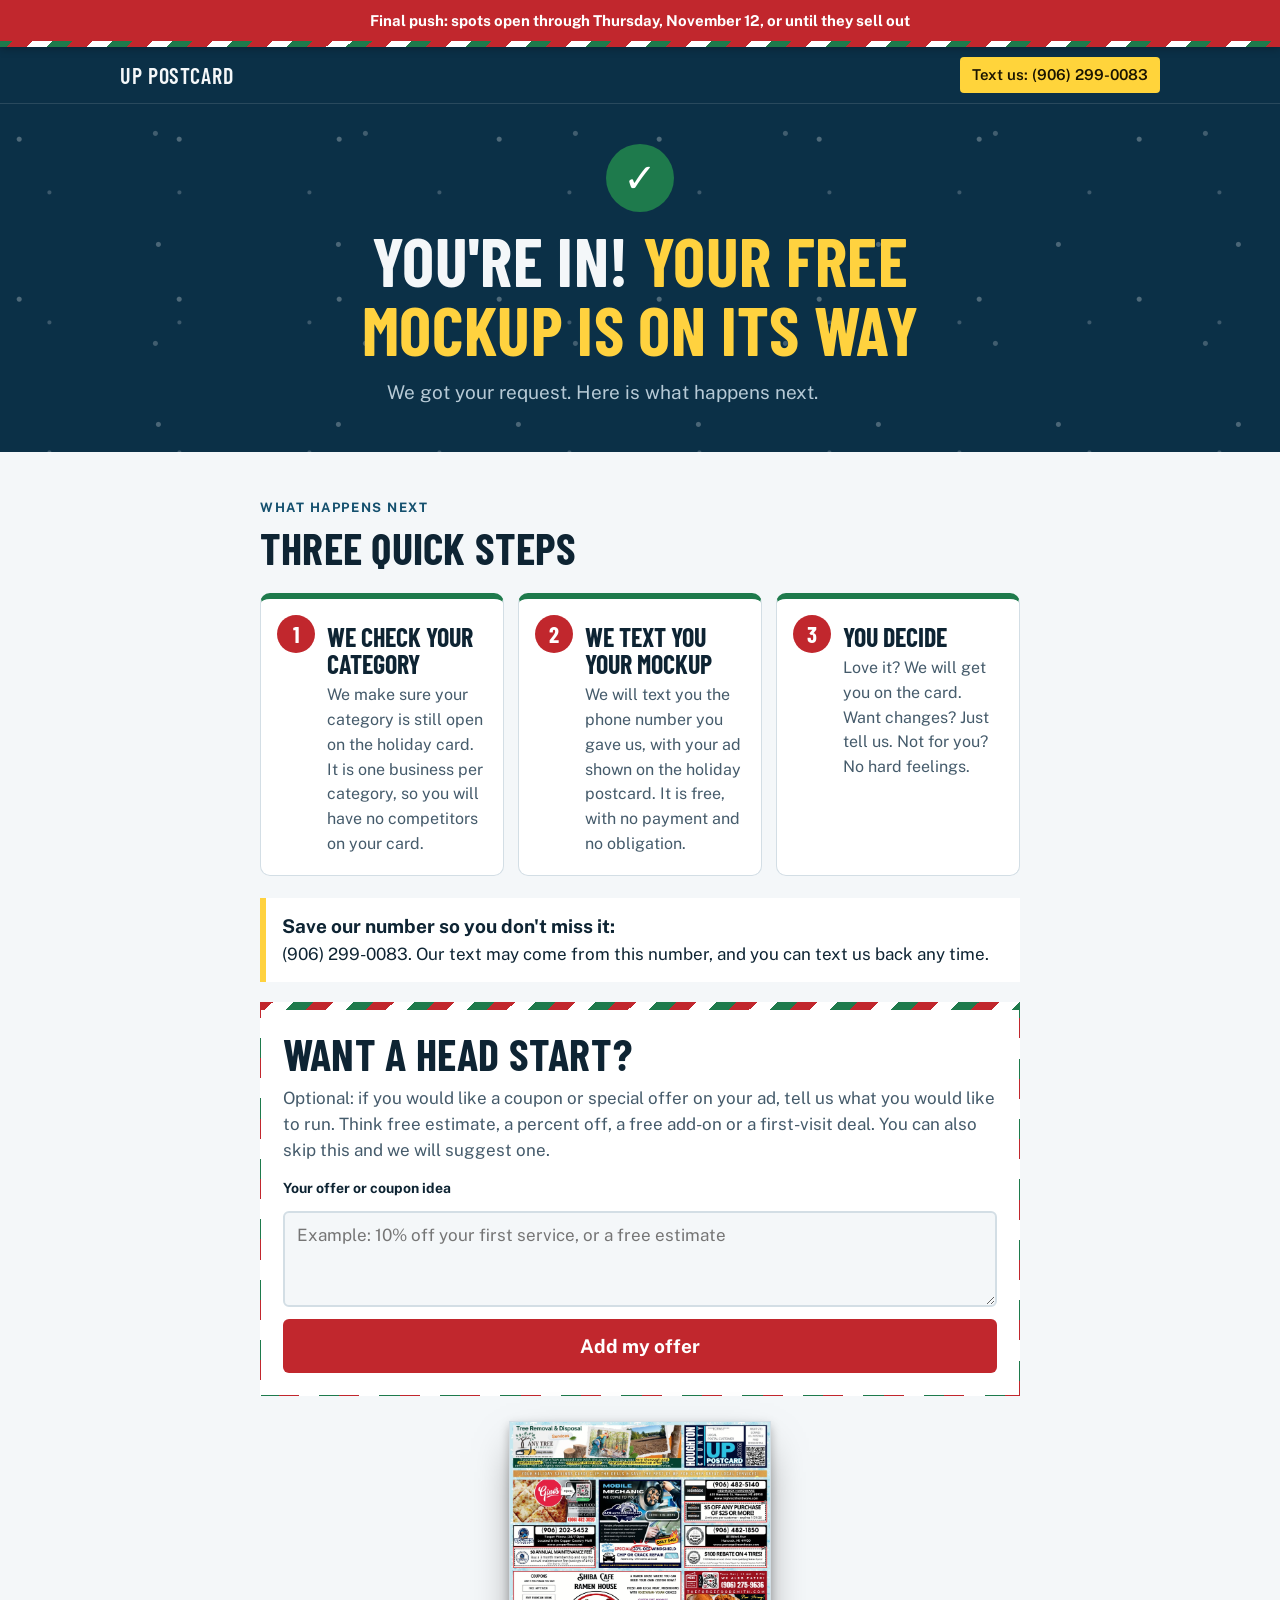
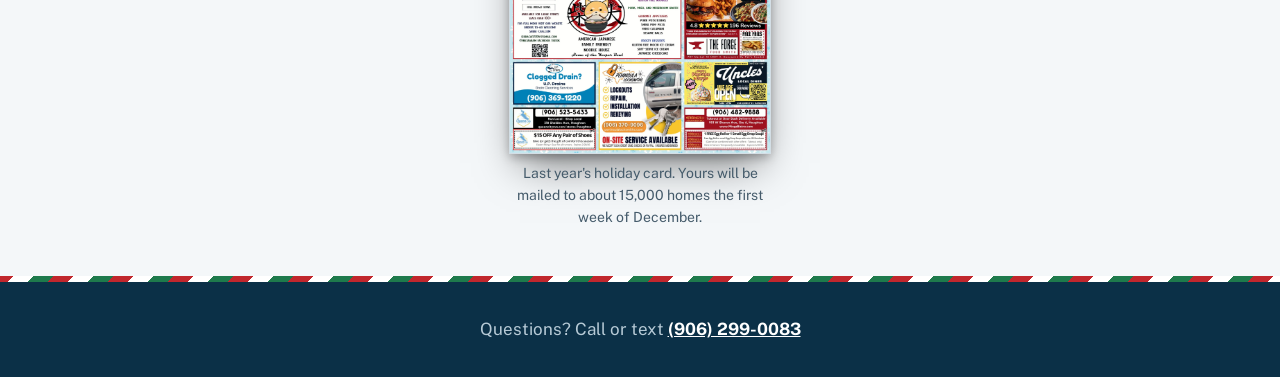
<file: mockup/thanks/index.html>
<!doctype html>
<html lang="en">
<head>
<meta charset="utf-8">
<meta name="viewport" content="width=device-width, initial-scale=1, viewport-fit=cover">
<title>You're In! Your Free Mockup Is On Its Way | UP Postcard</title>
<meta name="robots" content="noindex">
<link rel="canonical" href="https://uppostcard.com/mockup/thanks/">
<link rel="preconnect" href="https://fonts.googleapis.com">
<link rel="preconnect" href="https://fonts.gstatic.com" crossorigin>
<link href="https://fonts.googleapis.com/css2?family=Anton&family=Barlow+Condensed:wght@600;700&family=Public+Sans:wght@400;600;700&display=swap" rel="stylesheet">
<link rel="stylesheet" href="../../styles.css?v=4">
<style>
.deadline{background:#c1272d;color:#fff;text-align:center;font-weight:700;font-size:15px;border-bottom:6px solid transparent;border-image:repeating-linear-gradient(135deg,#c1272d 0 14px,#fff 14px 28px,#1e7a4c 28px 42px) 6}
.deadline .wrap{padding-block:9px}
.hero{background-image:radial-gradient(circle at 12% 22%,rgba(255,255,255,.28) 0 2px,transparent 3px),radial-gradient(circle at 74% 14%,rgba(255,255,255,.22) 0 2px,transparent 3px),radial-gradient(circle at 38% 68%,rgba(255,255,255,.2) 0 1.5px,transparent 2.5px),radial-gradient(circle at 88% 78%,rgba(255,255,255,.26) 0 2px,transparent 3px);background-size:160px 160px,210px 210px,130px 130px,180px 180px;overflow:hidden;text-align:center}
.hero .wrap{padding-block:40px 44px;max-width:760px}
.chk{width:68px;height:68px;border-radius:50%;background:#1e7a4c;color:#fff;font-size:40px;line-height:68px;margin:0 auto 14px}
.hero h1{font-size:clamp(38px,7vw,68px);text-transform:uppercase}
.hero h1 em{font-style:normal;color:#ffd23f}
.hero .sub{margin-top:14px;font-size:19px;color:var(--hero-muted)}
section.s{padding-block:46px 8px}
.s .wrap{max-width:760px}
.s h2{font-size:clamp(30px,5vw,44px);text-transform:uppercase;margin-top:8px}
.steps{margin:22px 0 0;padding:0;list-style:none;display:grid;gap:14px;counter-reset:st}
.steps li{counter-increment:st;background:var(--surface);border:1px solid var(--line);border-top:6px solid #1e7a4c;padding:18px 18px 18px 66px;position:relative}
.steps li::before{content:counter(st);position:absolute;left:16px;top:16px;width:38px;height:38px;border-radius:50%;background:#c1272d;color:#fff;font:700 23px/38px var(--font-display);text-align:center}
.steps b{display:block;font-family:var(--font-display);font-size:26px;text-transform:uppercase;line-height:1.05}
.steps span{display:block;margin-top:6px;color:var(--muted)}
.save{margin-top:22px;border-left:6px solid #ffd23f;background:var(--surface);padding:14px 16px}
.save b{font-size:19px}
.offer{background:var(--surface);border:1px solid var(--line);border-top:8px solid transparent;border-image:repeating-linear-gradient(135deg,#c1272d 0 14px,#fff 14px 28px,#1e7a4c 28px 42px) 8;padding:22px;margin-top:20px}
.offer h2{margin-top:0}
.offer p{color:var(--muted);margin-top:8px}
.offer form{margin-top:14px;display:grid;gap:12px}
.offer textarea{width:100%;min-height:96px;padding:12px;font:400 17px var(--font-body);color:var(--ink);background:var(--bg);border:2px solid var(--line);border-radius:6px;resize:vertical}
.offer textarea:focus{outline:3px solid #ffd23f;outline-offset:1px;border-color:var(--ink)}
.offer .go{min-height:54px;font-size:19px;width:100%;background:#c1272d;color:#fff;border:0;border-radius:6px;font-weight:700;cursor:pointer;font-family:var(--font-body)}
.offer .go:disabled{opacity:.6;cursor:wait}
.offer .ok{color:#1e7a4c;font-weight:700;font-size:18px}
@media (prefers-color-scheme:dark){.offer .ok{color:#58c58d}}
.hp{position:absolute;left:-9999px;opacity:0;height:0;width:0}
.cardimg{margin:26px auto 0;max-width:260px}
.cardimg img{width:100%;height:auto;display:block;box-shadow:0 20px 40px -10px rgba(0,0,0,.5),0 4px 10px rgba(0,0,0,.3);outline:1px solid var(--line)}
.cardimg p{font-size:14px;color:var(--muted);text-align:center;margin-top:10px}
.bot{margin-top:40px;background:var(--hero-bg);color:#fff;text-align:center;padding-block:34px;border-top:6px solid transparent;border-image:repeating-linear-gradient(135deg,#c1272d 0 14px,#fff 14px 28px,#1e7a4c 28px 42px) 6}
.bot p{color:var(--hero-muted)}
.bot a{color:#fff}
</style>
<link rel="icon" href="/favicon.ico" sizes="any"><link rel="icon" type="image/png" sizes="48x48" href="/img/favicon-48.png"><link rel="apple-touch-icon" href="/img/apple-touch-icon.png"></head>
<body>
<div class="deadline band"><div class="wrap">Final push: spots open through Thursday, November 12, or until they sell out</div></div>
<header class="topbar band">
  <div class="wrap">
    <a class="brand" href="../../" style="background:none;color:inherit;padding:0;font-size:22px">UP Postcard</a>
    <a href="sms:+19062990083">Text us: (906) 299-0083</a>
  </div>
</header>

<section class="hero band">
  <div class="wrap">
    <div class="chk" aria-hidden="true">&#10003;</div>
    <h1 id="h">You're in! <em>Your free mockup is on its way</em></h1>
    <p class="sub">We got your request. Here is what happens next.</p>
  </div>
</section>

<section class="s band">
  <div class="wrap">
    <p class="label">What happens next</p>
    <h2>Three quick steps</h2>
    <ol class="steps">
      <li><b>We check your category</b><span>We make sure your category is still open on the holiday card. It is one business per category, so you will have no competitors on your card.</span></li>
      <li><b>We text you your mockup</b><span>We will text you the phone number you gave us, with your ad shown on the holiday postcard. It is free, with no payment and no obligation.</span></li>
      <li><b>You decide</b><span>Love it? We will get you on the card. Want changes? Just tell us. Not for you? No hard feelings.</span></li>
    </ol>
    <div class="save"><b>Save our number so you don't miss it:</b><br>(906) 299-0083. Our text may come from this number, and you can text us back any time.</div>

    <div class="offer" id="offerbox">
      <div id="offerform">
        <h2>Want a head start?</h2>
        <p>Optional: if you would like a coupon or special offer on your ad, tell us what you would like to run. Think free estimate, a percent off, a free add-on or a first-visit deal. You can also skip this and we will suggest one.</p>
        <form id="of" novalidate>
          <input class="hp" type="checkbox" name="botcheck" tabindex="-1" autocomplete="off" aria-hidden="true">
          <label for="offertext" style="font-weight:700;font-size:14px">Your offer or coupon idea</label>
          <textarea id="offertext" name="offer" placeholder="Example: 10% off your first service, or a free estimate"></textarea>
          <button class="go" type="submit" id="ogo">Add my offer</button>
        </form>
      </div>
      <p class="ok" id="ook" role="status" hidden>Got it. We will use that on your mockup.</p>
    </div>

    <figure class="cardimg"><img src="../../img/past/holiday-front.webp" alt="Last year's UP Postcard holiday card, full of local business ads" width="1500" height="1910"><p>Last year's holiday card. Yours will be mailed to about 15,000 homes the first week of December.</p></figure>
  </div>
</section>

<div class="bot band"><div class="wrap"><p>Questions? Call or text <a href="tel:+19062990083"><strong>(906) 299-0083</strong></a></p></div></div>

<script>
/* ===== EDIT HERE: same values as the form page ===== */
var WEB3FORMS_KEY = "52a14bac-d649-4b10-861f-273b0870c640";
var PIXEL_ID = "2365810330822956";
(function () {
  if (PIXEL_ID) {
    !function(f,b,e,v,n,t,s){if(f.fbq)return;n=f.fbq=function(){n.callMethod?n.callMethod.apply(n,arguments):n.queue.push(arguments)};if(!f._fbq)f._fbq=n;n.push=n;n.loaded=!0;n.version='2.0';n.queue=[];t=b.createElement(e);t.async=!0;t.src=v;s=b.getElementsByTagName(e)[0];s.parentNode.insertBefore(t,s)}(window,document,'script','https://connect.facebook.net/en_US/fbevents.js');
    fbq('init', PIXEL_ID); fbq('track', 'PageView'); fbq('track', 'Lead');
  }
  var biz = '', phone = '', size = '', rid = '';
  try { biz = sessionStorage.getItem('mk_biz') || ''; phone = sessionStorage.getItem('mk_phone') || ''; size = sessionStorage.getItem('mk_size') || ''; rid = sessionStorage.getItem('mk_id') || ''; } catch (e) {}
  if (biz) document.getElementById('h').innerHTML = 'Thanks! <em>Your free mockup for ' + biz.replace(/[<>&"]/g, '') + ' is on its way</em>';
  var f = document.getElementById('of'), go = document.getElementById('ogo');
  f.addEventListener('submit', function (e) {
    e.preventDefault();
    var d = {}; new FormData(f).forEach(function (v, k) { d[k] = String(v).trim(); });
    if (d.botcheck) return;
    if (!d.offer) { document.getElementById('offertext').focus(); return; }
    go.disabled = true; go.textContent = 'Sending...';
    fetch('https://api.web3forms.com/submit', { method: 'POST', headers: { 'Content-Type': 'application/json', 'Accept': 'application/json' }, body: JSON.stringify({ access_key: WEB3FORMS_KEY, subject: 'Offer idea' + (rid ? ' [' + rid + ']' : '') + (biz ? ': ' + biz : ''), from_name: 'UP Postcard mockup page', request_id: rid || 'see earlier request', business: biz || 'see earlier request', phone: phone || 'see earlier request', size: size || 'see earlier request', offer_idea: d.offer, page: 'uppostcard.com/mockup/thanks' }) })
      .then(function (r) { return r.json(); })
      .then(function (j) { if (j && j.success) { document.getElementById('offerform').hidden = true; document.getElementById('ook').hidden = false; } else throw new Error('x'); })
      .catch(function () { go.disabled = false; go.textContent = 'Add my offer'; alert('Sorry, that did not go through. You can text your offer to (906) 299-0083.'); });
  });
})();
</script>
</body>
</html>
</file>
<file: styles.css>
html{-webkit-text-size-adjust:100%}body{margin:0}img{max-width:100%}[hidden]{display:none!important}
/* Layout: lake-blue hero, one huge rust offer banner, the card mockup, then one row per ad size (price per household leads). */
:root {
  --bg: #F4F7F9;
  --surface: #FFFFFF;
  --ink: #0E2433;
  --muted: #455B6B;
  --line: #D3DEE5;
  --lake: #14506E;
  --hero-bg: #0B3047;
  --hero-ink: #F4F7F9;
  --hero-muted: #B7CAD6;
  --rust: #B8421F;
  --rust-ink: #FFFFFF;
  --hi: #FFD43B;
  --hi-ink: #1A1400;
  --paper: #FFFFFF;
  --paper-ink: #14202B;
  --paper-line: #B9C6D0;
  --cell: #E3EAEF;
  --cell-line: #C6D3DC;
  --c-coupon: #E8A317;
  --c-single: #6FA82B;
  --c-double: #1F9BC4;
  --c-quad: #7A4FD0;
  --sky: #46BDE8;
  --sky-ink: #06202E;
  --red: #C8141E;
  --font-display: "Barlow Condensed", "Arial Narrow", Arial, sans-serif;
  --font-body: "Public Sans", system-ui, -apple-system, "Segoe UI", Roboto, sans-serif;
}
@media (prefers-color-scheme: dark) {
  :root:not([data-theme="light"]) {
    --bg: #09171F; --surface: #0F202B; --ink: #E8F0F5; --muted: #9DB2C0; --line: #243847;
    --lake: #7DBBDB; --hero-bg: #0C2A3C; --rust: #E2603A; --rust-ink: #1A0A04;
    --cell: #1B3040; --cell-line: #2A4256; --red: #FF6A61;
    color-scheme: dark;
  }
}
:root[data-theme="dark"] {
  --bg: #09171F; --surface: #0F202B; --ink: #E8F0F5; --muted: #9DB2C0; --line: #243847;
  --lake: #7DBBDB; --hero-bg: #0C2A3C; --rust: #E2603A; --rust-ink: #1A0A04;
  --cell: #1B3040; --cell-line: #2A4256; --red: #FF6A61;
  color-scheme: dark;
}
* { box-sizing: border-box; }
body { background: var(--bg); color: var(--ink); font-family: var(--font-body); font-size: 17px; line-height: 1.55; }
h1, h2, h3 { font-family: var(--font-display); font-weight: 700; line-height: 1.02; letter-spacing: 0.005em; text-wrap: balance; margin: 0; }
p { margin: 0; }
a { color: inherit; }
.band { padding-left: max(16px, env(safe-area-inset-left, 0px)); padding-right: max(16px, env(safe-area-inset-right, 0px)); }
.wrap { max-width: 1040px; margin-inline: auto; }
.label { font-size: 13px; font-weight: 700; letter-spacing: 0.12em; text-transform: uppercase; color: var(--lake); }

/* top bar */
.topbar { background: var(--hero-bg); color: var(--hero-ink); border-bottom: 1px solid rgba(255,255,255,0.12); }
.topbar .wrap { display: flex; align-items: center; justify-content: space-between; gap: 12px; padding-block: 10px; flex-wrap: wrap; }
.brand { font-family: var(--font-display); font-weight: 700; font-size: 22px; letter-spacing: 0.04em; text-transform: uppercase; }
.topbar a { font-weight: 600; font-size: 15px; text-decoration: none; background: var(--hi); color: var(--hi-ink); padding: 6px 12px; border-radius: 4px; white-space: nowrap; }

/* hero */
.hero { background: var(--hero-bg); color: var(--hero-ink); }
.hero .wrap { padding-block: 44px 40px; }
.hero h1 { font-size: clamp(40px, 7.5vw, 80px); text-transform: uppercase; max-width: 13em; }
.hero h1 em { font-style: normal; color: var(--hi); }
.hero .sub { margin-top: 18px; font-size: 19px; color: var(--hero-muted); max-width: 36em; }
.cta-row { display: flex; gap: 12px; flex-wrap: wrap; margin-top: 26px; }
.btn { display: inline-flex; align-items: center; justify-content: center; min-height: 52px; padding: 0 24px; font: 700 18px var(--font-body); border-radius: 6px; text-decoration: none; border: 2px solid transparent; cursor: pointer; text-align: center; }
.btn.primary { background: var(--rust); color: var(--rust-ink); }
.btn.ghost { border-color: rgba(255,255,255,0.45); color: var(--hero-ink); }
.btn.dark { background: var(--ink); color: var(--bg); }
.btn.line { border-color: var(--ink); color: var(--ink); }
.btn.sm { min-height: 46px; font-size: 16px; padding: 0 18px; }
.btn:focus-visible, summary:focus-visible, .copy:focus-visible, a:focus-visible, .frame:focus-visible, .lb button:focus-visible { outline: 3px solid var(--hi); outline-offset: 2px; }
.numline { margin-top: 14px; font-size: 16px; color: var(--hero-muted); }
.numline strong { color: var(--hi-ink); background: var(--hi); padding: 1px 8px; border-radius: 3px; font-size: 18px; white-space: nowrap; }
.copy { margin-left: 8px; background: none; border: 1px solid rgba(255,255,255,0.4); color: var(--hero-ink); font: 600 13px var(--font-body); border-radius: 4px; padding: 4px 10px; cursor: pointer; }

/* the big offer headline */
.offer { background: var(--hero-bg); }
.gos { background: var(--sky); color: var(--sky-ink); border-bottom: 4px solid var(--hi); }
.gos .wrap { text-align: center; padding-block: 10px; font-family: var(--font-display); font-weight: 700; letter-spacing: 0.06em; text-transform: uppercase; text-wrap: balance; font-size: min(5.1vw, 32px); line-height: 1.1; }
.offer-main { text-align: center; padding: 22px 16px 24px; margin-block: 22px 26px; background: #FFFFFF; border: 5px solid var(--hi); border-radius: 16px; box-shadow: 0 10px 30px rgba(0,0,0,0.35); max-width: 760px; margin-inline: auto; }
.offer .flake { opacity: 0.8; }
.offer .huge { font-family: var(--font-display); font-weight: 700; color: var(--red); font-size: min(17vw, 200px); line-height: 0.86; white-space: nowrap; text-transform: uppercase; }
.offer .anysize { font-family: var(--font-display); font-weight: 700; color: #14202B; font-size: min(11vw, 80px); line-height: 1; margin-top: 8px; white-space: nowrap; letter-spacing: 0.03em; text-transform: uppercase; }
.offer .line2 { margin-top: 14px; font-size: 16px; color: #3C4B58; font-weight: 600; }
.offer .when { margin-top: 10px; display: inline-block; background: var(--hero-bg); color: var(--hi); font-weight: 700; font-size: 16px; padding: 8px 14px; border-radius: 999px; }

.facts { background: var(--surface); border-bottom: 1px solid var(--line); }
.facts .wrap { display: grid; grid-template-columns: repeat(4, 1fr); }
.fact { padding: 18px 16px; border-left: 1px solid var(--line); min-width: 0; }
.fact:first-child { border-left: 0; padding-left: 0; }
.fact b { display: block; font-family: var(--font-display); font-size: 28px; line-height: 1; text-transform: uppercase; }
.fact span { font-size: 14px; color: var(--muted); }

section.s { padding-block: 56px 8px; }
.s h2 { font-size: clamp(34px, 5.5vw, 52px); text-transform: uppercase; margin-top: 8px; }
.s .lead { margin-top: 14px; max-width: 40em; color: var(--muted); font-size: 18px; }

/* mockup frame */
.frame { display: block; width: 100%; margin-top: 24px; padding: 0; border: 2px dashed var(--line); background: var(--surface); border-radius: 10px; cursor: default; color: var(--muted); font: 600 16px var(--font-body); min-height: 340px; position: relative; overflow: hidden; }
.frame.has-img { border: 1px solid var(--line); cursor: zoom-in; }
.frame img { display: block; width: 100%; height: auto; max-height: 82vh; object-fit: contain; }
.frame .ph { display: grid; place-content: center; text-align: center; gap: 6px; min-height: 340px; padding: 24px; }
.frame .ph b { font-family: var(--font-display); font-size: 30px; text-transform: uppercase; color: var(--ink); }
.zoomhint { margin-top: 8px; font-size: 14px; color: var(--muted); }

/* grand opening list */
.open { margin-top: 28px; background: var(--surface); border: 1px solid var(--line); border-radius: 10px; padding: 28px; display: grid; grid-template-columns: 1fr 1fr; gap: 28px; }
.open h3 { font-size: 30px; text-transform: uppercase; }
.open p + p { margin-top: 12px; }
.open ul { margin: 0; padding-left: 0; list-style: none; display: grid; gap: 12px; }
.open li b { font-size: 18px; }
.open li span { color: var(--muted); }

/* ad size rows */
.sizes { margin-top: 30px; display: grid; gap: 22px; }
/* sizes layout: text and ads on the left, one sticky card on the right */
.chips { margin-top: 22px; display: flex; flex-wrap: wrap; gap: 8px; }
.chips a { text-decoration: none; font-weight: 700; font-size: 15px; padding: 9px 14px; border: 2px solid var(--ink); border-radius: 999px; }
.sizes-layout { margin-top: 24px; display: grid; grid-template-columns: minmax(0, 1fr) 340px; gap: 32px; align-items: start; }
.sizes-layout .sizes { margin-top: 0; }
.stick { position: sticky; top: 20px; }
.stick-cap { font-family: var(--font-display); font-weight: 700; font-size: 26px; text-transform: uppercase; color: var(--lake); line-height: 1.05; margin-bottom: 10px; }
.bigcard { display: grid; grid-template-columns: repeat(3, 1fr); grid-template-rows: repeat(7, 1fr); gap: 5px; padding: 10px; aspect-ratio: 11 / 14; background: var(--paper); border: 1.5px solid var(--paper-line); box-shadow: 0 8px 22px rgba(8,30,45,0.16); }
.bigcard .c { background: var(--cell); border: 1px solid var(--cell-line); }
.bigcard .hit { z-index: 1; opacity: 0; transition: opacity 0.25s; border: 2px solid rgba(0,0,0,0.3); display: grid; place-content: center; font: 700 12px var(--font-body); color: #fff; letter-spacing: 0.06em; text-transform: uppercase; }
.stick[data-active="coupon"] .hit[data-for~="coupon"],
.stick[data-active="single"] .hit[data-for~="single"],
.stick[data-active="double"] .hit[data-for~="double"],
.stick[data-active="quad"] .hit[data-for~="quad"] { opacity: 1; }
.stick-note { margin-top: 8px; font-size: 13px; color: var(--muted); }
@media (min-width: 861px) { .mini { display: none; } }

.size { background: var(--surface); border: 1px solid var(--line); border-radius: 10px; padding: 24px; display: grid; grid-template-columns: minmax(0, 1fr); grid-template-areas: "info" "visual"; gap: 22px; align-items: start; scroll-margin-top: 16px; }
.size .info { grid-area: info; min-width: 0; }
.size .visual { grid-area: visual; display: flex; flex-wrap: wrap; gap: 18px; align-items: flex-end; min-width: 0; }
.size h3 { font-size: 30px; text-transform: uppercase; color: var(--lake); }
.dims { font-size: 15px; color: var(--muted); margin-top: 4px; }
.hhbig { margin-top: 14px; font-family: var(--font-display); font-weight: 700; font-size: 84px; line-height: 0.86; color: var(--rust); }
.hhbig span { font-size: 28px; color: var(--ink); text-transform: uppercase; letter-spacing: 0.02em; margin-left: 6px; }
.price2 { margin-top: 10px; display: flex; align-items: baseline; gap: 12px; flex-wrap: wrap; }
.price2 b { font-size: 30px; font-weight: 700; }
.price2 s { font-size: 20px; color: var(--muted); text-decoration-thickness: 2px; }
.price2 small { flex-basis: 100%; font-size: 14px; color: var(--muted); }
.fit { margin-top: 12px; color: var(--muted); font-size: 16px; }
.size .btns { display: flex; gap: 10px; flex-wrap: wrap; margin-top: 16px; }

/* mini card showing where the spot sits */
.mini { width: 104px; flex: none; }
.mini .card { display: grid; grid-template-columns: repeat(3, 1fr); grid-template-rows: repeat(7, 1fr); gap: 3px; padding: 5px; aspect-ratio: 11 / 14; background: var(--paper); border: 1.5px solid var(--paper-line); box-shadow: 0 6px 14px rgba(8,30,45,0.12); position: relative; }
.mini .c { background: var(--cell); border: 1px solid var(--cell-line); }
.mini .hit { z-index: 1; border: 1.5px solid rgba(0,0,0,0.25); }
.mini .cap { margin-top: 6px; font-size: 12px; line-height: 1.25; color: var(--muted); }

/* to-scale sample ads: 1 inch = 76px */
.ad { --in: 76px; background: var(--paper); color: var(--paper-ink); border: 1.5px solid var(--paper-line); width: min(100%, var(--w)); aspect-ratio: var(--ratio); overflow: hidden; display: flex; flex-direction: column; box-shadow: 0 1px 0 rgba(0,0,0,0.06), 0 6px 14px rgba(8,30,45,0.12); font-family: var(--font-body); }
.ad .tag { font: 700 10px var(--font-body); letter-spacing: 0.1em; text-transform: uppercase; color: #fff; padding: 3px 8px; }
.ad .body { flex: 1; padding: 8px 10px; display: flex; flex-direction: column; justify-content: center; gap: 3px; min-height: 0; }
.ad .nm { font-family: var(--font-display); font-weight: 700; font-size: 20px; line-height: 1; text-transform: uppercase; }
.ad .ln { font-size: 11px; line-height: 1.3; color: #3C4C5A; }
.ad .off { font-family: var(--font-display); font-weight: 700; font-size: 28px; line-height: 1; }
.ad .ph2 { font-size: 11px; font-weight: 700; }
.ad.coupon { --w: calc(var(--in) * 3.5); --ratio: 3.5 / 1.8; border-style: dashed; }
.ad.coupon .tag { background: var(--c-coupon); }
.ad.single { --w: calc(var(--in) * 3.5); --ratio: 3.5 / 1.8; }
.ad.single .tag { background: var(--c-single); }
.ad.dh { --w: calc(var(--in) * 7.123); --ratio: 7.123 / 1.8; }
.ad.dv { --w: calc(var(--in) * 3.5); --ratio: 3.5 / 3.727; }
.ad.quad { --w: calc(var(--in) * 7.123); --ratio: 7.123 / 3.727; }
.ad.dh .tag, .ad.dv .tag { background: var(--c-double); }
.ad.quad .tag { background: var(--c-quad); }
.ad .row { display: flex; gap: 10px; align-items: center; }
.ad .logo { flex: none; width: 44px; height: 44px; border: 1.5px solid var(--paper-line); display: grid; place-content: center; font: 700 9px var(--font-body); color: #5B6B78; text-align: center; line-height: 1.1; }
.ad .photo { flex: 1; min-height: 40px; border: 1.5px solid var(--paper-line); background: repeating-linear-gradient(135deg, #E6EDF2 0 8px, #F3F7FA 8px 16px); display: grid; place-content: center; font: 700 10px var(--font-body); color: #5B6B78; letter-spacing: 0.08em; text-transform: uppercase; }
.ad.quad .nm, .ad.dv .nm { font-size: 26px; }
.ad.quad .off { font-size: 40px; }
.mockwrap { min-width: 0; }
.mockcap { font-size: 13px; color: var(--muted); margin-top: 6px; }

/* big call to action */
.cta-big { margin-top: 56px; background: var(--hero-bg); color: var(--hero-ink); }
.cta-big .wrap { padding-block: 48px 52px; }
.cta-big h2 { font-size: clamp(36px, 6.5vw, 68px); text-transform: uppercase; max-width: 14em; }
.cta-big p { margin-top: 12px; color: var(--hero-muted); font-size: 19px; max-width: 36em; }
.cta-big .cta-row { margin-top: 24px; }
.cta-big .btn { min-height: 60px; font-size: 20px; padding: 0 30px; }

/* compare */
.compare { margin-top: 28px; display: grid; grid-template-columns: 1fr 1fr; gap: 18px; }
.cbox { border: 1px solid var(--line); background: var(--surface); border-radius: 10px; padding: 24px; }
.cbox.win { border: 2px solid var(--rust); }
.cbox h3 { font-size: 26px; text-transform: uppercase; }
.cbox .n { font-family: var(--font-display); font-weight: 700; font-size: 64px; line-height: 0.95; margin-top: 10px; }
.cbox .n span { font-size: 26px; text-transform: uppercase; margin-left: 6px; }
.cbox.win .n { color: var(--rust); }
.cbox .tot { margin-top: 8px; font-weight: 700; font-size: 18px; }
.cbox p { margin-top: 8px; color: var(--muted); font-size: 16px; }

/* lists, steps, gallery */
.cols { margin-top: 28px; display: grid; grid-template-columns: 1fr 1fr; gap: 18px 40px; }
.item h3 { font-size: 24px; text-transform: uppercase; color: var(--lake); }
.item p { margin-top: 6px; color: var(--muted); font-size: 16px; }
.steps { margin: 28px 0 0; padding: 0; list-style: none; display: grid; grid-template-columns: repeat(3, 1fr); gap: 18px; counter-reset: st; }
.steps li { counter-increment: st; background: var(--surface); border: 1px solid var(--line); border-radius: 10px; padding: 22px; }
.steps li::before { content: counter(st); font-family: var(--font-display); font-weight: 700; font-size: 44px; line-height: 1; color: var(--rust); display: block; }
.steps b { display: block; font-family: var(--font-display); font-size: 24px; text-transform: uppercase; margin-top: 6px; }
.steps span { color: var(--muted); font-size: 16px; display: block; margin-top: 4px; }
.gallery { margin-top: 24px; display: grid; grid-template-columns: repeat(4, 1fr); gap: 14px; }
.tile { margin: 0; min-width: 0; }
.tile .frame { margin-top: 0; min-height: 0; aspect-ratio: 11 / 14; }
.tile .frame .ph { min-height: 0; height: 100%; padding: 12px; }
.tile .frame .ph b { font-size: 20px; }
.tile figcaption { margin-top: 6px; font-size: 14px; color: var(--muted); }
.about { margin-top: 28px; background: var(--surface); border: 1px solid var(--line); border-radius: 10px; padding: 28px; max-width: 760px; }
.about p + p { margin-top: 12px; }
details { border-bottom: 1px solid var(--line); padding: 16px 0; }
summary { cursor: pointer; font-weight: 700; font-size: 18px; }
details p { margin-top: 8px; color: var(--muted); }
.faq { margin-top: 20px; max-width: 760px; border-top: 1px solid var(--line); }
footer { padding-block: 22px; font-size: 14px; color: var(--muted); }

/* lightbox */
.lb { position: fixed; inset: 0; z-index: 50; background: rgba(4,14,21,0.92); display: none; align-items: center; justify-content: center; padding: env(safe-area-inset-top, 0px) max(12px, env(safe-area-inset-right, 0px)) env(safe-area-inset-bottom, 0px) max(12px, env(safe-area-inset-left, 0px)); }
.lb.on { display: flex; }
.lb img { max-width: 100%; max-height: 92vh; object-fit: contain; }
.lb button { position: absolute; top: calc(10px + env(safe-area-inset-top, 0px)); right: max(12px, env(safe-area-inset-right, 0px)); min-height: 44px; padding: 0 18px; font: 700 16px var(--font-body); border-radius: 6px; border: 0; background: var(--hi); color: var(--hi-ink); cursor: pointer; }


/* deadline countdown */
.deadline { background: var(--hi); color: var(--hi-ink); position: sticky; top: 0; z-index: 30; box-shadow: 0 2px 8px rgba(0,0,0,0.25); padding-top: env(safe-area-inset-top, 0px); }
.deadline .wrap { display: flex; flex-wrap: wrap; gap: 4px 14px; align-items: baseline; justify-content: center; padding-block: 9px; text-align: center; }
.dl-label { font-weight: 700; font-size: 15px; letter-spacing: 0.04em; text-transform: uppercase; }
.dl-time { font-family: var(--font-display); font-weight: 700; font-size: 24px; line-height: 1; font-variant-numeric: tabular-nums; }
.about-row { margin-top: 28px; display: flex; gap: 28px; align-items: flex-start; flex-wrap: wrap; }
.about-row .about { margin-top: 0; flex: 1 1 340px; }
.photo-slot { flex: 0 0 200px; width: 200px; max-width: 100%; aspect-ratio: 4 / 5; border: 2px dashed var(--line); border-radius: 10px; background: var(--surface); display: grid; place-content: center; text-align: center; color: var(--muted); font-weight: 600; font-size: 15px; overflow: hidden; }
.photo-slot img { width: 100%; height: 100%; object-fit: cover; display: block; }

.sticky { display: none; }

@media (max-width: 860px) {
  .open, .size, .compare, .cols, .steps { grid-template-columns: 1fr; }
  .sizes-layout { grid-template-columns: 1fr; }
  .stick { display: none; }
  .size { padding: 18px; }
  .facts .wrap { grid-template-columns: 1fr 1fr; }
  .fact:nth-child(3) { border-left: 0; padding-left: 0; }
  .fact { border-top: 1px solid var(--line); }
  .fact:nth-child(-n+2) { border-top: 0; }
  .open, .about { padding: 20px; }
  .gallery { grid-template-columns: 1fr 1fr; }
  .hhbig { font-size: 72px; }
}
@media (max-width: 720px) {
  body { padding-bottom: 84px; }
  .sticky { display: flex; gap: 10px; position: fixed; left: 0; right: 0; bottom: 0; z-index: 20; background: var(--surface); border-top: 1px solid var(--line); padding: 10px max(16px, env(safe-area-inset-right, 0px)) calc(10px + env(safe-area-inset-bottom, 0px)) max(16px, env(safe-area-inset-left, 0px)); }
  .sticky a { flex: 1; min-height: 48px; display: flex; align-items: center; justify-content: center; font-weight: 700; border-radius: 6px; text-decoration: none; text-align: center; line-height: 1.1; }
  .sticky .t { background: var(--rust); color: var(--rust-ink); }
  .sticky .c { border: 2px solid var(--ink); flex: 0 0 34%; }
  .topbar a { display: none; }
  .hero .wrap { padding-block: 32px 30px; }
}
@media (prefers-reduced-motion: reduce) { * { scroll-behavior: auto !important; transition: none !important; animation: none !important; } }
.mbox{margin-top:28px;max-width:360px}.mbox h3{font-size:22px;text-transform:uppercase;color:var(--lake);margin-bottom:10px}.mbox video{display:block;width:100%;height:auto;border-radius:10px;border:1px solid var(--line);background:#000}

.ex-tabs{margin-top:22px;display:flex;gap:8px;overflow-x:auto;padding-bottom:4px;-webkit-overflow-scrolling:touch}
.ex-tabs button{flex:0 0 auto;min-height:48px;padding:0 16px;border-radius:999px;border:2px solid var(--line);background:var(--surface);color:var(--ink);font:700 16px var(--font-body);cursor:pointer;white-space:nowrap}
.ex-tabs button span{font-weight:600;color:var(--muted);margin-left:4px}
.ex-tabs button[aria-selected="true"]{background:var(--lake);border-color:var(--lake);color:#fff}
.ex-tabs button[aria-selected="true"] span{color:#D6E6EF}
.ex-tabs button:focus-visible,.exb:focus-visible,.ex-ctl button:focus-visible,.ex-track:focus-visible{outline:3px solid var(--hi);outline-offset:2px}
.ex-panel{margin-top:18px}
.exg+.exg{margin-top:26px}
.exl{font-family:var(--font-display);font-size:22px;text-transform:uppercase;color:var(--lake);margin:0 0 10px}
.ex-track{list-style:none;margin:0;padding:2px 4px 6px;display:flex;gap:12px;overflow-x:auto;scroll-snap-type:x mandatory;-webkit-overflow-scrolling:touch;scrollbar-width:none;scroll-padding-inline:4px}
.ex-track::-webkit-scrollbar{display:none}
.exs{flex:0 0 var(--w,86%);scroll-snap-align:start;margin:0;min-width:0}
.ext[data-shape="std"] .exs{--w:min(86%,560px)}
.ext[data-shape="mid"] .exs{--w:min(70%,380px)}
.ext[data-shape="tall"] .exs{--w:min(52%,260px)}
.ext[data-shape="wide"] .exs{--w:min(90%,640px)}
.exb{display:block;width:100%;padding:0;border:1px solid var(--line);border-radius:10px;overflow:hidden;background:var(--surface);cursor:zoom-in}
.exb img{display:block;width:100%;height:auto}
.ex-stack{list-style:none;margin:0;padding:0;display:grid;gap:12px;max-width:760px}
.ex-ctl{margin-top:8px;display:flex;align-items:center;gap:12px}
.ex-ctl button{width:48px;height:48px;border-radius:50%;border:2px solid var(--line);background:var(--surface);color:var(--ink);font:700 26px/1 var(--font-body);cursor:pointer}
.exc{font-size:14px;color:var(--muted);min-width:56px;text-align:center}
.ex-note{margin-top:16px;font-size:14px;color:var(--muted)}
@media (min-width:861px){.ext[data-shape="std"] .exs{--w:calc(50% - 6px)}.ext[data-shape="mid"] .exs{--w:calc(33.3% - 8px)}.ext[data-shape="tall"] .exs{--w:calc(25% - 9px)}.ext[data-shape="wide"] .exs{--w:calc(50% - 6px)}}
.mockpair{margin-top:24px;display:grid;grid-template-columns:1fr 1fr;gap:12px}.mockpair figure{margin:0;min-width:0}.mockpair .frame{margin-top:0;min-height:0;border-radius:0;overflow:visible;border:1px solid var(--line)}.mockpair .frame img{width:100%;height:auto;max-height:none;object-fit:fill;border-radius:0}.mockpair figcaption{margin-top:6px;font-size:14px;color:var(--muted)}@media (max-width:560px){.mockpair{grid-template-columns:1fr}}
.open .wmylist{gap:10px}.wmy{display:grid;grid-template-columns:1fr auto;grid-template-areas:"l p" "h p";gap:0 16px;align-items:center;padding:12px 14px;border:1px solid var(--line);border-radius:10px;background:var(--bg)}
.wmy .wl{grid-area:l;font-family:var(--font-display);font-weight:700;font-size:20px;text-transform:uppercase;color:var(--lake);letter-spacing:.03em}
.wmy .wh{grid-area:h;font-family:var(--font-display);font-weight:700;font-size:40px;line-height:1;color:var(--ink)}
.wmy .wh small{font-family:var(--font-body);font-size:16px;font-weight:700;color:var(--muted)}
.wmy .wp{grid-area:p;text-align:right;display:flex;flex-direction:column;align-items:flex-end;justify-content:center}
.wmy .wp b{font-family:var(--font-display);font-weight:700;font-size:44px;line-height:1;color:var(--red)}
.wmy .wp s{font-size:16px;font-weight:700;color:var(--muted)}
.wmy .wl,.wmy .wh{white-space:nowrap}@media (max-width:480px){.wmy{padding:12px}.wmy .wl{font-size:18px}.wmy .wh{font-size:34px}.wmy .wh small{font-size:14px}.wmy .wp b{font-size:38px}}
.bestad{margin:0;flex:1 1 100%;min-width:0;max-width:640px}.bestad.tallad{flex:0 1 300px}.bestad img{display:block;width:100%;height:auto}.bestad figcaption{margin-top:6px;font-size:14px;color:var(--muted)}.size .visual .bestad{align-self:flex-start}
.pcards{margin-top:24px;display:grid;gap:30px}.pcard h3{font-family:var(--font-display);font-size:26px;text-transform:uppercase;color:var(--lake);margin:0 0 10px}.pcard h3 span{font-size:15px;color:var(--muted);font-family:var(--font-body);text-transform:none;font-weight:700;margin-left:6px}
.ppair{display:grid;grid-template-columns:1fr 1fr;gap:12px}.ppair .pt{margin:0;min-width:0}.ppair .frame{margin-top:0;min-height:0;border-radius:0;overflow:visible}.ppair .frame img{width:100%;height:auto;max-height:none;object-fit:fill}.ppair figcaption{margin-top:6px;font-size:14px;color:var(--muted)}
@media (max-width:560px){.ppair.l{grid-template-columns:1fr}}@media (min-width:861px){.ppair.p{max-width:760px}}
.exb,.exb img,.bestad img,.ex-ctl+*,.ex-stack .exb,.exs .exb,.frame,.frame img,.pt .frame{border-radius:0!important}.exb{overflow:visible}

/* UP Postcard extras */
.areas{margin-top:26px;display:grid;grid-template-columns:repeat(3,1fr);gap:16px}
.area{background:var(--surface);border:1px solid var(--line);border-radius:10px;padding:22px;display:flex;flex-direction:column;gap:8px;min-width:0}
.area h3{font-size:30px;text-transform:uppercase;color:var(--lake)}
.area .st{display:inline-block;align-self:flex-start;font-size:13px;font-weight:700;letter-spacing:.08em;text-transform:uppercase;background:var(--hi);color:var(--hi-ink);padding:4px 10px;border-radius:999px}
.area .st.soon{background:var(--line);color:var(--ink)}
.area p{color:var(--muted);font-size:16px}
.area ul{margin:0;padding-left:20px;color:var(--muted);font-size:16px}
.area .btns{margin-top:auto;padding-top:10px;display:flex;gap:10px;flex-wrap:wrap}
.towns{margin-top:18px;display:flex;flex-wrap:wrap;gap:8px}
.towns span{border:2px solid var(--ink);border-radius:999px;padding:6px 14px;font-weight:700;font-size:15px}
.sizegrid{margin-top:26px;display:grid;grid-template-columns:repeat(2,1fr);gap:18px}
.sz{background:var(--surface);border:1px solid var(--line);border-radius:10px;padding:18px;min-width:0}
.sz h3{font-size:26px;text-transform:uppercase;color:var(--lake)}
.sz .d{font-size:14px;color:var(--muted);margin:2px 0 10px}
.sz .exb{display:block;width:100%;padding:0;border:1px solid var(--line);background:var(--surface);cursor:zoom-in;border-radius:0}
.sz .exb img{display:block;width:100%;height:auto;border-radius:0}
.sz.tall{grid-row:span 1}
.sz .pair{display:flex;gap:10px;align-items:flex-start}
.sz .pair .exb{flex:1 1 0}
.sz .pair .exb.narrow{flex:0 0 38%}
.pcards{margin-top:24px;display:grid;gap:30px}
.pcard h3{font-family:var(--font-display);font-size:26px;text-transform:uppercase;color:var(--lake);margin:0 0 10px}
.pcard h3 span{font-size:15px;color:var(--muted);font-family:var(--font-body);text-transform:none;font-weight:700;margin-left:6px}
.ppair{display:grid;grid-template-columns:1fr 1fr;gap:12px}
.ppair .pt{margin:0;min-width:0}
.ppair .frame{margin-top:0;min-height:0;border-radius:0;overflow:visible}
.ppair .frame img{width:100%;height:auto;max-height:none;object-fit:fill}
.ppair figcaption{margin-top:6px;font-size:14px;color:var(--muted)}
.crumb{font-size:15px;margin:0 0 10px;color:var(--hero-muted)}
.crumb a{color:var(--hi)}
.note{margin-top:14px;font-size:15px;color:var(--muted);max-width:42em}
@media (min-width:861px){.ppair.p{max-width:760px}}
@media (max-width:860px){.areas,.sizegrid{grid-template-columns:1fr}}
@media (max-width:560px){.ppair.l{grid-template-columns:1fr}}
.frame,.frame img{border-radius:0!important}

@media (max-width:720px){.deadline .wrap{padding-block:6px;gap:0 10px;flex-wrap:nowrap;justify-content:space-between;text-align:left}.dl-label{font-size:11px;letter-spacing:.02em;line-height:1.15}.dl-time{font-size:18px;white-space:nowrap}}

@media (max-width:720px){.size .btns .txt{display:none}}
.size .btns .dark{background:transparent;color:var(--rust);border:3px solid var(--rust)}

/* Support the UP long logo (footer) */
.sutwrap{display:flex;flex-direction:column;align-items:center;gap:12px;text-align:center}
.sutlogo{display:inline-flex;align-items:stretch;background:#0e0f31;border:3px solid #0e0f31;text-decoration:none;color:#fff;font-family:"Anton","Barlow Condensed","Arial Narrow",Arial,sans-serif;text-transform:uppercase;line-height:1}
.sutlogo .u{display:flex;align-items:center;gap:10px;padding:12px 18px}
.sutlogo .up{font-size:58px;color:#0dc0df;letter-spacing:.01em}
.sutlogo .pc{font-size:36px;color:#fff;letter-spacing:.02em;-webkit-text-stroke:3px #0dc0df;paint-order:stroke fill}
.sutlogo .bar{width:6px;background:#0dc0df}
.sutlogo .by{display:flex;flex-direction:column;justify-content:center;gap:4px;padding:10px 18px;text-align:left}
.sutlogo .by small{font-family:"Public Sans",Arial,sans-serif;font-weight:700;font-size:11px;letter-spacing:.14em;color:#b9c3e6}
.sutlogo .by b{font-weight:400;font-size:26px;letter-spacing:.04em;color:#fff}
.sutlogo .by b i{font-style:normal;color:#0dc0df}
.sutwrap p{margin:0}
@media (max-width:520px){.sutlogo .up{font-size:44px}.sutlogo .pc{font-size:27px;-webkit-text-stroke-width:2px}.sutlogo .u{padding:10px 12px;gap:7px}.sutlogo .by{padding:8px 12px}.sutlogo .by b{font-size:20px}.sutlogo .by small{font-size:9.5px}}
</file>
